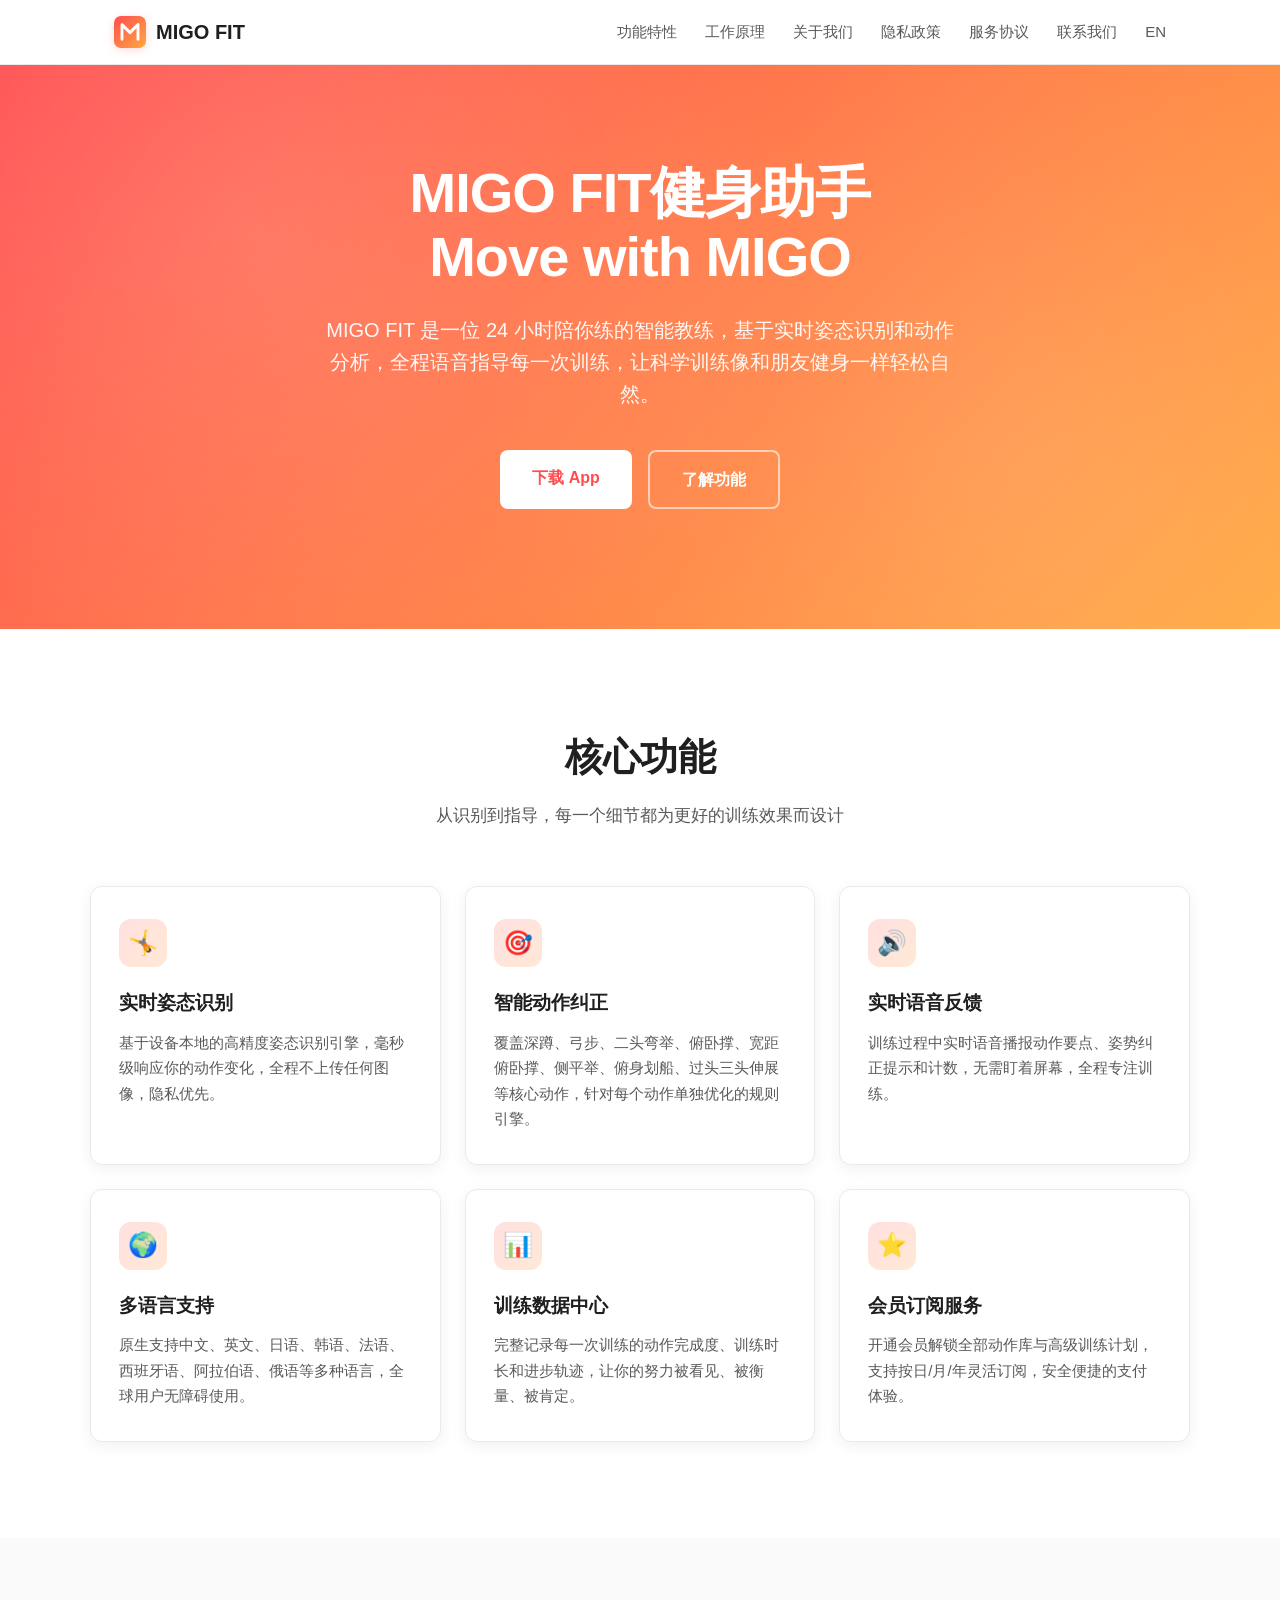
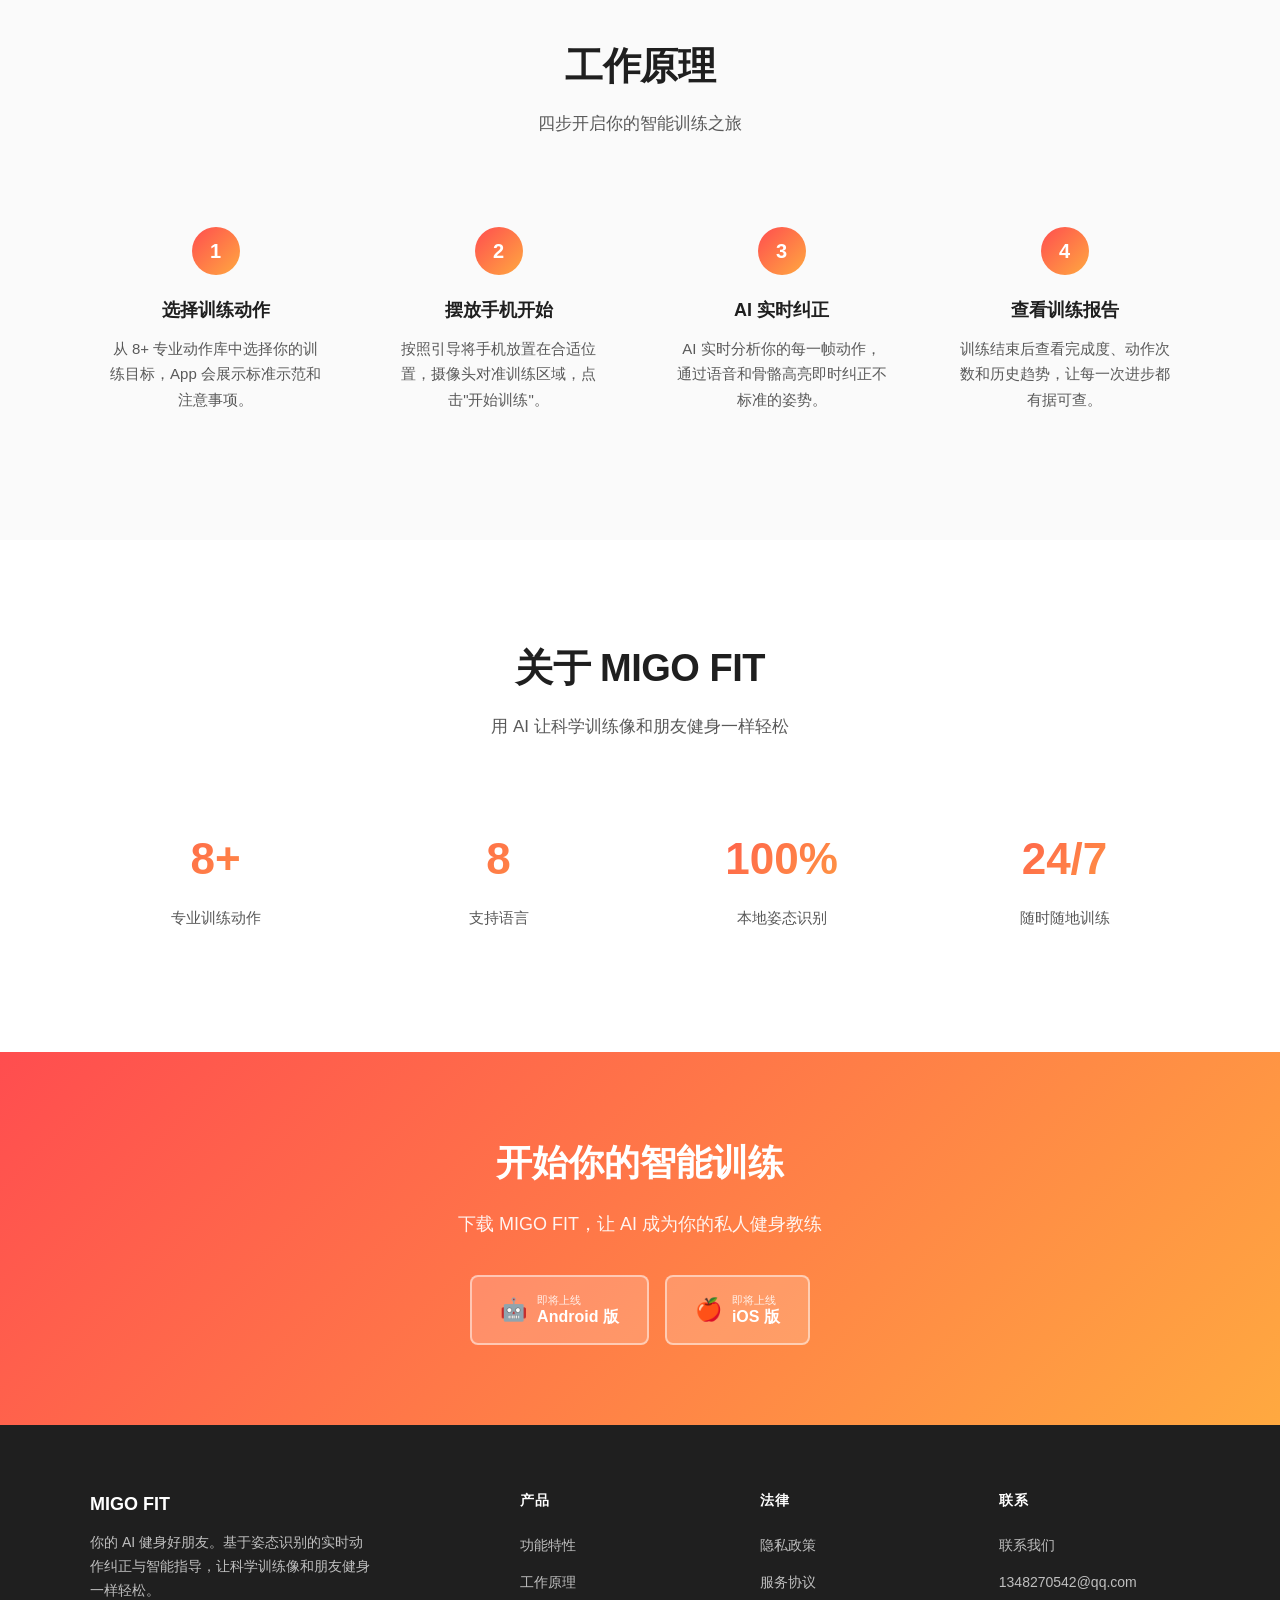
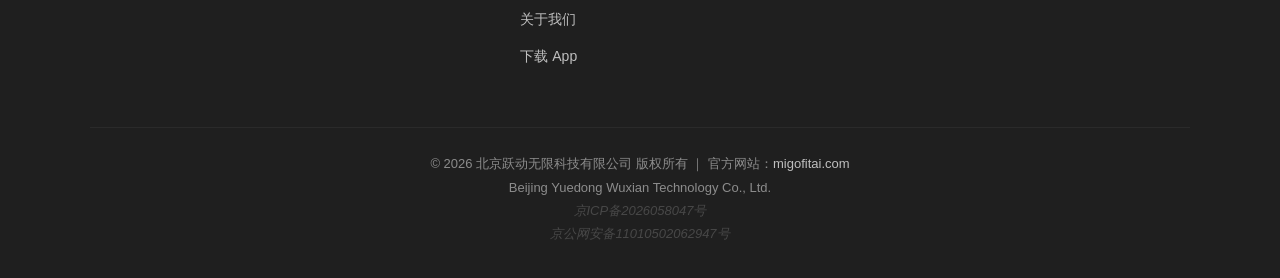
<file: index.html>
<!DOCTYPE html>
<html lang="zh-CN">
<head>
  <meta charset="UTF-8" />
  <meta name="viewport" content="width=device-width, initial-scale=1.0" />
  <meta name="description" content="MIGO FIT — 你的 AI 健身好朋友。基于姿态识别的实时动作纠正与语音指导，让科学训练像和朋友健身一样轻松自然。" />
  <meta name="robots" content="index, follow" />
  <link rel="canonical" href="https://migofitai.com/" />
  <!-- Open Graph -->
  <meta property="og:type" content="website" />
  <meta property="og:title" content="MIGO FIT — 你的 AI 健身好朋友" />
  <meta property="og:description" content="基于姿态识别的实时动作纠正与语音指导，让科学训练像和朋友健身一样轻松自然。" />
  <meta property="og:url" content="https://migofitai.com/" />
  <meta property="og:image" content="https://migofitai.com/assets/logo.svg" />
  <meta property="og:site_name" content="MIGO FIT" />
  <title>MIGO FIT — 你的 AI 健身好朋友</title>
  <link rel="icon" type="image/svg+xml" href="assets/favicon.svg" />
  <link rel="stylesheet" href="assets/style.css" />
</head>
<body>

  <!-- Header -->
  <header class="site-header">
    <nav class="nav">
      <a class="nav-brand" href="index.html">
        <img class="logo-svg" src="assets/logo.svg" alt="MIGO FIT Logo" width="32" height="32" />
        <span>MIGO FIT</span>
      </a>
      <!-- 纯 CSS 汉堡菜单：checkbox hack，无需 JS -->
      <input type="checkbox" id="nav-toggle" class="nav-toggle" aria-hidden="true" />
      <label for="nav-toggle" class="nav-hamburger" aria-label="打开导航菜单">
        <span></span>
        <span></span>
        <span></span>
      </label>
      <ul class="nav-links">
        <li><a href="#features">功能特性</a></li>
        <li><a href="#how-it-works">工作原理</a></li>
        <li><a href="#about">关于我们</a></li>
        <li><a href="privacy.html">隐私政策</a></li>
        <li><a href="terms.html">服务协议</a></li>
        <li><a href="contact.html">联系我们</a></li>
        <li><a href="en/index.html" title="Switch to English">EN</a></li>
      </ul>
    </nav>
  </header>

  <!-- Hero -->
  <section class="hero">
    <div class="hero-inner">
      <h1>MIGO FIT健身助手<br />Move with MIGO</h1>
      <p>MIGO FIT 是一位 24 小时陪你练的智能教练，基于实时姿态识别和动作分析，全程语音指导每一次训练，让科学训练像和朋友健身一样轻松自然。</p>
      <div class="hero-cta">
        <a class="btn btn-primary" href="#download">下载 App</a>
        <a class="btn btn-outline" href="#features">了解功能</a>
      </div>
    </div>
  </section>

  <!-- Features -->
  <section id="features" class="section">
    <div class="section-inner">
      <div class="section-title">
        <h2>核心功能</h2>
        <p>从识别到指导，每一个细节都为更好的训练效果而设计</p>
      </div>
      <div class="features-grid">

        <div class="feature-card">
          <div class="feature-icon">🤸</div>
          <h3>实时姿态识别</h3>
          <p>基于设备本地的高精度姿态识别引擎，毫秒级响应你的动作变化，全程不上传任何图像，隐私优先。</p>
        </div>

        <div class="feature-card">
          <div class="feature-icon">🎯</div>
          <h3>智能动作纠正</h3>
          <p>覆盖深蹲、弓步、二头弯举、俯卧撑、宽距俯卧撑、侧平举、俯身划船、过头三头伸展等核心动作，针对每个动作单独优化的规则引擎。</p>
        </div>

        <div class="feature-card">
          <div class="feature-icon">🔊</div>
          <h3>实时语音反馈</h3>
          <p>训练过程中实时语音播报动作要点、姿势纠正提示和计数，无需盯着屏幕，全程专注训练。</p>
        </div>

        <div class="feature-card">
          <div class="feature-icon">🌍</div>
          <h3>多语言支持</h3>
          <p>原生支持中文、英文、日语、韩语、法语、西班牙语、阿拉伯语、俄语等多种语言，全球用户无障碍使用。</p>
        </div>

        <div class="feature-card">
          <div class="feature-icon">📊</div>
          <h3>训练数据中心</h3>
          <p>完整记录每一次训练的动作完成度、训练时长和进步轨迹，让你的努力被看见、被衡量、被肯定。</p>
        </div>

        <div class="feature-card">
          <div class="feature-icon">⭐</div>
          <h3>会员订阅服务</h3>
          <p>开通会员解锁全部动作库与高级训练计划，支持按日/月/年灵活订阅，安全便捷的支付体验。</p>
        </div>

      </div>
    </div>
  </section>

  <!-- How It Works -->
  <section id="how-it-works" class="section section-soft">
    <div class="section-inner">
      <div class="section-title">
        <h2>工作原理</h2>
        <p>四步开启你的智能训练之旅</p>
      </div>
      <div class="steps-grid">

        <div class="step-card">
          <div class="step-num">1</div>
          <h3>选择训练动作</h3>
          <p>从 8+ 专业动作库中选择你的训练目标，App 会展示标准示范和注意事项。</p>
        </div>

        <div class="step-card">
          <div class="step-num">2</div>
          <h3>摆放手机开始</h3>
          <p>按照引导将手机放置在合适位置，摄像头对准训练区域，点击"开始训练"。</p>
        </div>

        <div class="step-card">
          <div class="step-num">3</div>
          <h3>AI 实时纠正</h3>
          <p>AI 实时分析你的每一帧动作，通过语音和骨骼高亮即时纠正不标准的姿势。</p>
        </div>

        <div class="step-card">
          <div class="step-num">4</div>
          <h3>查看训练报告</h3>
          <p>训练结束后查看完成度、动作次数和历史趋势，让每一次进步都有据可查。</p>
        </div>

      </div>
    </div>
  </section>

  <!-- About / Stats -->
  <section id="about" class="section">
    <div class="section-inner">
      <div class="section-title">
        <h2>关于 MIGO FIT</h2>
        <p>用 AI 让科学训练像和朋友健身一样轻松</p>
      </div>
      <div class="about-grid">
        <div class="stat">
          <span class="stat-num">8+</span>
          <span class="stat-label">专业训练动作</span>
        </div>
        <div class="stat">
          <span class="stat-num">8</span>
          <span class="stat-label">支持语言</span>
        </div>
        <div class="stat">
          <span class="stat-num">100%</span>
          <span class="stat-label">本地姿态识别</span>
        </div>
        <div class="stat">
          <span class="stat-num">24/7</span>
          <span class="stat-label">随时随地训练</span>
        </div>
      </div>
    </div>
  </section>

  <!-- Download CTA -->
  <section id="download" class="download-section">
    <h2>开始你的智能训练</h2>
    <p>下载 MIGO FIT，让 AI 成为你的私人健身教练</p>
    <div class="download-badges">
      <!-- 应用上架后替换为真实链接 -->
      <a class="badge-btn" href="contact.html" title="Android 版即将上线">
        <span class="badge-icon">🤖</span>
        <span class="badge-label">
          <span class="badge-small">即将上线</span>
          Android 版
        </span>
      </a>
      <a class="badge-btn" href="contact.html" title="iOS 版即将上线">
        <span class="badge-icon">🍎</span>
        <span class="badge-label">
          <span class="badge-small">即将上线</span>
          iOS 版
        </span>
      </a>
    </div>
  </section>

  <!-- Footer -->
  <footer class="site-footer">
    <div class="footer-inner">
      <div class="footer-grid">

        <div class="footer-brand">
          <h3>MIGO FIT</h3>
          <p>你的 AI 健身好朋友。基于姿态识别的实时动作纠正与智能指导，让科学训练像和朋友健身一样轻松。</p>
        </div>

        <div class="footer-col">
          <h4>产品</h4>
          <ul>
            <li><a href="#features">功能特性</a></li>
            <li><a href="#how-it-works">工作原理</a></li>
            <li><a href="#about">关于我们</a></li>
            <li><a href="#download">下载 App</a></li>
          </ul>
        </div>

        <div class="footer-col">
          <h4>法律</h4>
          <ul>
            <li><a href="privacy.html">隐私政策</a></li>
            <li><a href="terms.html">服务协议</a></li>
          </ul>
        </div>

        <div class="footer-col">
          <h4>联系</h4>
          <ul>
            <li><a href="contact.html">联系我们</a></li>
            <li><a href="mailto:1348270542@qq.com">1348270542@qq.com</a></li>
          </ul>
        </div>

      </div>

      <div class="footer-bottom">
        <p>© 2026 北京跃动无限科技有限公司 版权所有 ｜ 官方网站：<a href="https://migofitai.com">migofitai.com</a></p>
        <p>Beijing Yuedong Wuxian Technology Co., Ltd.</p>
        <!-- 备案通过后：把下面 <span> 替换成 <a href="https://beian.miit.gov.cn" target="_blank" rel="noopener">京ICP备2026XXXXXX号</a> -->
        <p><span class="icp-placeholder">京ICP备2026058047号</span></p>
        <!-- 公安备案通过后：把下面 <span> 替换成 <a href="https://beian.mps.gov.cn/#/query/webSearch?code=11XXXXXXXX" target="_blank" rel="noopener">京公网安备 11XXXXXXXX 号</a> -->
        <p><span class="icp-placeholder">京公网安备11010502062947号</span></p>
      </div>
    </div>
  </footer>

</body>
</html>
</file>
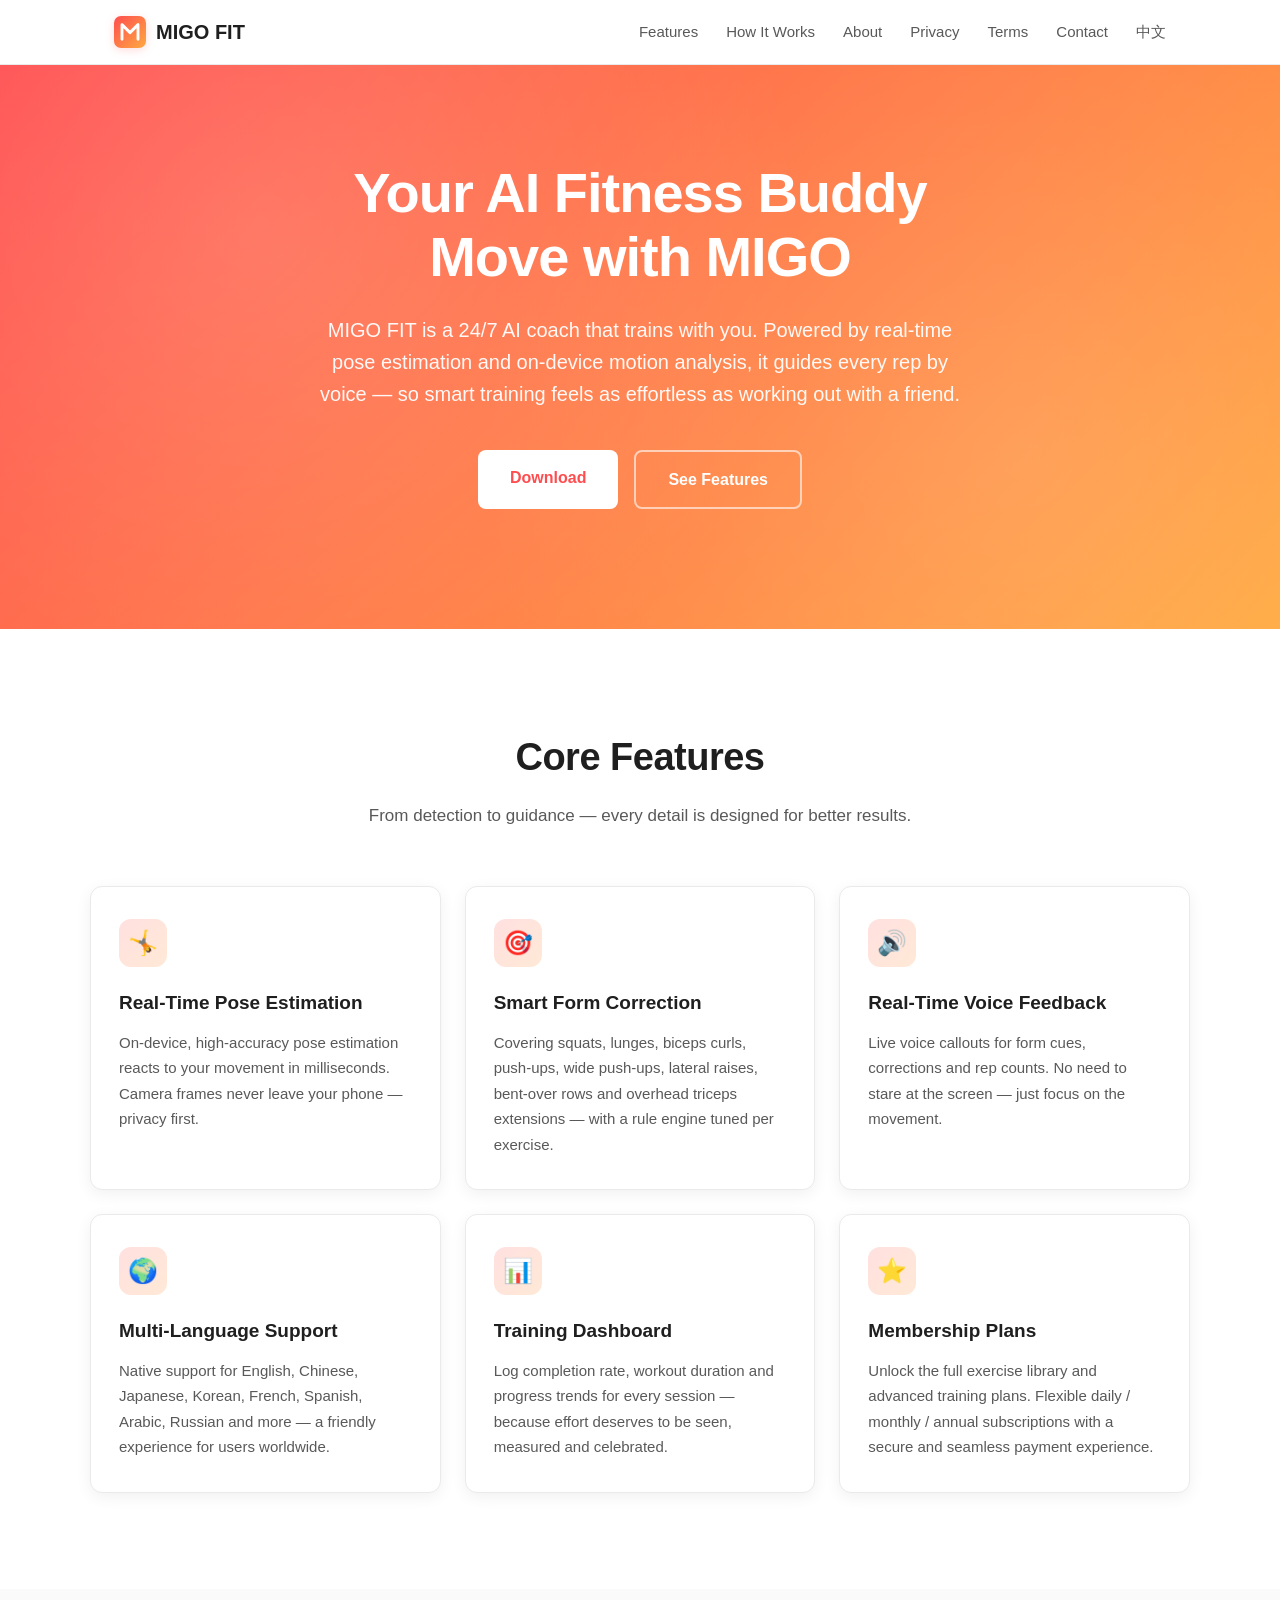
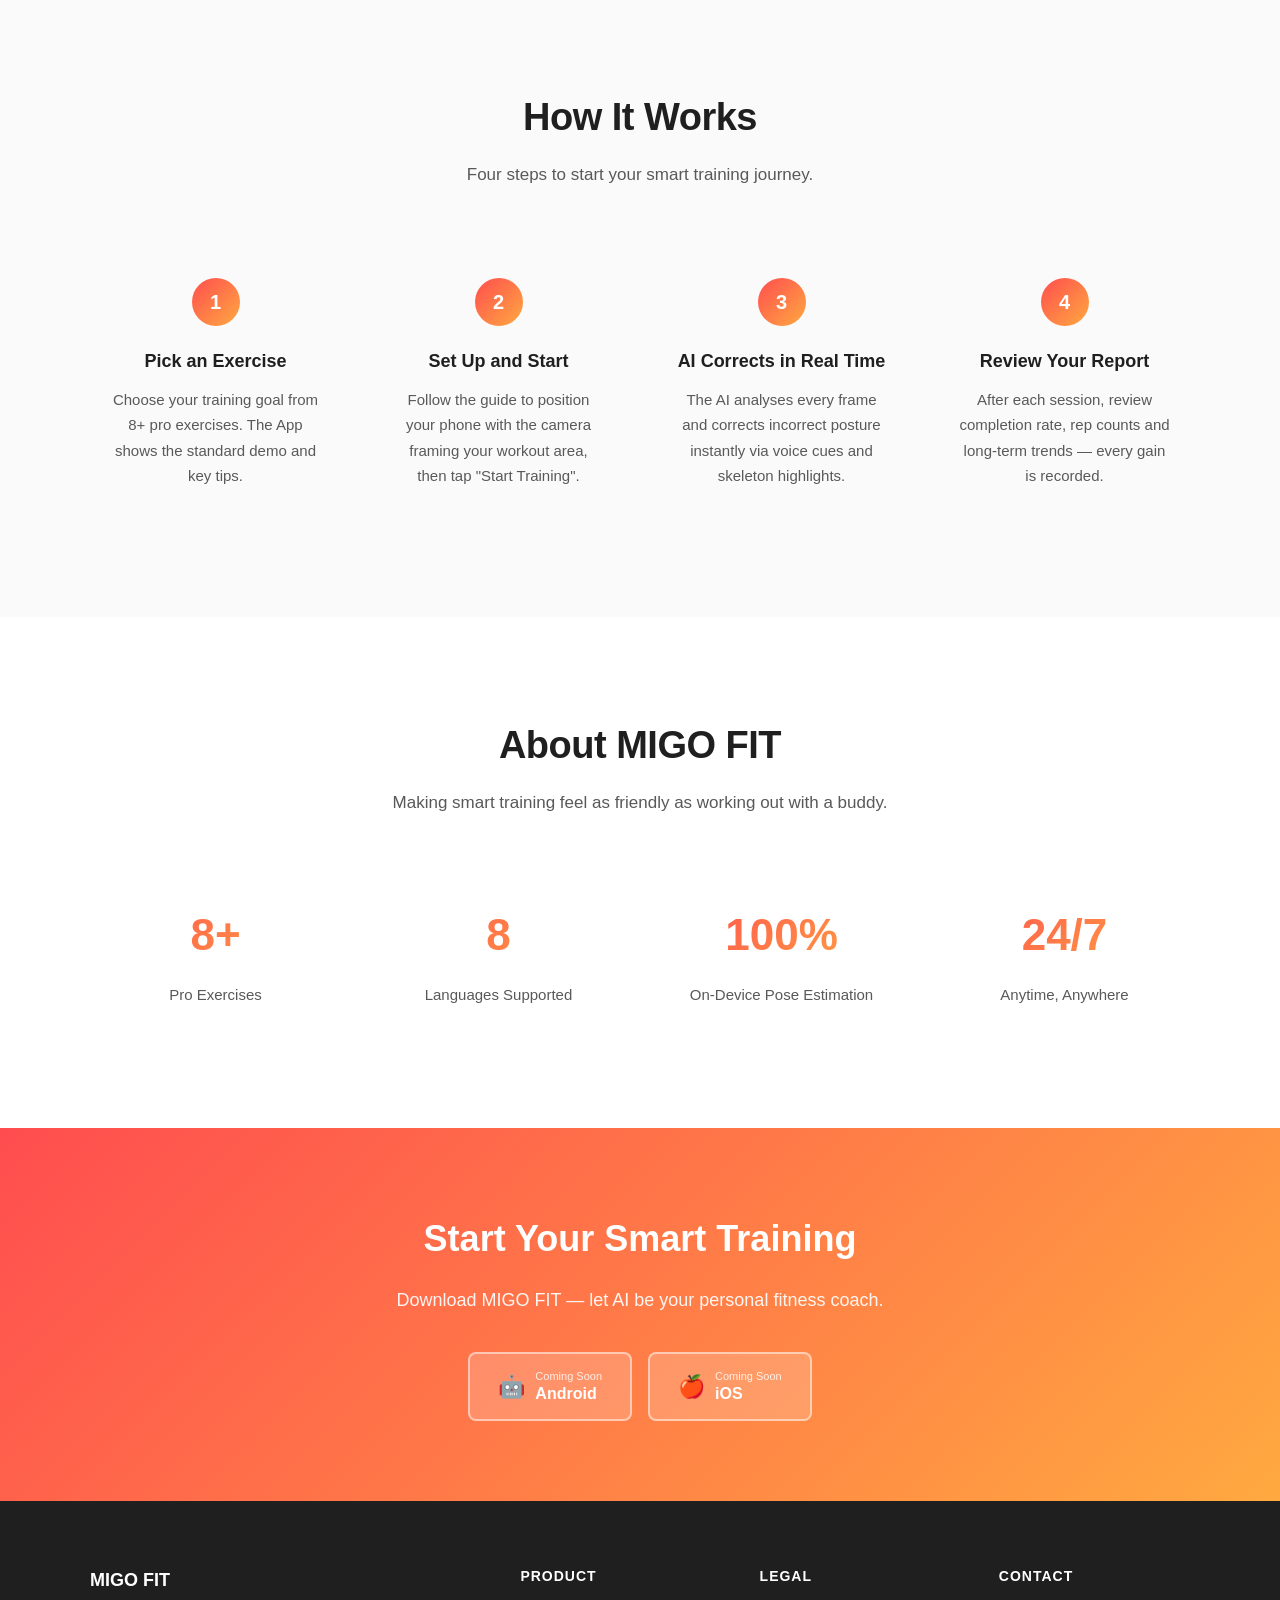
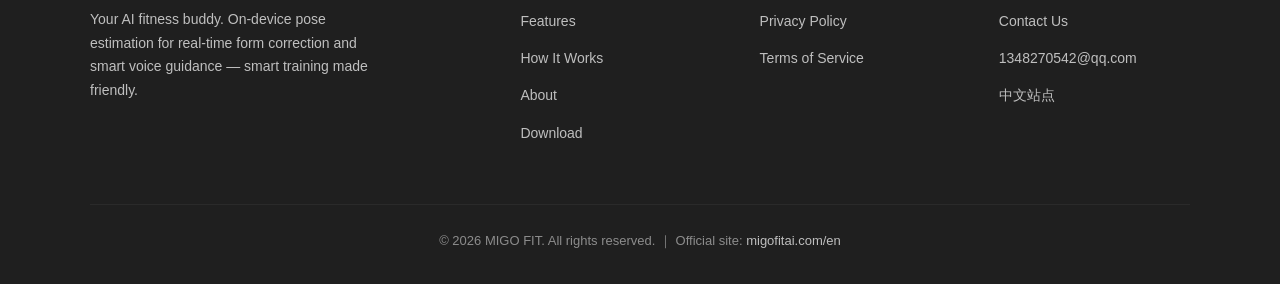
<file: en/index.html>
<!DOCTYPE html>
<html lang="en">
<head>
  <meta charset="UTF-8" />
  <meta name="viewport" content="width=device-width, initial-scale=1.0" />
  <meta name="description" content="MIGO FIT — Your AI fitness buddy. On-device pose estimation for real-time form correction and voice coaching. Train smarter, wherever you are." />
  <meta name="robots" content="index, follow" />
  <link rel="canonical" href="https://migofitai.com/en/" />
  <link rel="alternate" hreflang="en" href="https://migofitai.com/en/" />
  <link rel="alternate" hreflang="zh-CN" href="https://migofitai.com/" />
  <link rel="alternate" hreflang="x-default" href="https://migofitai.com/" />
  <!-- Open Graph -->
  <meta property="og:type" content="website" />
  <meta property="og:title" content="MIGO FIT — Your AI Fitness Buddy" />
  <meta property="og:description" content="On-device pose estimation for real-time form correction and voice coaching. Train smarter, wherever you are." />
  <meta property="og:url" content="https://migofitai.com/en/" />
  <meta property="og:image" content="https://migofitai.com/assets/logo.svg" />
  <meta property="og:site_name" content="MIGO FIT" />
  <title>MIGO FIT — Your AI Fitness Buddy</title>
  <link rel="icon" type="image/svg+xml" href="../assets/favicon.svg" />
  <link rel="stylesheet" href="../assets/style.css" />
</head>
<body>

  <!-- Header -->
  <header class="site-header">
    <nav class="nav">
      <a class="nav-brand" href="index.html">
        <img class="logo-svg" src="../assets/logo.svg" alt="MIGO FIT Logo" width="32" height="32" />
        <span>MIGO FIT</span>
      </a>
      <input type="checkbox" id="nav-toggle" class="nav-toggle" aria-hidden="true" />
      <label for="nav-toggle" class="nav-hamburger" aria-label="Toggle navigation">
        <span></span>
        <span></span>
        <span></span>
      </label>
      <ul class="nav-links">
        <li><a href="#features">Features</a></li>
        <li><a href="#how-it-works">How It Works</a></li>
        <li><a href="#about">About</a></li>
        <li><a href="privacy.html">Privacy</a></li>
        <li><a href="terms.html">Terms</a></li>
        <li><a href="contact.html">Contact</a></li>
        <li><a href="../index.html" title="切换到中文">中文</a></li>
      </ul>
    </nav>
  </header>

  <!-- Hero -->
  <section class="hero">
    <div class="hero-inner">
      <h1>Your AI Fitness Buddy<br />Move with MIGO</h1>
      <p>MIGO FIT is a 24/7 AI coach that trains with you. Powered by real-time pose estimation and on-device motion analysis, it guides every rep by voice — so smart training feels as effortless as working out with a friend.</p>
      <div class="hero-cta">
        <a class="btn btn-primary" href="#download">Download</a>
        <a class="btn btn-outline" href="#features">See Features</a>
      </div>
    </div>
  </section>

  <!-- Features -->
  <section id="features" class="section">
    <div class="section-inner">
      <div class="section-title">
        <h2>Core Features</h2>
        <p>From detection to guidance — every detail is designed for better results.</p>
      </div>
      <div class="features-grid">

        <div class="feature-card">
          <div class="feature-icon">🤸</div>
          <h3>Real-Time Pose Estimation</h3>
          <p>On-device, high-accuracy pose estimation reacts to your movement in milliseconds. Camera frames never leave your phone — privacy first.</p>
        </div>

        <div class="feature-card">
          <div class="feature-icon">🎯</div>
          <h3>Smart Form Correction</h3>
          <p>Covering squats, lunges, biceps curls, push-ups, wide push-ups, lateral raises, bent-over rows and overhead triceps extensions — with a rule engine tuned per exercise.</p>
        </div>

        <div class="feature-card">
          <div class="feature-icon">🔊</div>
          <h3>Real-Time Voice Feedback</h3>
          <p>Live voice callouts for form cues, corrections and rep counts. No need to stare at the screen — just focus on the movement.</p>
        </div>

        <div class="feature-card">
          <div class="feature-icon">🌍</div>
          <h3>Multi-Language Support</h3>
          <p>Native support for English, Chinese, Japanese, Korean, French, Spanish, Arabic, Russian and more — a friendly experience for users worldwide.</p>
        </div>

        <div class="feature-card">
          <div class="feature-icon">📊</div>
          <h3>Training Dashboard</h3>
          <p>Log completion rate, workout duration and progress trends for every session — because effort deserves to be seen, measured and celebrated.</p>
        </div>

        <div class="feature-card">
          <div class="feature-icon">⭐</div>
          <h3>Membership Plans</h3>
          <p>Unlock the full exercise library and advanced training plans. Flexible daily / monthly / annual subscriptions with a secure and seamless payment experience.</p>
        </div>

      </div>
    </div>
  </section>

  <!-- How It Works -->
  <section id="how-it-works" class="section section-soft">
    <div class="section-inner">
      <div class="section-title">
        <h2>How It Works</h2>
        <p>Four steps to start your smart training journey.</p>
      </div>
      <div class="steps-grid">

        <div class="step-card">
          <div class="step-num">1</div>
          <h3>Pick an Exercise</h3>
          <p>Choose your training goal from 8+ pro exercises. The App shows the standard demo and key tips.</p>
        </div>

        <div class="step-card">
          <div class="step-num">2</div>
          <h3>Set Up and Start</h3>
          <p>Follow the guide to position your phone with the camera framing your workout area, then tap "Start Training".</p>
        </div>

        <div class="step-card">
          <div class="step-num">3</div>
          <h3>AI Corrects in Real Time</h3>
          <p>The AI analyses every frame and corrects incorrect posture instantly via voice cues and skeleton highlights.</p>
        </div>

        <div class="step-card">
          <div class="step-num">4</div>
          <h3>Review Your Report</h3>
          <p>After each session, review completion rate, rep counts and long-term trends — every gain is recorded.</p>
        </div>

      </div>
    </div>
  </section>

  <!-- About / Stats -->
  <section id="about" class="section">
    <div class="section-inner">
      <div class="section-title">
        <h2>About MIGO FIT</h2>
        <p>Making smart training feel as friendly as working out with a buddy.</p>
      </div>
      <div class="about-grid">
        <div class="stat">
          <span class="stat-num">8+</span>
          <span class="stat-label">Pro Exercises</span>
        </div>
        <div class="stat">
          <span class="stat-num">8</span>
          <span class="stat-label">Languages Supported</span>
        </div>
        <div class="stat">
          <span class="stat-num">100%</span>
          <span class="stat-label">On-Device Pose Estimation</span>
        </div>
        <div class="stat">
          <span class="stat-num">24/7</span>
          <span class="stat-label">Anytime, Anywhere</span>
        </div>
      </div>
    </div>
  </section>

  <!-- Download CTA -->
  <section id="download" class="download-section">
    <h2>Start Your Smart Training</h2>
    <p>Download MIGO FIT — let AI be your personal fitness coach.</p>
    <div class="download-badges">
      <!-- Replace with real links once the apps are published -->
      <a class="badge-btn" href="contact.html" title="Android version coming soon">
        <span class="badge-icon">🤖</span>
        <span class="badge-label">
          <span class="badge-small">Coming Soon</span>
          Android
        </span>
      </a>
      <a class="badge-btn" href="contact.html" title="iOS version coming soon">
        <span class="badge-icon">🍎</span>
        <span class="badge-label">
          <span class="badge-small">Coming Soon</span>
          iOS
        </span>
      </a>
    </div>
  </section>

  <!-- Footer -->
  <footer class="site-footer">
    <div class="footer-inner">
      <div class="footer-grid">

        <div class="footer-brand">
          <h3>MIGO FIT</h3>
          <p>Your AI fitness buddy. On-device pose estimation for real-time form correction and smart voice guidance — smart training made friendly.</p>
        </div>

        <div class="footer-col">
          <h4>Product</h4>
          <ul>
            <li><a href="#features">Features</a></li>
            <li><a href="#how-it-works">How It Works</a></li>
            <li><a href="#about">About</a></li>
            <li><a href="#download">Download</a></li>
          </ul>
        </div>

        <div class="footer-col">
          <h4>Legal</h4>
          <ul>
            <li><a href="privacy.html">Privacy Policy</a></li>
            <li><a href="terms.html">Terms of Service</a></li>
          </ul>
        </div>

        <div class="footer-col">
          <h4>Contact</h4>
          <ul>
            <li><a href="contact.html">Contact Us</a></li>
            <li><a href="mailto:1348270542@qq.com">1348270542@qq.com</a></li>
            <li><a href="../index.html">中文站点</a></li>
          </ul>
        </div>

      </div>

      <div class="footer-bottom">
        <p>© 2026 MIGO FIT. All rights reserved. ｜ Official site: <a href="https://migofitai.com/en/">migofitai.com/en</a></p>
      </div>
    </div>
  </footer>

</body>
</html>
</file>
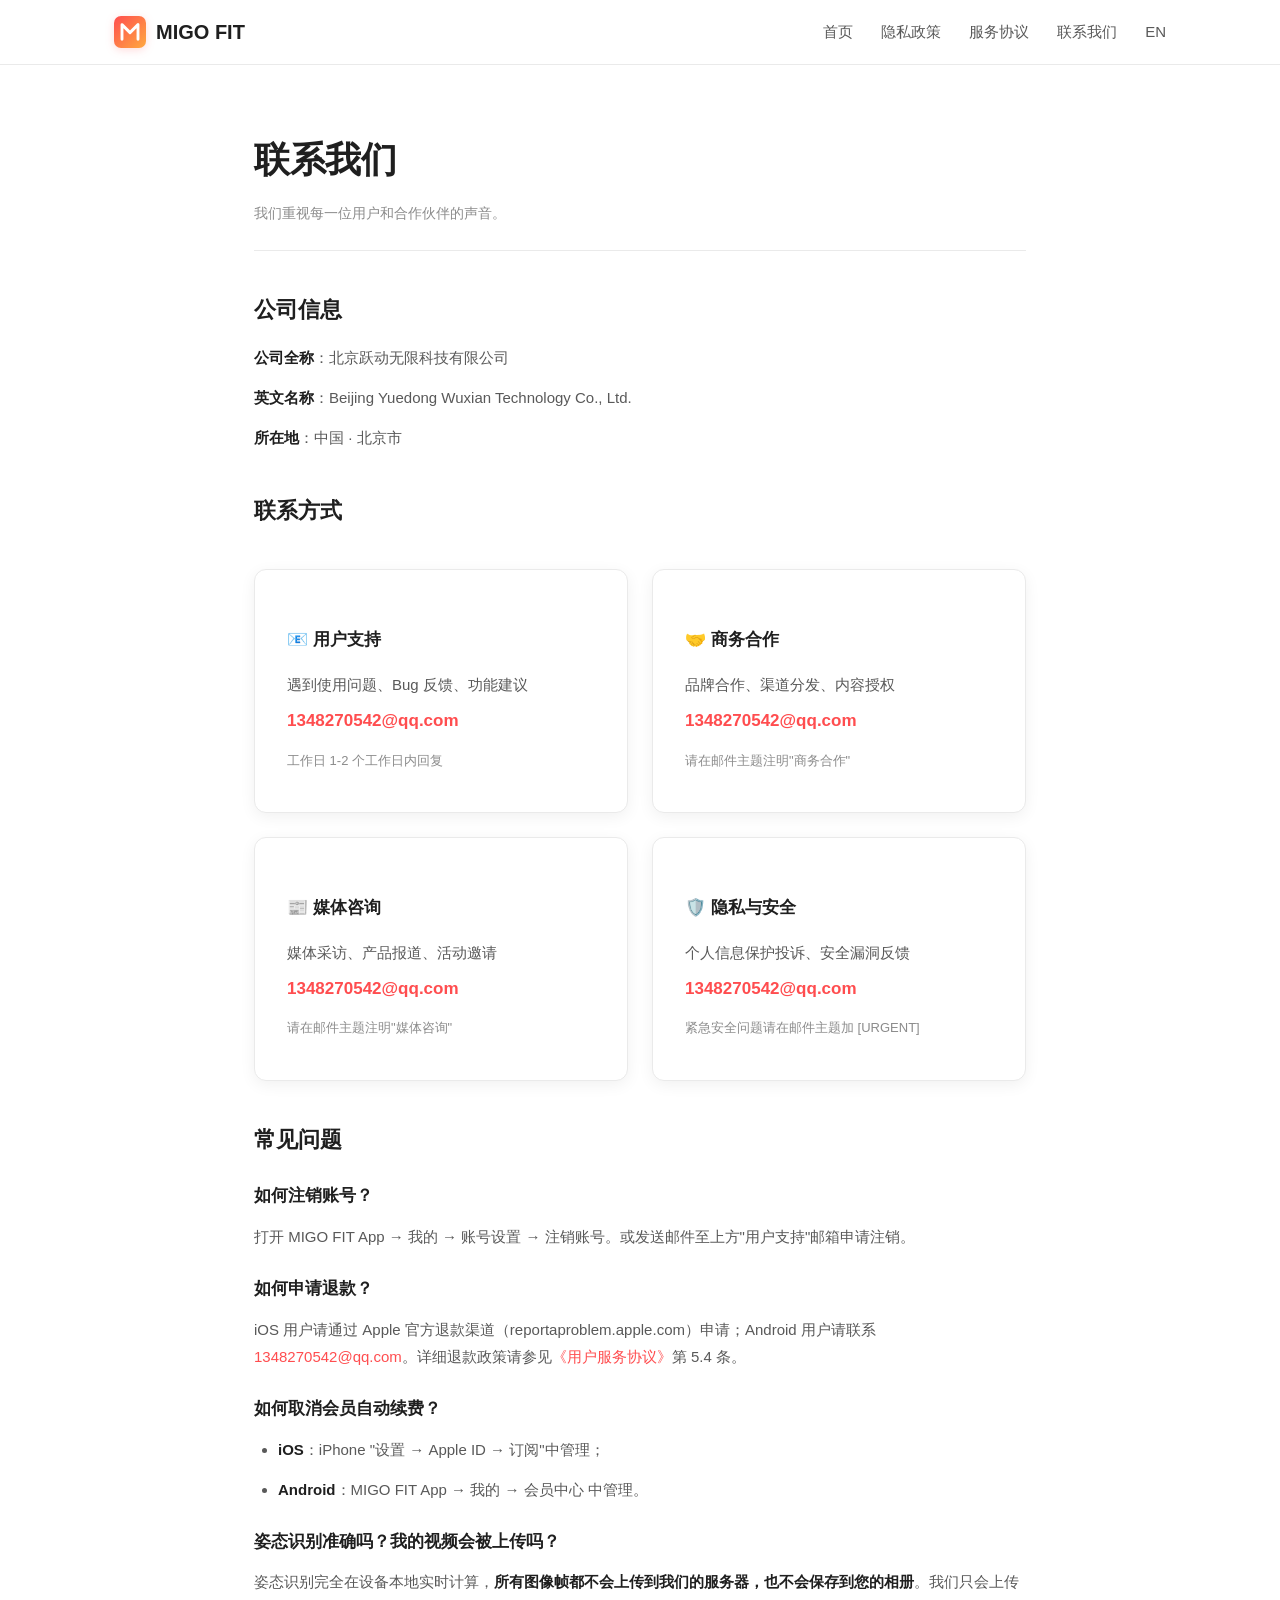
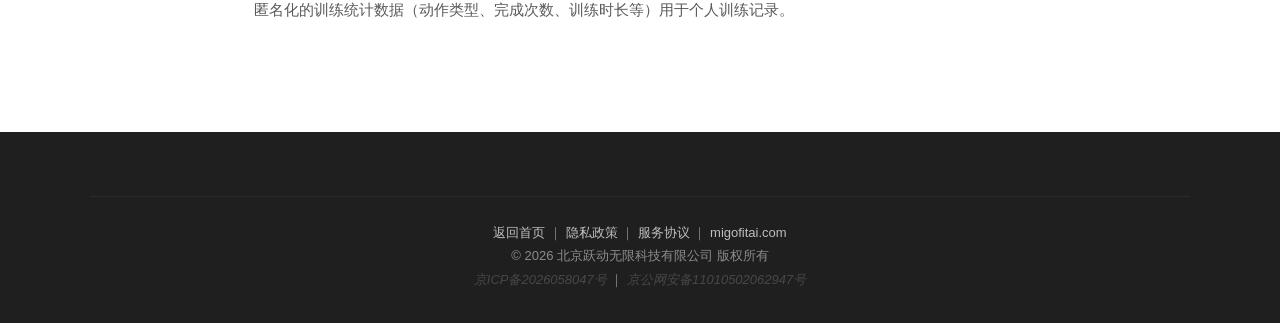
<file: contact.html>
<!DOCTYPE html>
<html lang="zh-CN">
<head>
  <meta charset="UTF-8" />
  <meta name="viewport" content="width=device-width, initial-scale=1.0" />
  <meta name="description" content="联系 MIGO FIT 团队：用户支持、商务合作、媒体咨询。" />
  <meta name="robots" content="index, follow" />
  <link rel="canonical" href="https://migofitai.com/contact.html" />
  <!-- Open Graph -->
  <meta property="og:type" content="website" />
  <meta property="og:title" content="联系我们 — MIGO FIT" />
  <meta property="og:description" content="联系 MIGO FIT 团队：用户支持、商务合作、媒体咨询。" />
  <meta property="og:url" content="https://migofitai.com/contact.html" />
  <meta property="og:image" content="https://migofitai.com/assets/logo.svg" />
  <meta property="og:site_name" content="MIGO FIT" />
  <title>联系我们 — MIGO FIT</title>
  <link rel="icon" type="image/svg+xml" href="assets/favicon.svg" />
  <link rel="stylesheet" href="assets/style.css" />
</head>
<body>

  <header class="site-header">
    <nav class="nav">
      <a class="nav-brand" href="index.html">
        <img class="logo-svg" src="assets/logo.svg" alt="MIGO FIT Logo" width="32" height="32" />
        <span>MIGO FIT</span>
      </a>
      <input type="checkbox" id="nav-toggle" class="nav-toggle" aria-hidden="true" />
      <label for="nav-toggle" class="nav-hamburger" aria-label="打开导航菜单">
        <span></span>
        <span></span>
        <span></span>
      </label>
      <ul class="nav-links">
        <li><a href="index.html">首页</a></li>
        <li><a href="privacy.html">隐私政策</a></li>
        <li><a href="terms.html">服务协议</a></li>
        <li><a href="contact.html">联系我们</a></li>
        <li><a href="en/contact.html" title="Switch to English">EN</a></li>
      </ul>
    </nav>
  </header>

  <main class="doc-page">
    <h1>联系我们</h1>
    <div class="doc-meta">
      我们重视每一位用户和合作伙伴的声音。
    </div>

    <h2>公司信息</h2>
    <p><strong>公司全称</strong>：北京跃动无限科技有限公司</p>
    <p><strong>英文名称</strong>：Beijing Yuedong Wuxian Technology Co., Ltd.</p>
    <p><strong>所在地</strong>：中国 · 北京市</p>

    <h2>联系方式</h2>
    <div class="contact-grid">

      <div class="contact-card">
        <h3>📧 用户支持</h3>
        <p>遇到使用问题、Bug 反馈、功能建议</p>
        <p class="contact-value"><a href="mailto:1348270542@qq.com">1348270542@qq.com</a></p>
        <p style="font-size: 13px; color: var(--color-text-tertiary); margin-top: 12px;">
          工作日 1-2 个工作日内回复
        </p>
      </div>

      <div class="contact-card">
        <h3>🤝 商务合作</h3>
        <p>品牌合作、渠道分发、内容授权</p>
        <p class="contact-value"><a href="mailto:1348270542@qq.com">1348270542@qq.com</a></p>
        <p style="font-size: 13px; color: var(--color-text-tertiary); margin-top: 12px;">
          请在邮件主题注明"商务合作"
        </p>
      </div>

      <div class="contact-card">
        <h3>📰 媒体咨询</h3>
        <p>媒体采访、产品报道、活动邀请</p>
        <p class="contact-value"><a href="mailto:1348270542@qq.com">1348270542@qq.com</a></p>
        <p style="font-size: 13px; color: var(--color-text-tertiary); margin-top: 12px;">
          请在邮件主题注明"媒体咨询"
        </p>
      </div>

      <div class="contact-card">
        <h3>🛡️ 隐私与安全</h3>
        <p>个人信息保护投诉、安全漏洞反馈</p>
        <p class="contact-value"><a href="mailto:1348270542@qq.com">1348270542@qq.com</a></p>
        <p style="font-size: 13px; color: var(--color-text-tertiary); margin-top: 12px;">
          紧急安全问题请在邮件主题加 [URGENT]
        </p>
      </div>

    </div>

    <h2>常见问题</h2>

    <h3>如何注销账号？</h3>
    <p>打开 MIGO FIT App → 我的 → 账号设置 → 注销账号。或发送邮件至上方"用户支持"邮箱申请注销。</p>

    <h3>如何申请退款？</h3>
    <p>iOS 用户请通过 Apple 官方退款渠道（reportaproblem.apple.com）申请；Android 用户请联系 <a href="mailto:1348270542@qq.com">1348270542@qq.com</a>。详细退款政策请参见<a href="terms.html#refund">《用户服务协议》</a>第 5.4 条。</p>

    <h3>如何取消会员自动续费？</h3>
    <ul>
      <li><strong>iOS</strong>：iPhone "设置 → Apple ID → 订阅"中管理；</li>
      <li><strong>Android</strong>：MIGO FIT App → 我的 → 会员中心 中管理。</li>
    </ul>

    <h3>姿态识别准确吗？我的视频会被上传吗？</h3>
    <p>姿态识别完全在设备本地实时计算，<strong>所有图像帧都不会上传到我们的服务器，也不会保存到您的相册</strong>。我们只会上传匿名化的训练统计数据（动作类型、完成次数、训练时长等）用于个人训练记录。</p>

  </main>

  <footer class="site-footer">
    <div class="footer-inner">
      <div class="footer-bottom">
        <p><a href="index.html">返回首页</a> ｜ <a href="privacy.html">隐私政策</a> ｜ <a href="terms.html">服务协议</a> ｜ <a href="https://migofitai.com">migofitai.com</a></p>
        <p>© 2026 北京跃动无限科技有限公司 版权所有</p>
        <!-- 备案通过后：把下面 <span> 替换成对应 <a> 链接 -->
        <p><span class="icp-placeholder">京ICP备2026058047号</span> ｜ <span class="icp-placeholder">京公网安备11010502062947号</span></p>
      </div>
    </div>
  </footer>

</body>
</html>
</file>
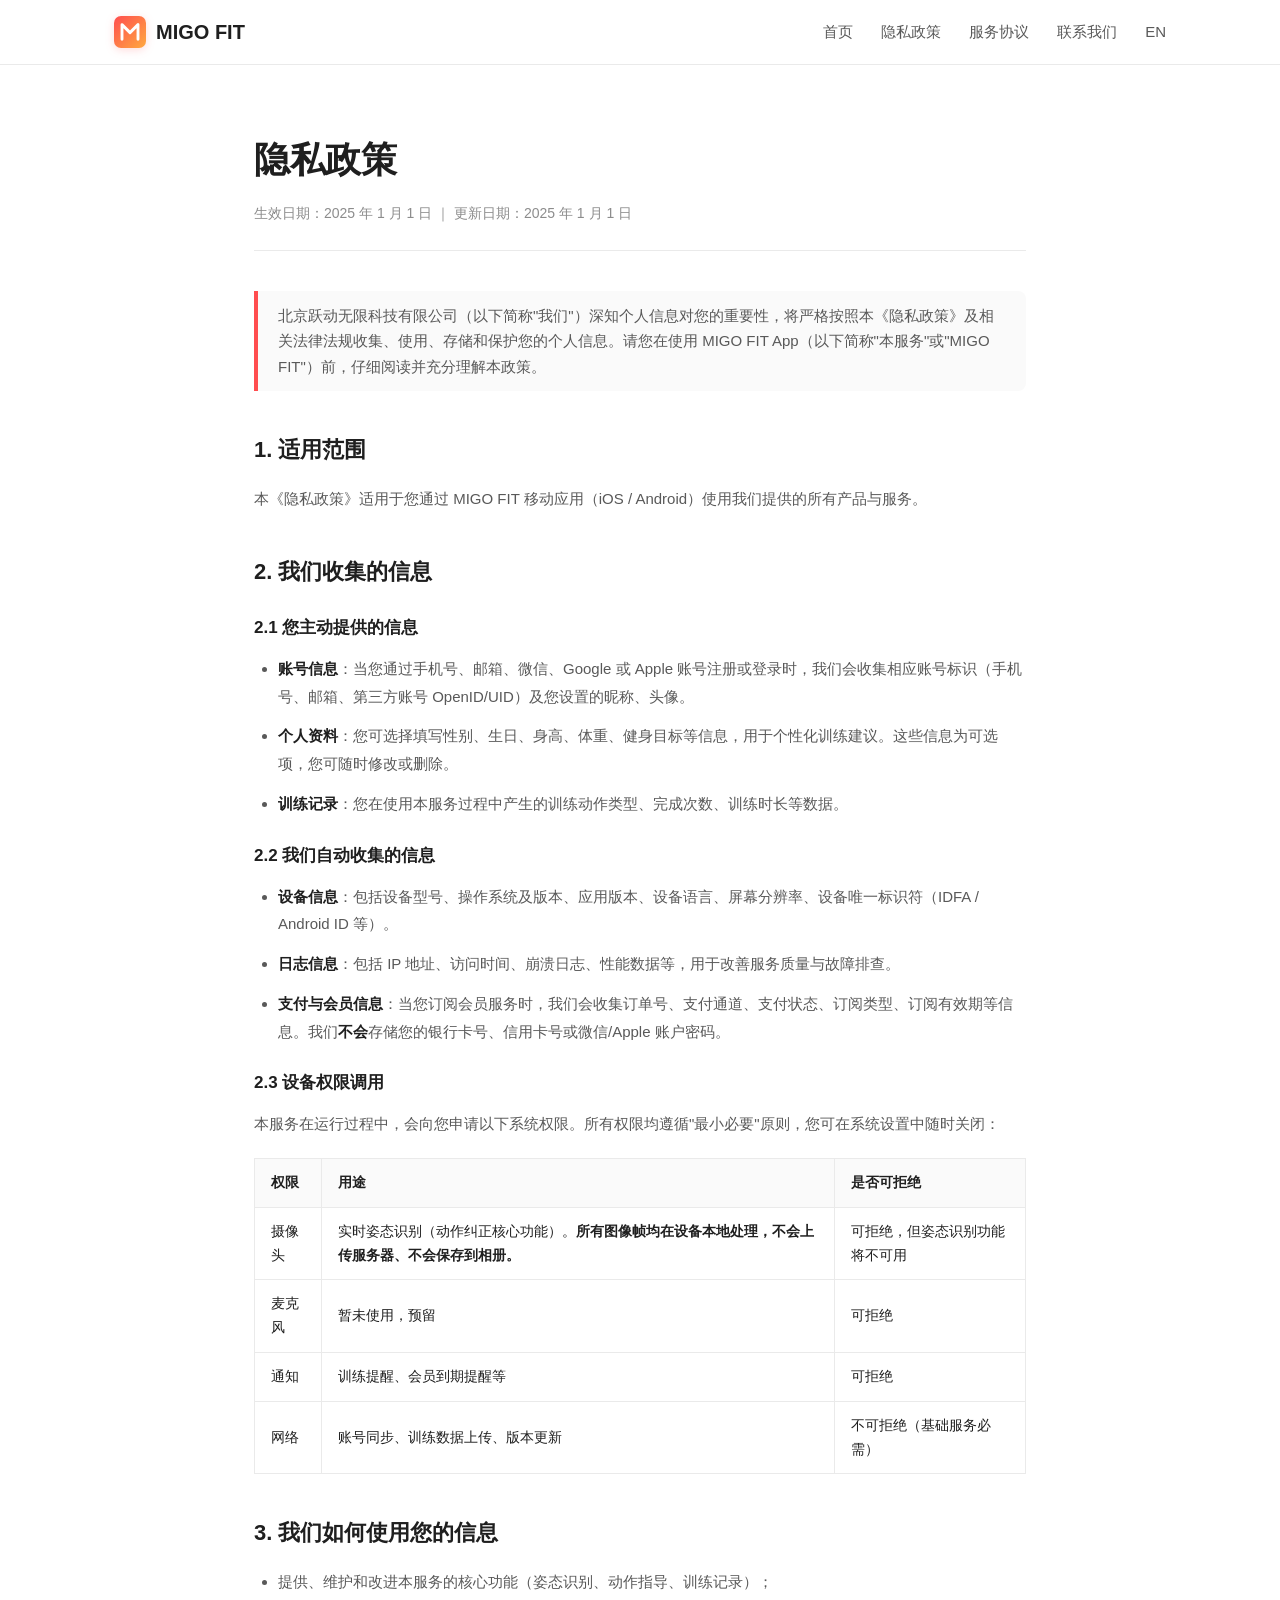
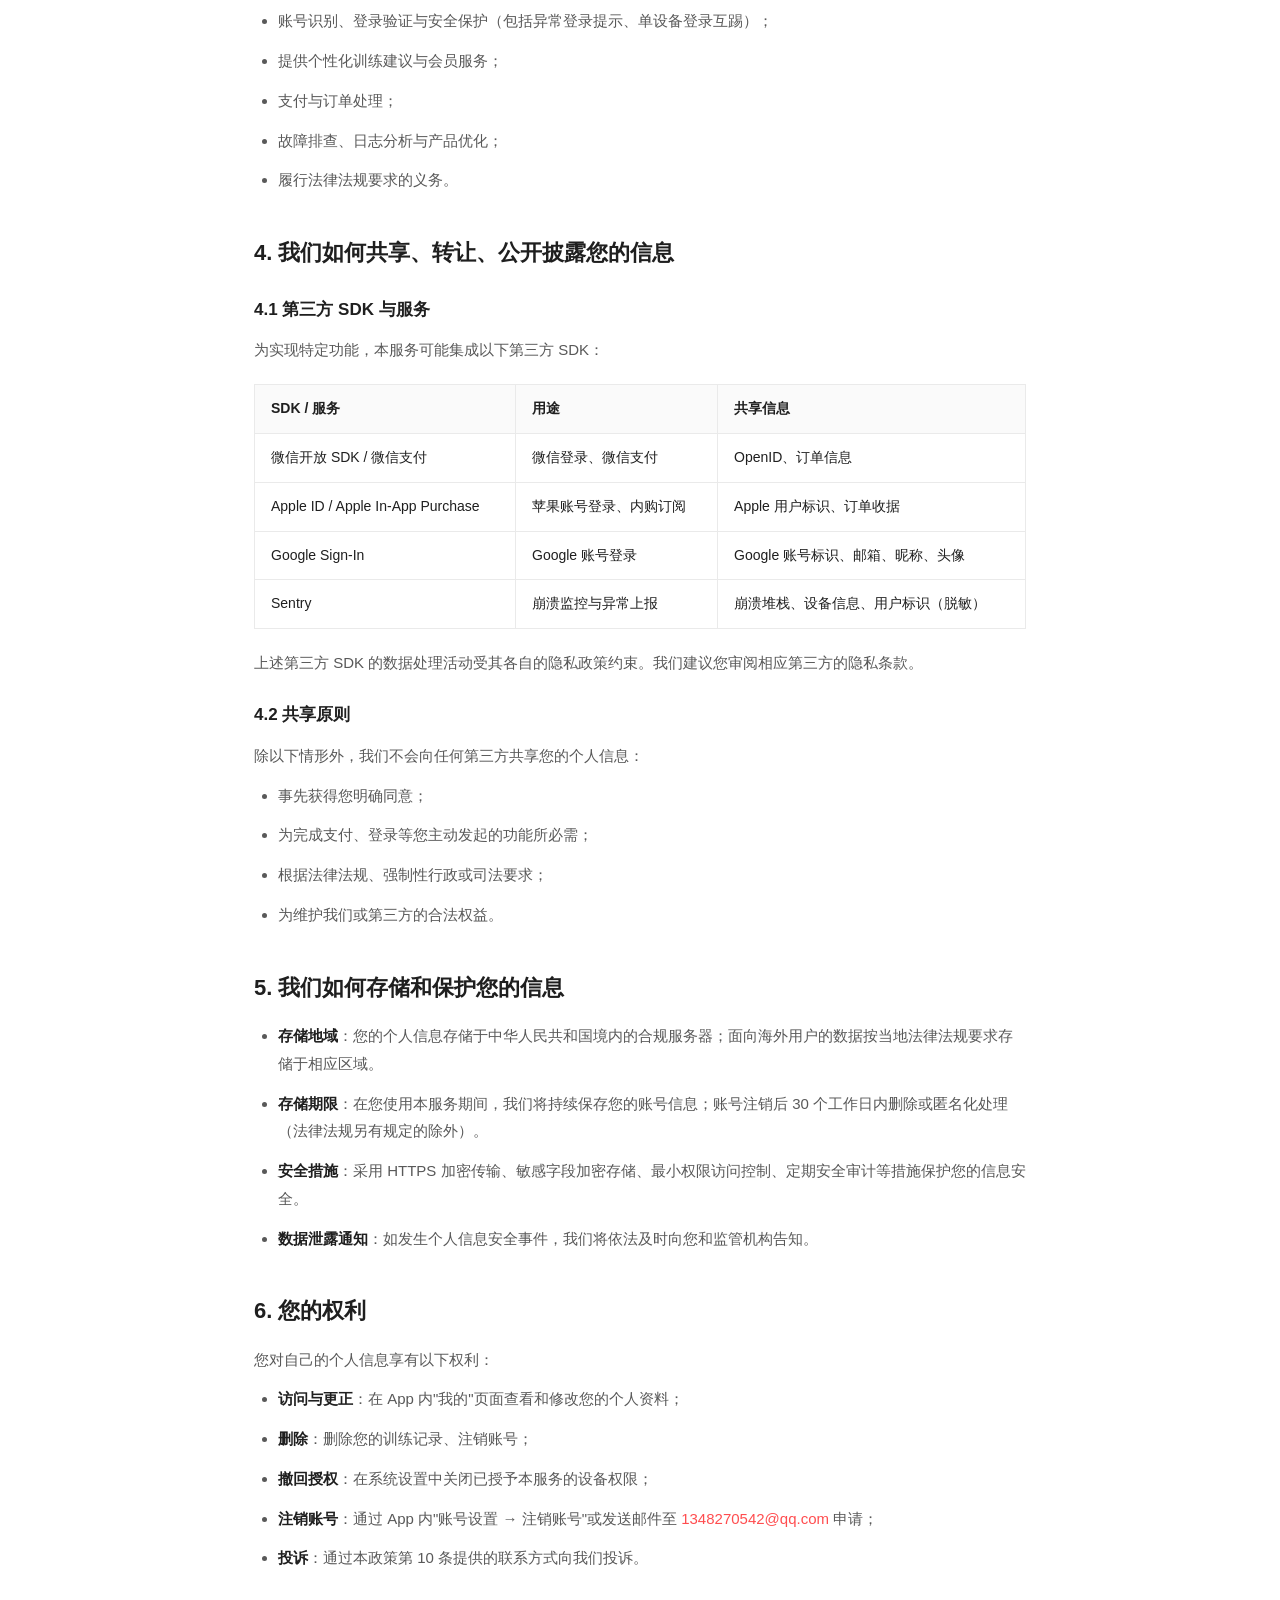
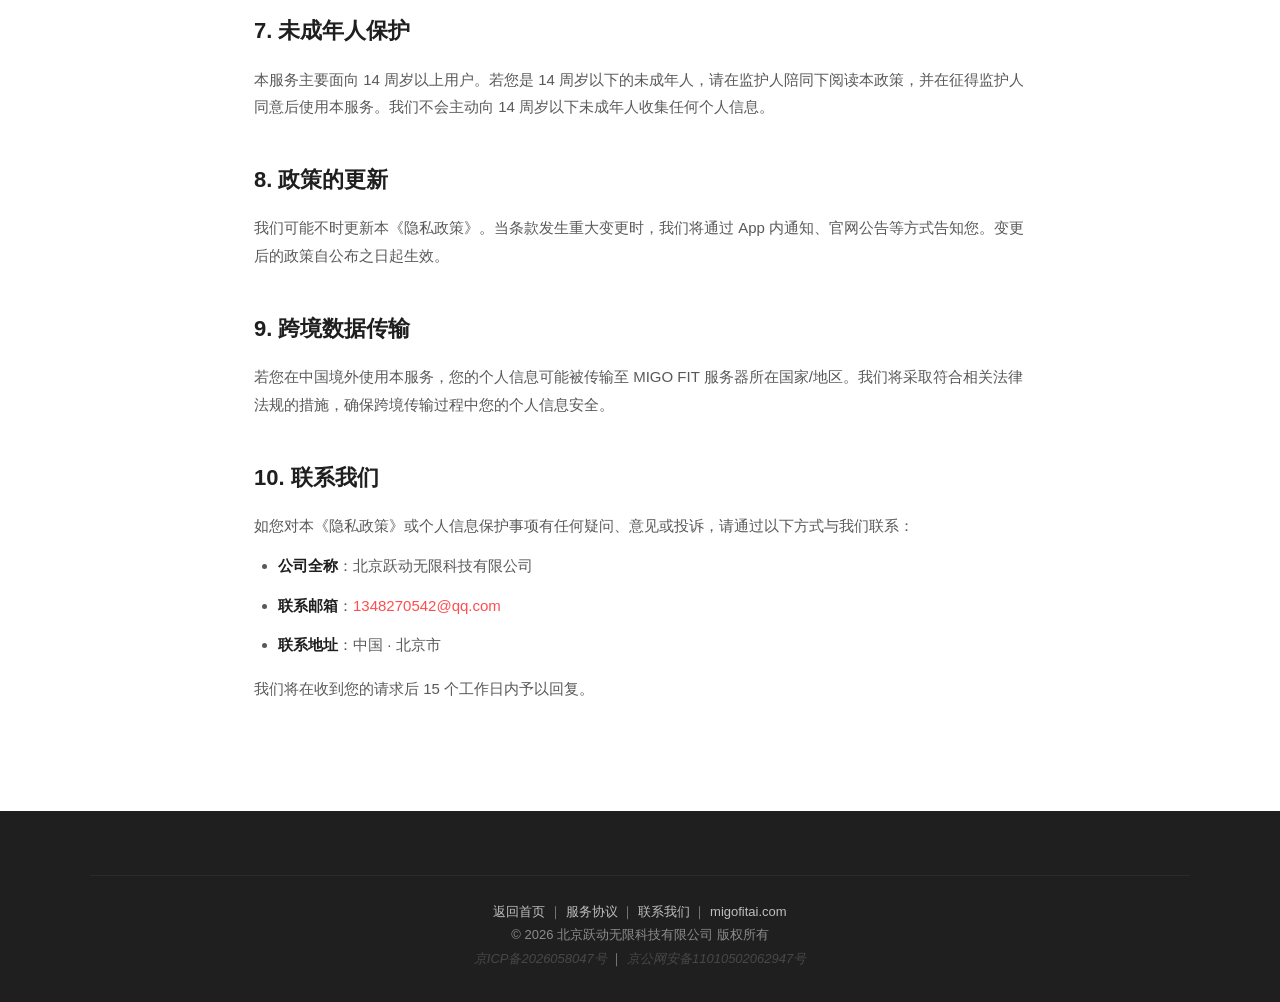
<file: privacy.html>
<!DOCTYPE html>
<html lang="zh-CN">
<head>
  <meta charset="UTF-8" />
  <meta name="viewport" content="width=device-width, initial-scale=1.0" />
  <meta name="description" content="MIGO FIT 隐私政策：我们如何收集、使用和保护您的个人信息。" />
  <meta name="robots" content="index, follow" />
  <link rel="canonical" href="https://migofitai.com/privacy.html" />
  <!-- Open Graph -->
  <meta property="og:type" content="article" />
  <meta property="og:title" content="隐私政策 — MIGO FIT" />
  <meta property="og:description" content="MIGO FIT 隐私政策：我们如何收集、使用和保护您的个人信息。" />
  <meta property="og:url" content="https://migofitai.com/privacy.html" />
  <meta property="og:image" content="https://migofitai.com/assets/logo.svg" />
  <meta property="og:site_name" content="MIGO FIT" />
  <title>隐私政策 — MIGO FIT</title>
  <link rel="icon" type="image/svg+xml" href="assets/favicon.svg" />
  <link rel="stylesheet" href="assets/style.css" />
</head>
<body>

  <header class="site-header">
    <nav class="nav">
      <a class="nav-brand" href="index.html">
        <img class="logo-svg" src="assets/logo.svg" alt="MIGO FIT Logo" width="32" height="32" />
        <span>MIGO FIT</span>
      </a>
      <input type="checkbox" id="nav-toggle" class="nav-toggle" aria-hidden="true" />
      <label for="nav-toggle" class="nav-hamburger" aria-label="打开导航菜单">
        <span></span>
        <span></span>
        <span></span>
      </label>
      <ul class="nav-links">
        <li><a href="index.html">首页</a></li>
        <li><a href="privacy.html">隐私政策</a></li>
        <li><a href="terms.html">服务协议</a></li>
        <li><a href="contact.html">联系我们</a></li>
        <li><a href="en/privacy.html" title="Switch to English">EN</a></li>
      </ul>
    </nav>
  </header>

  <main class="doc-page">
    <h1>隐私政策</h1>
    <div class="doc-meta">
      生效日期：2025 年 1 月 1 日 ｜ 更新日期：2025 年 1 月 1 日
    </div>

    <blockquote>
      北京跃动无限科技有限公司（以下简称"我们"）深知个人信息对您的重要性，将严格按照本《隐私政策》及相关法律法规收集、使用、存储和保护您的个人信息。请您在使用 MIGO FIT App（以下简称"本服务"或"MIGO FIT"）前，仔细阅读并充分理解本政策。
    </blockquote>

    <h2>1. 适用范围</h2>
    <p>本《隐私政策》适用于您通过 MIGO FIT 移动应用（iOS / Android）使用我们提供的所有产品与服务。</p>

    <h2>2. 我们收集的信息</h2>

    <h3>2.1 您主动提供的信息</h3>
    <ul>
      <li><strong>账号信息</strong>：当您通过手机号、邮箱、微信、Google 或 Apple 账号注册或登录时，我们会收集相应账号标识（手机号、邮箱、第三方账号 OpenID/UID）及您设置的昵称、头像。</li>
      <li><strong>个人资料</strong>：您可选择填写性别、生日、身高、体重、健身目标等信息，用于个性化训练建议。这些信息为可选项，您可随时修改或删除。</li>
      <li><strong>训练记录</strong>：您在使用本服务过程中产生的训练动作类型、完成次数、训练时长等数据。</li>
    </ul>

    <h3>2.2 我们自动收集的信息</h3>
    <ul>
      <li><strong>设备信息</strong>：包括设备型号、操作系统及版本、应用版本、设备语言、屏幕分辨率、设备唯一标识符（IDFA / Android ID 等）。</li>
      <li><strong>日志信息</strong>：包括 IP 地址、访问时间、崩溃日志、性能数据等，用于改善服务质量与故障排查。</li>
      <li><strong>支付与会员信息</strong>：当您订阅会员服务时，我们会收集订单号、支付通道、支付状态、订阅类型、订阅有效期等信息。我们<strong>不会</strong>存储您的银行卡号、信用卡号或微信/Apple 账户密码。</li>
    </ul>

    <h3>2.3 设备权限调用</h3>
    <p>本服务在运行过程中，会向您申请以下系统权限。所有权限均遵循"最小必要"原则，您可在系统设置中随时关闭：</p>
    <table>
      <thead>
        <tr><th>权限</th><th>用途</th><th>是否可拒绝</th></tr>
      </thead>
      <tbody>
        <tr>
          <td>摄像头</td>
          <td>实时姿态识别（动作纠正核心功能）。<strong>所有图像帧均在设备本地处理，不会上传服务器、不会保存到相册。</strong></td>
          <td>可拒绝，但姿态识别功能将不可用</td>
        </tr>
        <tr>
          <td>麦克风</td>
          <td>暂未使用，预留</td>
          <td>可拒绝</td>
        </tr>
        <tr>
          <td>通知</td>
          <td>训练提醒、会员到期提醒等</td>
          <td>可拒绝</td>
        </tr>
        <tr>
          <td>网络</td>
          <td>账号同步、训练数据上传、版本更新</td>
          <td>不可拒绝（基础服务必需）</td>
        </tr>
      </tbody>
    </table>

    <h2>3. 我们如何使用您的信息</h2>
    <ul>
      <li>提供、维护和改进本服务的核心功能（姿态识别、动作指导、训练记录）；</li>
      <li>账号识别、登录验证与安全保护（包括异常登录提示、单设备登录互踢）；</li>
      <li>提供个性化训练建议与会员服务；</li>
      <li>支付与订单处理；</li>
      <li>故障排查、日志分析与产品优化；</li>
      <li>履行法律法规要求的义务。</li>
    </ul>

    <h2>4. 我们如何共享、转让、公开披露您的信息</h2>

    <h3>4.1 第三方 SDK 与服务</h3>
    <p>为实现特定功能，本服务可能集成以下第三方 SDK：</p>
    <table>
      <thead>
        <tr><th>SDK / 服务</th><th>用途</th><th>共享信息</th></tr>
      </thead>
      <tbody>
        <tr>
          <td>微信开放 SDK / 微信支付</td>
          <td>微信登录、微信支付</td>
          <td>OpenID、订单信息</td>
        </tr>
        <tr>
          <td>Apple ID / Apple In-App Purchase</td>
          <td>苹果账号登录、内购订阅</td>
          <td>Apple 用户标识、订单收据</td>
        </tr>
        <tr>
          <td>Google Sign-In</td>
          <td>Google 账号登录</td>
          <td>Google 账号标识、邮箱、昵称、头像</td>
        </tr>
        <tr>
          <td>Sentry</td>
          <td>崩溃监控与异常上报</td>
          <td>崩溃堆栈、设备信息、用户标识（脱敏）</td>
        </tr>
      </tbody>
    </table>
    <p>上述第三方 SDK 的数据处理活动受其各自的隐私政策约束。我们建议您审阅相应第三方的隐私条款。</p>

    <h3>4.2 共享原则</h3>
    <p>除以下情形外，我们不会向任何第三方共享您的个人信息：</p>
    <ul>
      <li>事先获得您明确同意；</li>
      <li>为完成支付、登录等您主动发起的功能所必需；</li>
      <li>根据法律法规、强制性行政或司法要求；</li>
      <li>为维护我们或第三方的合法权益。</li>
    </ul>

    <h2>5. 我们如何存储和保护您的信息</h2>
    <ul>
      <li><strong>存储地域</strong>：您的个人信息存储于中华人民共和国境内的合规服务器；面向海外用户的数据按当地法律法规要求存储于相应区域。</li>
      <li><strong>存储期限</strong>：在您使用本服务期间，我们将持续保存您的账号信息；账号注销后 30 个工作日内删除或匿名化处理（法律法规另有规定的除外）。</li>
      <li><strong>安全措施</strong>：采用 HTTPS 加密传输、敏感字段加密存储、最小权限访问控制、定期安全审计等措施保护您的信息安全。</li>
      <li><strong>数据泄露通知</strong>：如发生个人信息安全事件，我们将依法及时向您和监管机构告知。</li>
    </ul>

    <h2>6. 您的权利</h2>
    <p>您对自己的个人信息享有以下权利：</p>
    <ul>
      <li><strong>访问与更正</strong>：在 App 内"我的"页面查看和修改您的个人资料；</li>
      <li><strong>删除</strong>：删除您的训练记录、注销账号；</li>
      <li><strong>撤回授权</strong>：在系统设置中关闭已授予本服务的设备权限；</li>
      <li><strong>注销账号</strong>：通过 App 内"账号设置 → 注销账号"或发送邮件至 <a href="mailto:1348270542@qq.com">1348270542@qq.com</a> 申请；</li>
      <li><strong>投诉</strong>：通过本政策第 10 条提供的联系方式向我们投诉。</li>
    </ul>

    <h2>7. 未成年人保护</h2>
    <p>本服务主要面向 14 周岁以上用户。若您是 14 周岁以下的未成年人，请在监护人陪同下阅读本政策，并在征得监护人同意后使用本服务。我们不会主动向 14 周岁以下未成年人收集任何个人信息。</p>

    <h2>8. 政策的更新</h2>
    <p>我们可能不时更新本《隐私政策》。当条款发生重大变更时，我们将通过 App 内通知、官网公告等方式告知您。变更后的政策自公布之日起生效。</p>

    <h2>9. 跨境数据传输</h2>
    <p>若您在中国境外使用本服务，您的个人信息可能被传输至 MIGO FIT 服务器所在国家/地区。我们将采取符合相关法律法规的措施，确保跨境传输过程中您的个人信息安全。</p>

    <h2>10. 联系我们</h2>
    <p>如您对本《隐私政策》或个人信息保护事项有任何疑问、意见或投诉，请通过以下方式与我们联系：</p>
    <ul>
      <li><strong>公司全称</strong>：北京跃动无限科技有限公司</li>
      <li><strong>联系邮箱</strong>：<a href="mailto:1348270542@qq.com">1348270542@qq.com</a></li>
      <li><strong>联系地址</strong>：中国 · 北京市</li>
    </ul>
    <p>我们将在收到您的请求后 15 个工作日内予以回复。</p>
  </main>

  <footer class="site-footer">
    <div class="footer-inner">
      <div class="footer-bottom">
        <p><a href="index.html">返回首页</a> ｜ <a href="terms.html">服务协议</a> ｜ <a href="contact.html">联系我们</a> ｜ <a href="https://migofitai.com">migofitai.com</a></p>
        <p>© 2026 北京跃动无限科技有限公司 版权所有</p>
        <!-- 备案通过后：把下面 <span> 替换成对应 <a> 链接 -->
        <p><span class="icp-placeholder">京ICP备2026058047号</span> ｜ <span class="icp-placeholder">京公网安备11010502062947号</span></p>
      </div>
    </div>
  </footer>

</body>
</html>
</file>
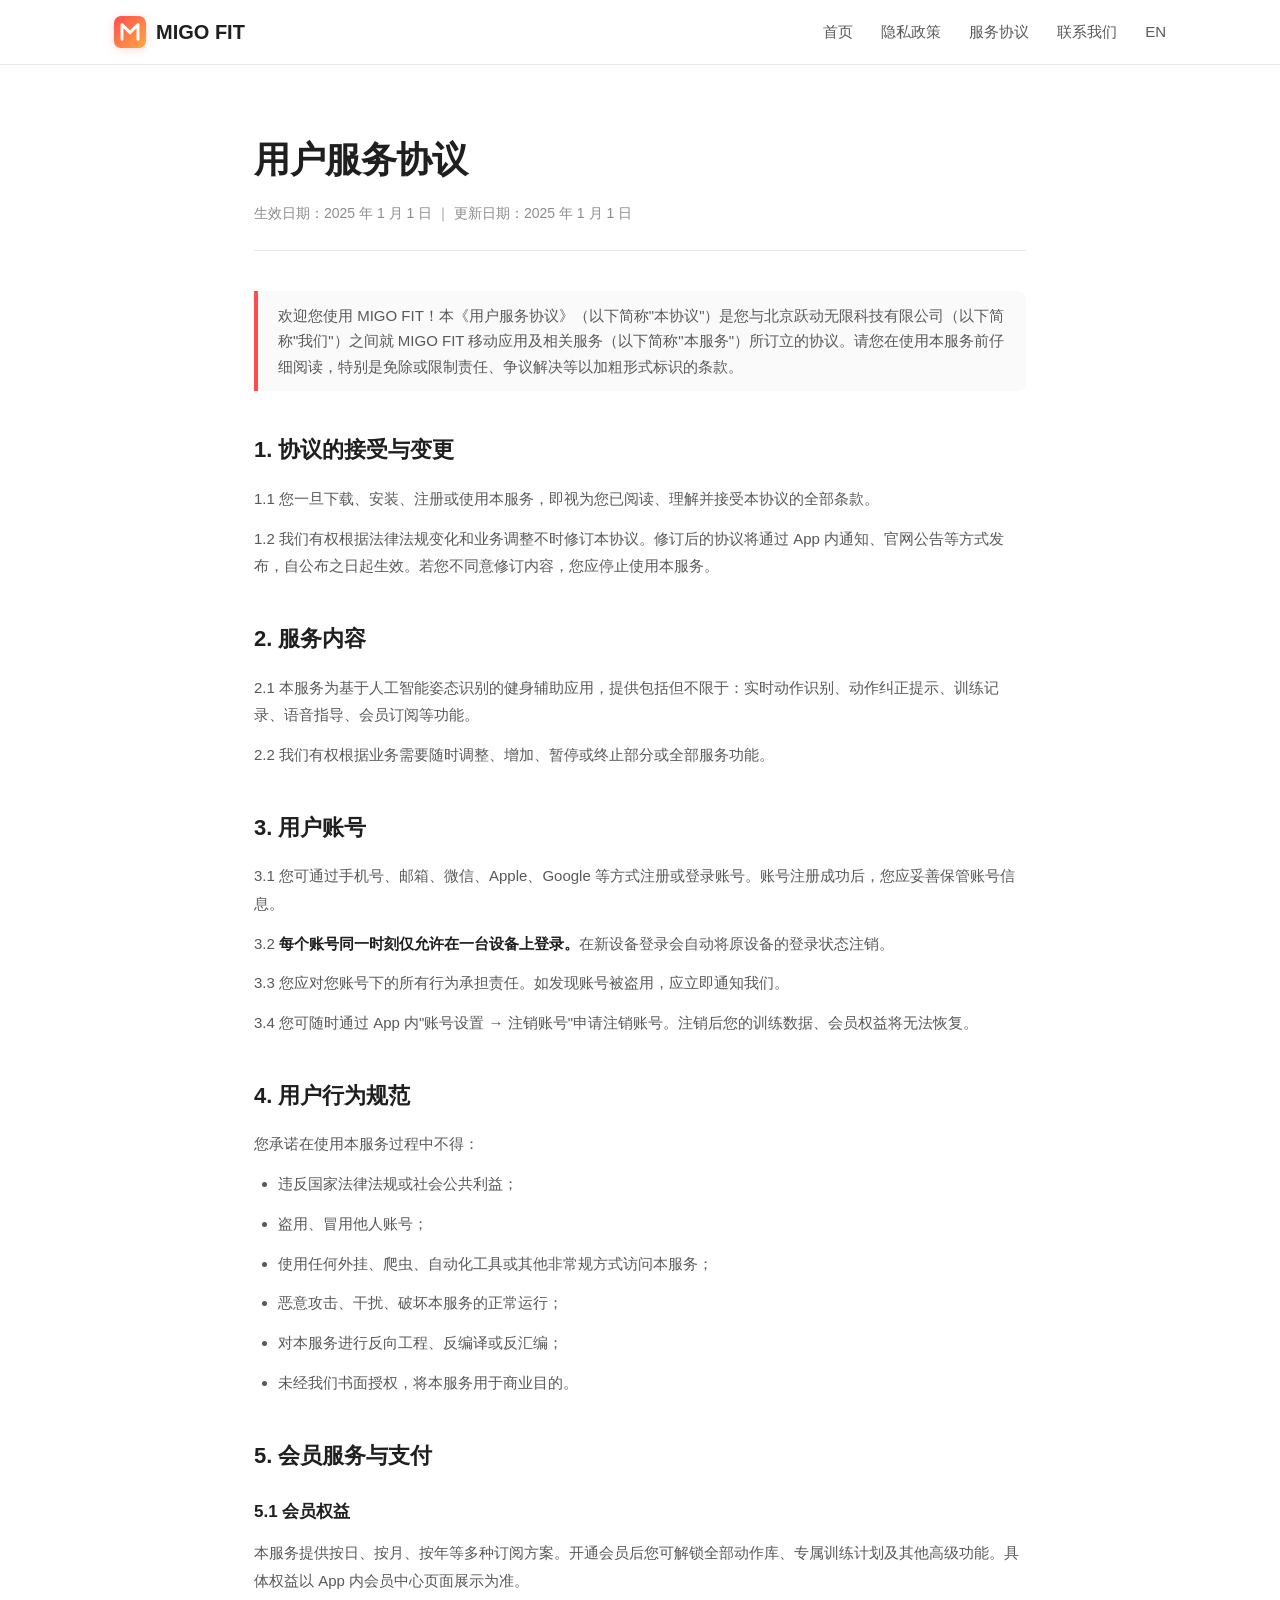
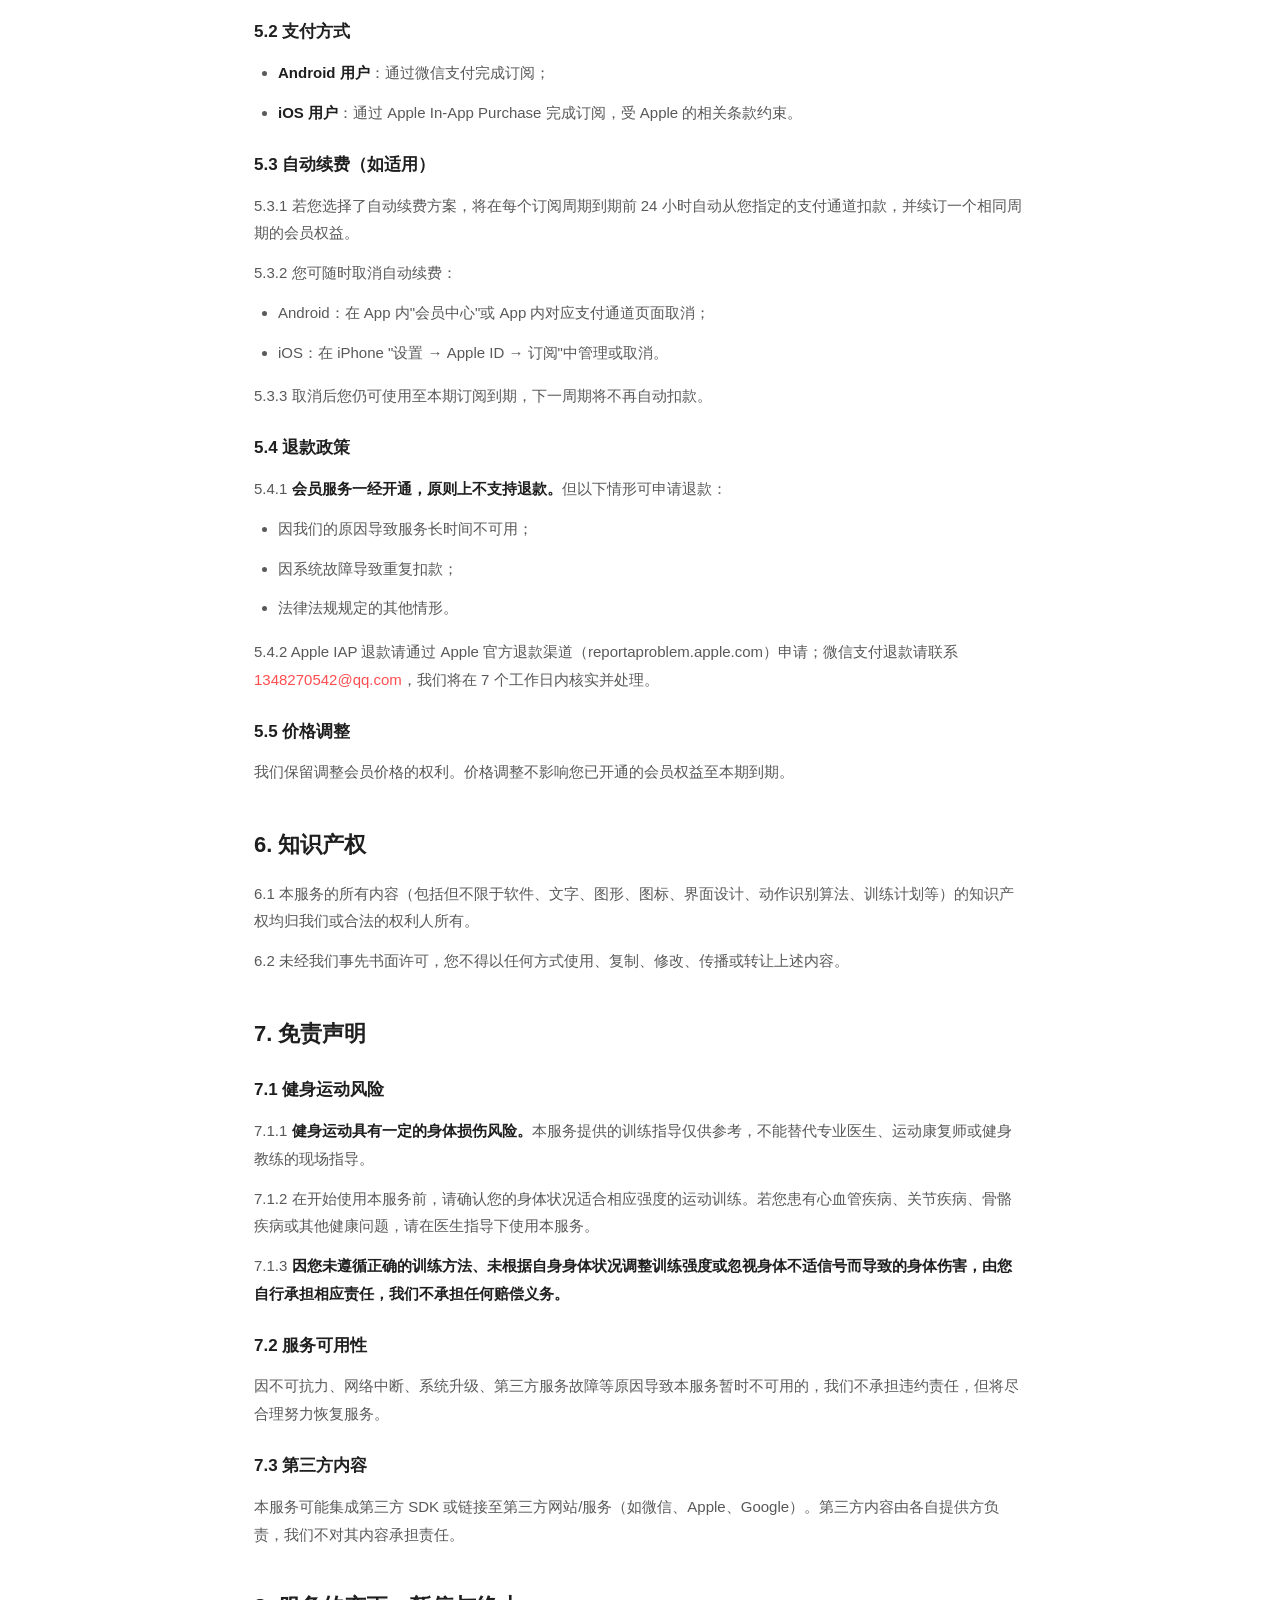
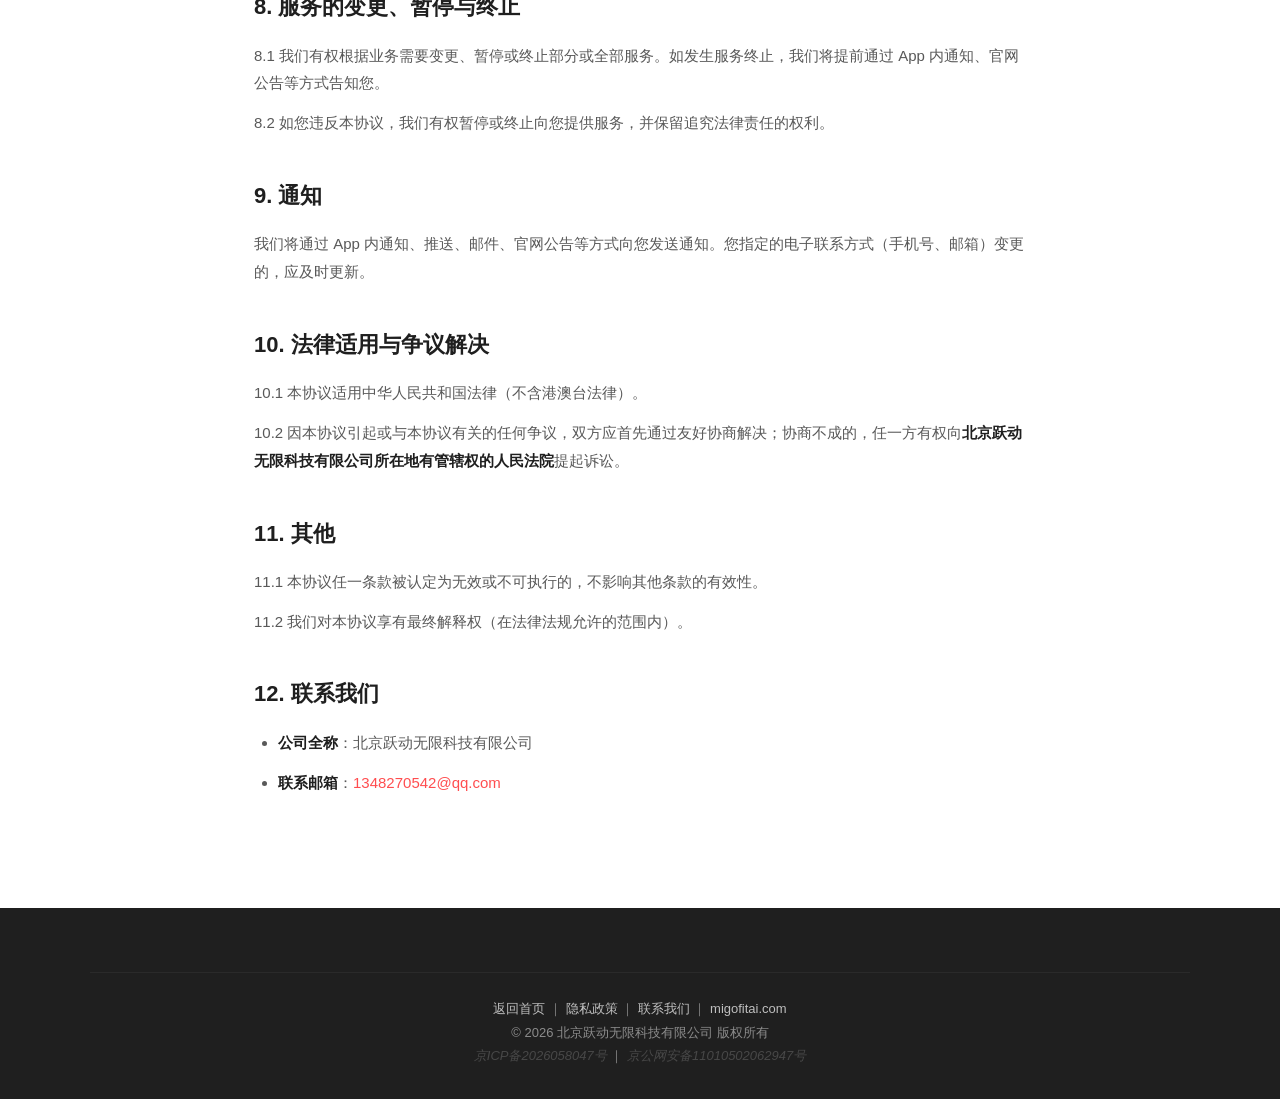
<file: terms.html>
<!DOCTYPE html>
<html lang="zh-CN">
<head>
  <meta charset="UTF-8" />
  <meta name="viewport" content="width=device-width, initial-scale=1.0" />
  <meta name="description" content="MIGO FIT 用户服务协议：使用本服务前请仔细阅读。" />
  <meta name="robots" content="index, follow" />
  <link rel="canonical" href="https://migofitai.com/terms.html" />
  <!-- Open Graph -->
  <meta property="og:type" content="article" />
  <meta property="og:title" content="用户服务协议 — MIGO FIT" />
  <meta property="og:description" content="MIGO FIT 用户服务协议：使用本服务前请仔细阅读。" />
  <meta property="og:url" content="https://migofitai.com/terms.html" />
  <meta property="og:image" content="https://migofitai.com/assets/logo.svg" />
  <meta property="og:site_name" content="MIGO FIT" />
  <title>用户服务协议 — MIGO FIT</title>
  <link rel="icon" type="image/svg+xml" href="assets/favicon.svg" />
  <link rel="stylesheet" href="assets/style.css" />
</head>
<body>

  <header class="site-header">
    <nav class="nav">
      <a class="nav-brand" href="index.html">
        <img class="logo-svg" src="assets/logo.svg" alt="MIGO FIT Logo" width="32" height="32" />
        <span>MIGO FIT</span>
      </a>
      <input type="checkbox" id="nav-toggle" class="nav-toggle" aria-hidden="true" />
      <label for="nav-toggle" class="nav-hamburger" aria-label="打开导航菜单">
        <span></span>
        <span></span>
        <span></span>
      </label>
      <ul class="nav-links">
        <li><a href="index.html">首页</a></li>
        <li><a href="privacy.html">隐私政策</a></li>
        <li><a href="terms.html">服务协议</a></li>
        <li><a href="contact.html">联系我们</a></li>
        <li><a href="en/terms.html" title="Switch to English">EN</a></li>
      </ul>
    </nav>
  </header>

  <main class="doc-page">
    <h1>用户服务协议</h1>
    <div class="doc-meta">
      生效日期：2025 年 1 月 1 日 ｜ 更新日期：2025 年 1 月 1 日
    </div>

    <blockquote>
      欢迎您使用 MIGO FIT！本《用户服务协议》（以下简称"本协议"）是您与北京跃动无限科技有限公司（以下简称"我们"）之间就 MIGO FIT 移动应用及相关服务（以下简称"本服务"）所订立的协议。请您在使用本服务前仔细阅读，特别是免除或限制责任、争议解决等以加粗形式标识的条款。
    </blockquote>

    <h2>1. 协议的接受与变更</h2>
    <p>1.1 您一旦下载、安装、注册或使用本服务，即视为您已阅读、理解并接受本协议的全部条款。</p>
    <p>1.2 我们有权根据法律法规变化和业务调整不时修订本协议。修订后的协议将通过 App 内通知、官网公告等方式发布，自公布之日起生效。若您不同意修订内容，您应停止使用本服务。</p>

    <h2>2. 服务内容</h2>
    <p>2.1 本服务为基于人工智能姿态识别的健身辅助应用，提供包括但不限于：实时动作识别、动作纠正提示、训练记录、语音指导、会员订阅等功能。</p>
    <p>2.2 我们有权根据业务需要随时调整、增加、暂停或终止部分或全部服务功能。</p>

    <h2>3. 用户账号</h2>
    <p>3.1 您可通过手机号、邮箱、微信、Apple、Google 等方式注册或登录账号。账号注册成功后，您应妥善保管账号信息。</p>
    <p>3.2 <strong>每个账号同一时刻仅允许在一台设备上登录。</strong>在新设备登录会自动将原设备的登录状态注销。</p>
    <p>3.3 您应对您账号下的所有行为承担责任。如发现账号被盗用，应立即通知我们。</p>
    <p>3.4 您可随时通过 App 内"账号设置 → 注销账号"申请注销账号。注销后您的训练数据、会员权益将无法恢复。</p>

    <h2>4. 用户行为规范</h2>
    <p>您承诺在使用本服务过程中不得：</p>
    <ul>
      <li>违反国家法律法规或社会公共利益；</li>
      <li>盗用、冒用他人账号；</li>
      <li>使用任何外挂、爬虫、自动化工具或其他非常规方式访问本服务；</li>
      <li>恶意攻击、干扰、破坏本服务的正常运行；</li>
      <li>对本服务进行反向工程、反编译或反汇编；</li>
      <li>未经我们书面授权，将本服务用于商业目的。</li>
    </ul>

    <h2>5. 会员服务与支付</h2>

    <h3>5.1 会员权益</h3>
    <p>本服务提供按日、按月、按年等多种订阅方案。开通会员后您可解锁全部动作库、专属训练计划及其他高级功能。具体权益以 App 内会员中心页面展示为准。</p>

    <h3>5.2 支付方式</h3>
    <ul>
      <li><strong>Android 用户</strong>：通过微信支付完成订阅；</li>
      <li><strong>iOS 用户</strong>：通过 Apple In-App Purchase 完成订阅，受 Apple 的相关条款约束。</li>
    </ul>

    <h3>5.3 自动续费（如适用）</h3>
    <p>5.3.1 若您选择了自动续费方案，将在每个订阅周期到期前 24 小时自动从您指定的支付通道扣款，并续订一个相同周期的会员权益。</p>
    <p>5.3.2 您可随时取消自动续费：</p>
    <ul>
      <li>Android：在 App 内"会员中心"或 App 内对应支付通道页面取消；</li>
      <li>iOS：在 iPhone "设置 → Apple ID → 订阅"中管理或取消。</li>
    </ul>
    <p>5.3.3 取消后您仍可使用至本期订阅到期，下一周期将不再自动扣款。</p>

    <h3 id="refund">5.4 退款政策</h3>
    <p>5.4.1 <strong>会员服务一经开通，原则上不支持退款。</strong>但以下情形可申请退款：</p>
    <ul>
      <li>因我们的原因导致服务长时间不可用；</li>
      <li>因系统故障导致重复扣款；</li>
      <li>法律法规规定的其他情形。</li>
    </ul>
    <p>5.4.2 Apple IAP 退款请通过 Apple 官方退款渠道（reportaproblem.apple.com）申请；微信支付退款请联系 <a href="mailto:1348270542@qq.com">1348270542@qq.com</a>，我们将在 7 个工作日内核实并处理。</p>

    <h3>5.5 价格调整</h3>
    <p>我们保留调整会员价格的权利。价格调整不影响您已开通的会员权益至本期到期。</p>

    <h2>6. 知识产权</h2>
    <p>6.1 本服务的所有内容（包括但不限于软件、文字、图形、图标、界面设计、动作识别算法、训练计划等）的知识产权均归我们或合法的权利人所有。</p>
    <p>6.2 未经我们事先书面许可，您不得以任何方式使用、复制、修改、传播或转让上述内容。</p>

    <h2>7. 免责声明</h2>

    <h3>7.1 健身运动风险</h3>
    <p>7.1.1 <strong>健身运动具有一定的身体损伤风险。</strong>本服务提供的训练指导仅供参考，不能替代专业医生、运动康复师或健身教练的现场指导。</p>
    <p>7.1.2 在开始使用本服务前，请确认您的身体状况适合相应强度的运动训练。若您患有心血管疾病、关节疾病、骨骼疾病或其他健康问题，请在医生指导下使用本服务。</p>
    <p>7.1.3 <strong>因您未遵循正确的训练方法、未根据自身身体状况调整训练强度或忽视身体不适信号而导致的身体伤害，由您自行承担相应责任，我们不承担任何赔偿义务。</strong></p>

    <h3>7.2 服务可用性</h3>
    <p>因不可抗力、网络中断、系统升级、第三方服务故障等原因导致本服务暂时不可用的，我们不承担违约责任，但将尽合理努力恢复服务。</p>

    <h3>7.3 第三方内容</h3>
    <p>本服务可能集成第三方 SDK 或链接至第三方网站/服务（如微信、Apple、Google）。第三方内容由各自提供方负责，我们不对其内容承担责任。</p>

    <h2>8. 服务的变更、暂停与终止</h2>
    <p>8.1 我们有权根据业务需要变更、暂停或终止部分或全部服务。如发生服务终止，我们将提前通过 App 内通知、官网公告等方式告知您。</p>
    <p>8.2 如您违反本协议，我们有权暂停或终止向您提供服务，并保留追究法律责任的权利。</p>

    <h2>9. 通知</h2>
    <p>我们将通过 App 内通知、推送、邮件、官网公告等方式向您发送通知。您指定的电子联系方式（手机号、邮箱）变更的，应及时更新。</p>

    <h2>10. 法律适用与争议解决</h2>
    <p>10.1 本协议适用中华人民共和国法律（不含港澳台法律）。</p>
    <p>10.2 因本协议引起或与本协议有关的任何争议，双方应首先通过友好协商解决；协商不成的，任一方有权向<strong>北京跃动无限科技有限公司所在地有管辖权的人民法院</strong>提起诉讼。</p>

    <h2>11. 其他</h2>
    <p>11.1 本协议任一条款被认定为无效或不可执行的，不影响其他条款的有效性。</p>
    <p>11.2 我们对本协议享有最终解释权（在法律法规允许的范围内）。</p>

    <h2>12. 联系我们</h2>
    <ul>
      <li><strong>公司全称</strong>：北京跃动无限科技有限公司</li>
      <li><strong>联系邮箱</strong>：<a href="mailto:1348270542@qq.com">1348270542@qq.com</a></li>
    </ul>

  </main>

  <footer class="site-footer">
    <div class="footer-inner">
      <div class="footer-bottom">
        <p><a href="index.html">返回首页</a> ｜ <a href="privacy.html">隐私政策</a> ｜ <a href="contact.html">联系我们</a> ｜ <a href="https://migofitai.com">migofitai.com</a></p>
        <p>© 2026 北京跃动无限科技有限公司 版权所有</p>
        <!-- 备案通过后：把下面 <span> 替换成对应 <a> 链接 -->
        <p><span class="icp-placeholder">京ICP备2026058047号</span> ｜ <span class="icp-placeholder">京公网安备11010502062947号</span></p>
      </div>
    </div>
  </footer>

</body>
</html>
</file>
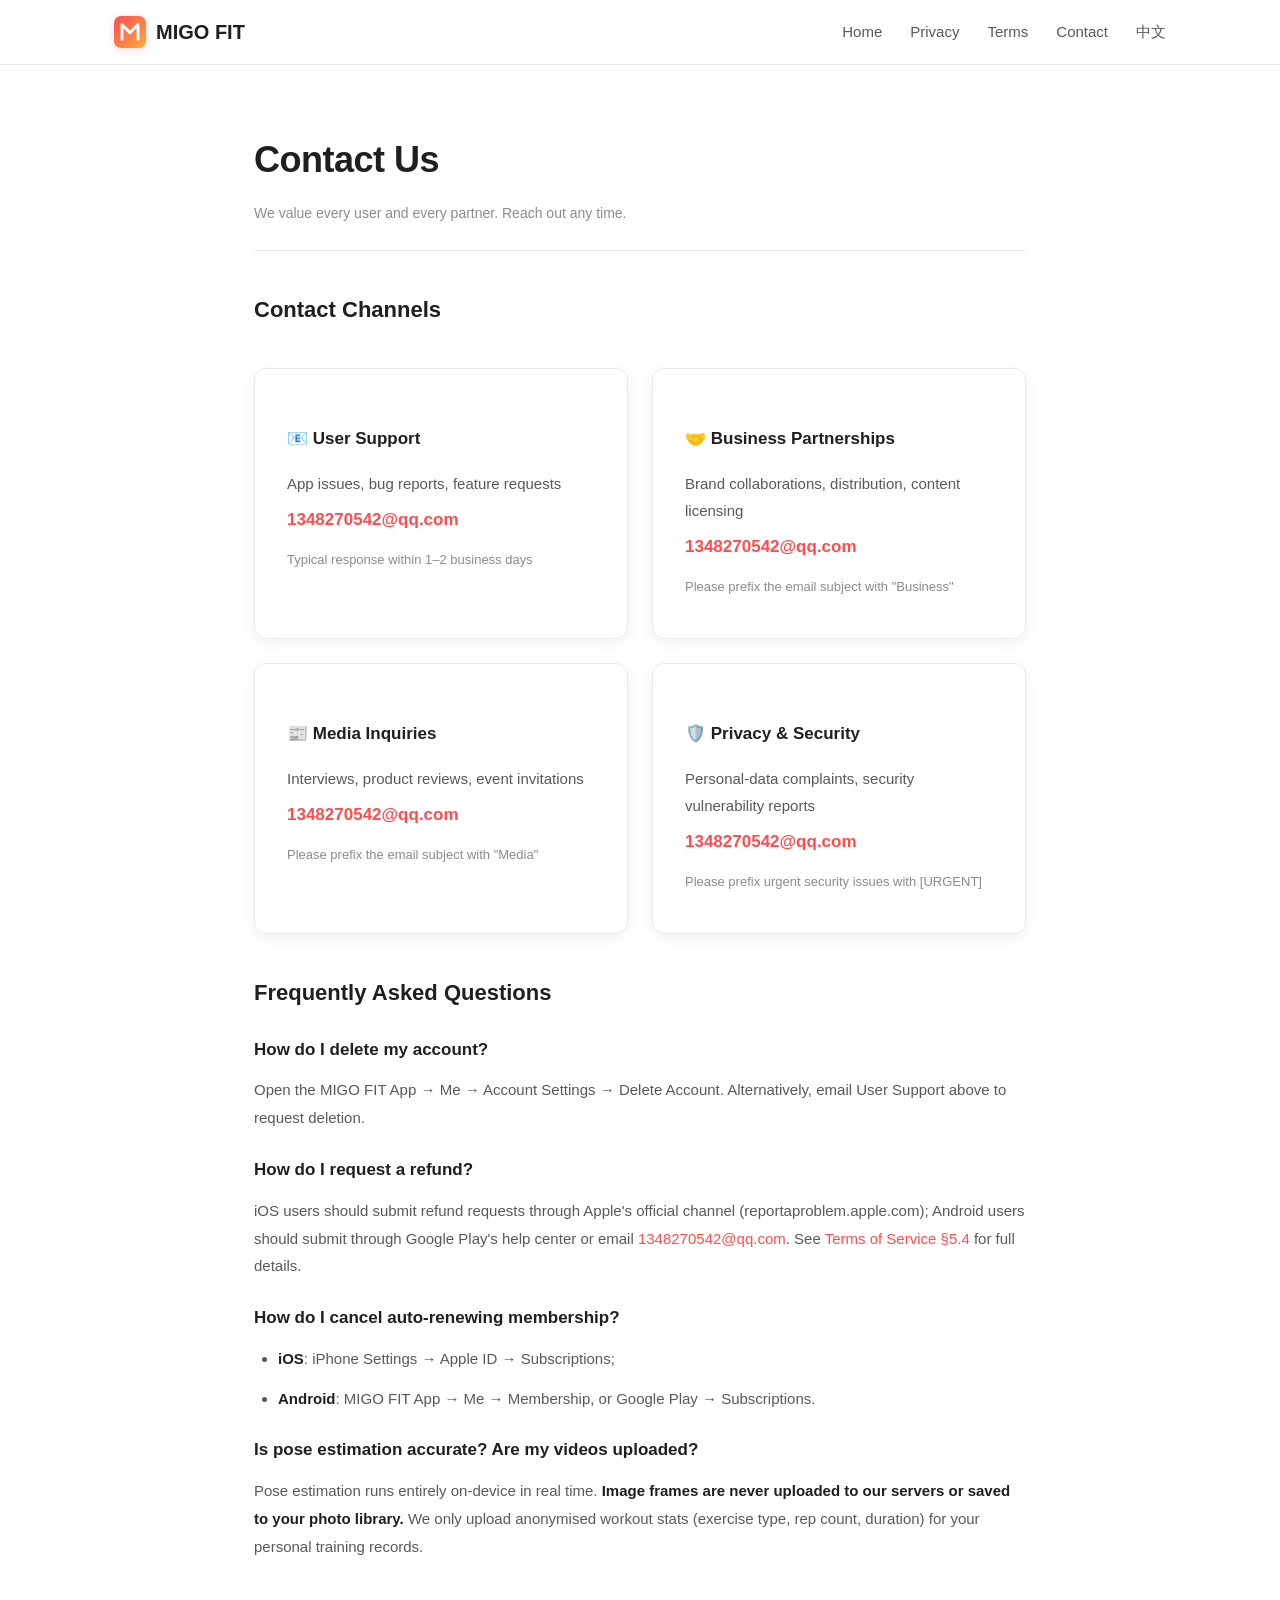
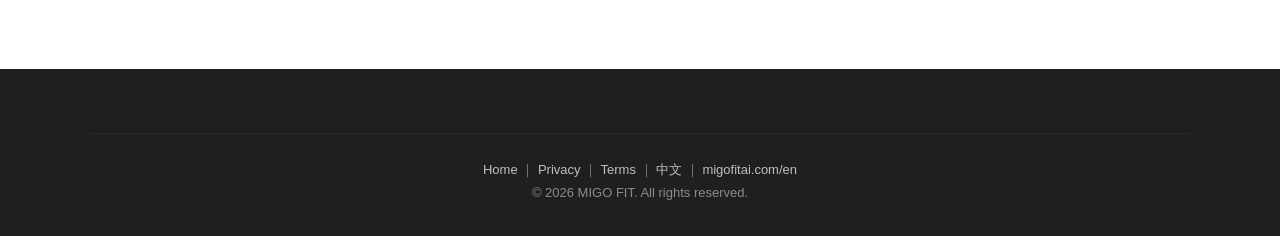
<file: en/contact.html>
<!DOCTYPE html>
<html lang="en">
<head>
  <meta charset="UTF-8" />
  <meta name="viewport" content="width=device-width, initial-scale=1.0" />
  <meta name="description" content="Contact MIGO FIT — user support, business partnerships, media inquiries and privacy contact." />
  <meta name="robots" content="index, follow" />
  <link rel="canonical" href="https://migofitai.com/en/contact.html" />
  <link rel="alternate" hreflang="en" href="https://migofitai.com/en/contact.html" />
  <link rel="alternate" hreflang="zh-CN" href="https://migofitai.com/contact.html" />
  <meta property="og:type" content="website" />
  <meta property="og:title" content="Contact Us — MIGO FIT" />
  <meta property="og:description" content="Contact MIGO FIT — user support, business partnerships, media inquiries and privacy contact." />
  <meta property="og:url" content="https://migofitai.com/en/contact.html" />
  <meta property="og:image" content="https://migofitai.com/assets/logo.svg" />
  <meta property="og:site_name" content="MIGO FIT" />
  <title>Contact Us — MIGO FIT</title>
  <link rel="icon" type="image/svg+xml" href="../assets/favicon.svg" />
  <link rel="stylesheet" href="../assets/style.css" />
</head>
<body>

  <header class="site-header">
    <nav class="nav">
      <a class="nav-brand" href="index.html">
        <img class="logo-svg" src="../assets/logo.svg" alt="MIGO FIT Logo" width="32" height="32" />
        <span>MIGO FIT</span>
      </a>
      <input type="checkbox" id="nav-toggle" class="nav-toggle" aria-hidden="true" />
      <label for="nav-toggle" class="nav-hamburger" aria-label="Toggle navigation">
        <span></span>
        <span></span>
        <span></span>
      </label>
      <ul class="nav-links">
        <li><a href="index.html">Home</a></li>
        <li><a href="privacy.html">Privacy</a></li>
        <li><a href="terms.html">Terms</a></li>
        <li><a href="contact.html">Contact</a></li>
        <li><a href="../contact.html" title="切换到中文">中文</a></li>
      </ul>
    </nav>
  </header>

  <main class="doc-page">
    <h1>Contact Us</h1>
    <div class="doc-meta">
      We value every user and every partner. Reach out any time.
    </div>

    <h2>Contact Channels</h2>
    <div class="contact-grid">

      <div class="contact-card">
        <h3>📧 User Support</h3>
        <p>App issues, bug reports, feature requests</p>
        <p class="contact-value"><a href="mailto:1348270542@qq.com">1348270542@qq.com</a></p>
        <p style="font-size: 13px; color: var(--color-text-tertiary); margin-top: 12px;">
          Typical response within 1–2 business days
        </p>
      </div>

      <div class="contact-card">
        <h3>🤝 Business Partnerships</h3>
        <p>Brand collaborations, distribution, content licensing</p>
        <p class="contact-value"><a href="mailto:1348270542@qq.com">1348270542@qq.com</a></p>
        <p style="font-size: 13px; color: var(--color-text-tertiary); margin-top: 12px;">
          Please prefix the email subject with "Business"
        </p>
      </div>

      <div class="contact-card">
        <h3>📰 Media Inquiries</h3>
        <p>Interviews, product reviews, event invitations</p>
        <p class="contact-value"><a href="mailto:1348270542@qq.com">1348270542@qq.com</a></p>
        <p style="font-size: 13px; color: var(--color-text-tertiary); margin-top: 12px;">
          Please prefix the email subject with "Media"
        </p>
      </div>

      <div class="contact-card">
        <h3>🛡️ Privacy &amp; Security</h3>
        <p>Personal-data complaints, security vulnerability reports</p>
        <p class="contact-value"><a href="mailto:1348270542@qq.com">1348270542@qq.com</a></p>
        <p style="font-size: 13px; color: var(--color-text-tertiary); margin-top: 12px;">
          Please prefix urgent security issues with [URGENT]
        </p>
      </div>

    </div>

    <h2>Frequently Asked Questions</h2>

    <h3>How do I delete my account?</h3>
    <p>Open the MIGO FIT App → Me → Account Settings → Delete Account. Alternatively, email User Support above to request deletion.</p>

    <h3>How do I request a refund?</h3>
    <p>iOS users should submit refund requests through Apple's official channel (reportaproblem.apple.com); Android users should submit through Google Play's help center or email <a href="mailto:1348270542@qq.com">1348270542@qq.com</a>. See <a href="terms.html#refund">Terms of Service §5.4</a> for full details.</p>

    <h3>How do I cancel auto-renewing membership?</h3>
    <ul>
      <li><strong>iOS</strong>: iPhone Settings → Apple ID → Subscriptions;</li>
      <li><strong>Android</strong>: MIGO FIT App → Me → Membership, or Google Play → Subscriptions.</li>
    </ul>

    <h3>Is pose estimation accurate? Are my videos uploaded?</h3>
    <p>Pose estimation runs entirely on-device in real time. <strong>Image frames are never uploaded to our servers or saved to your photo library.</strong> We only upload anonymised workout stats (exercise type, rep count, duration) for your personal training records.</p>

  </main>

  <footer class="site-footer">
    <div class="footer-inner">
      <div class="footer-bottom">
        <p><a href="index.html">Home</a> ｜ <a href="privacy.html">Privacy</a> ｜ <a href="terms.html">Terms</a> ｜ <a href="../index.html">中文</a> ｜ <a href="https://migofitai.com/en/">migofitai.com/en</a></p>
        <p>© 2026 MIGO FIT. All rights reserved.</p>
      </div>
    </div>
  </footer>

</body>
</html>
</file>
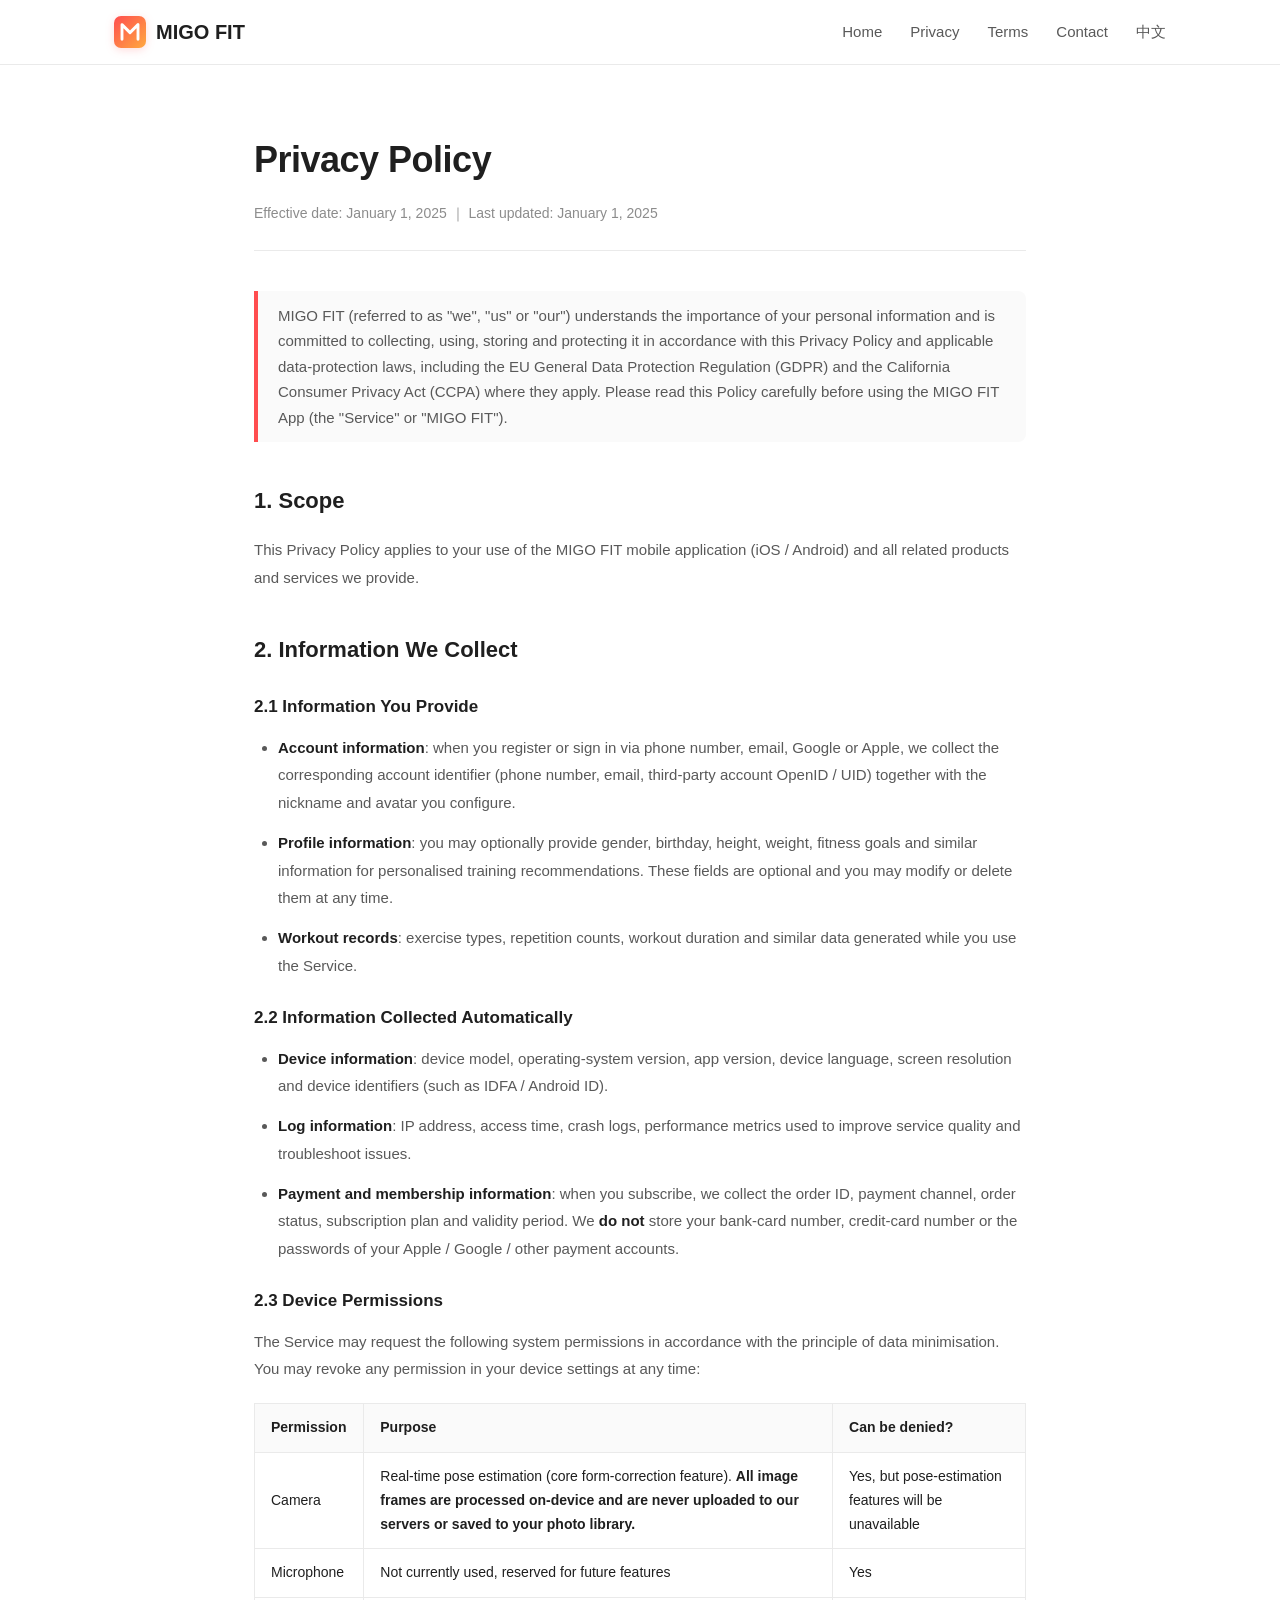
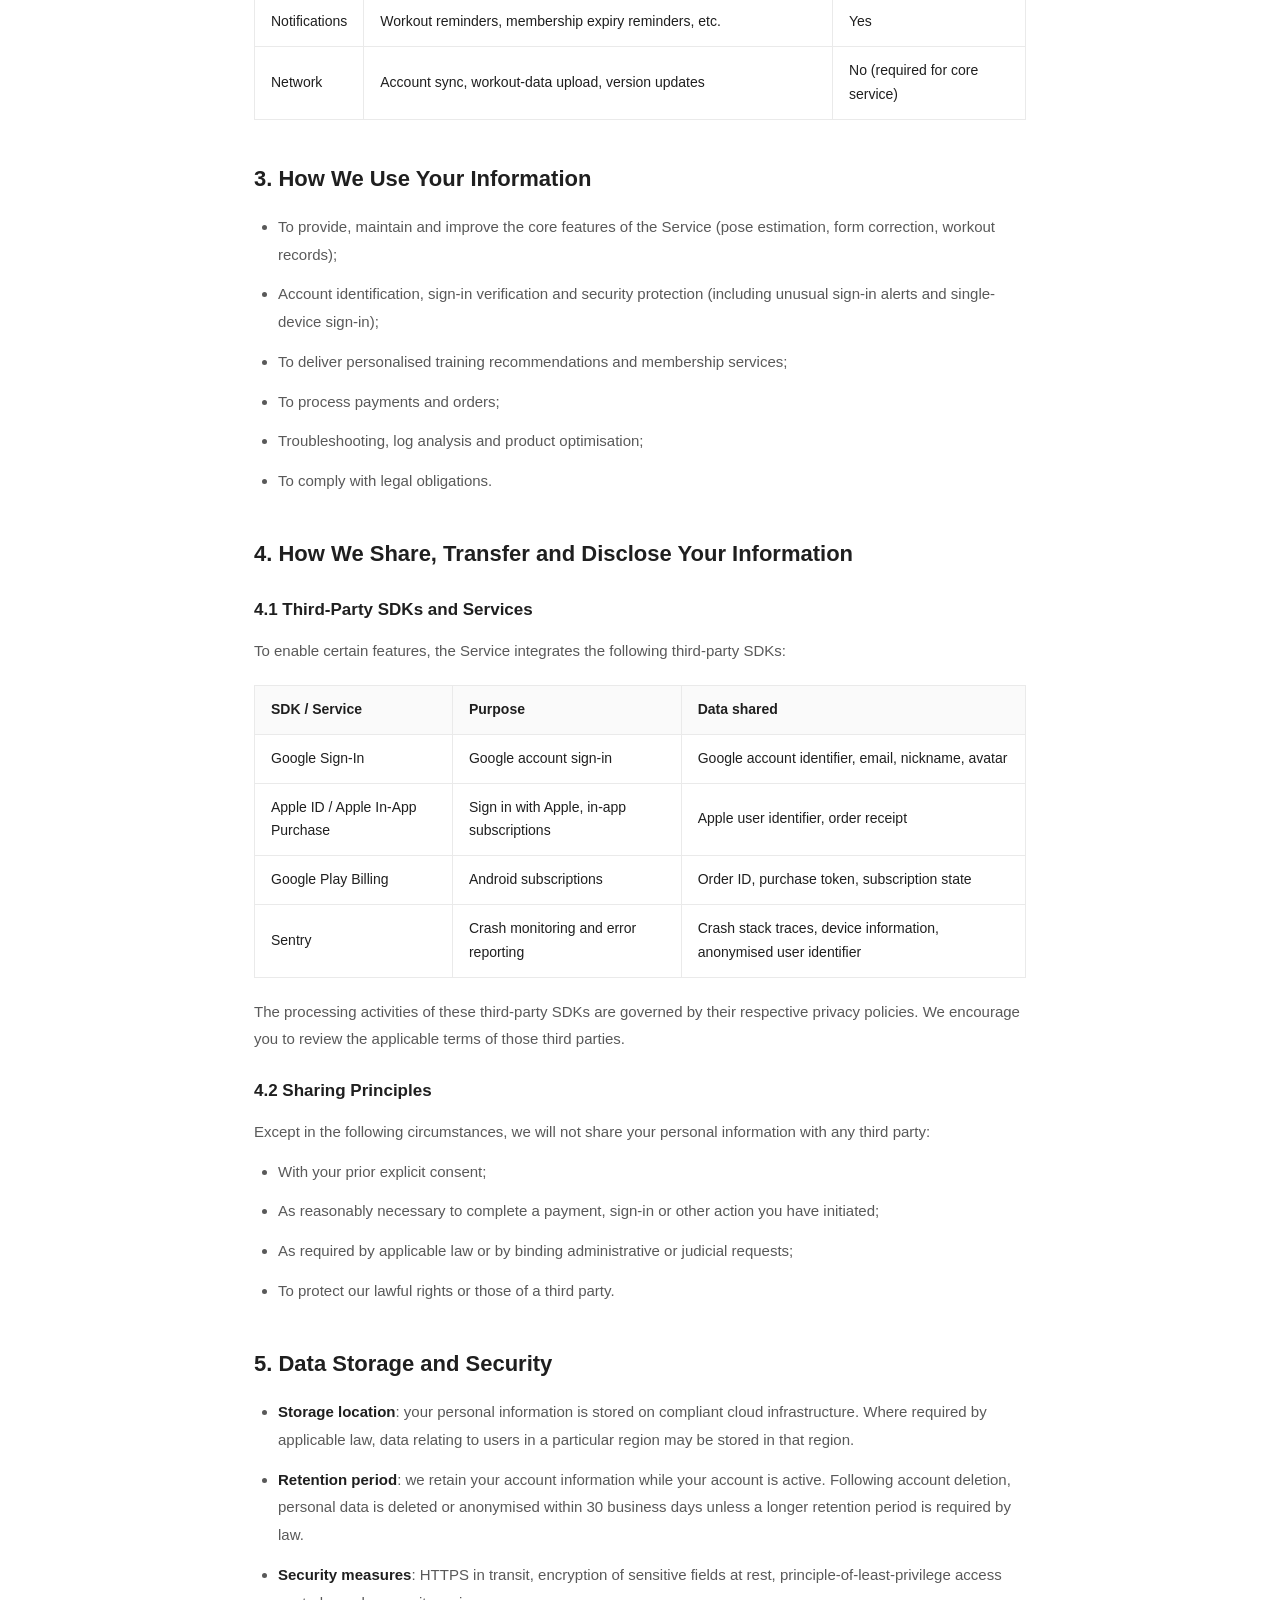
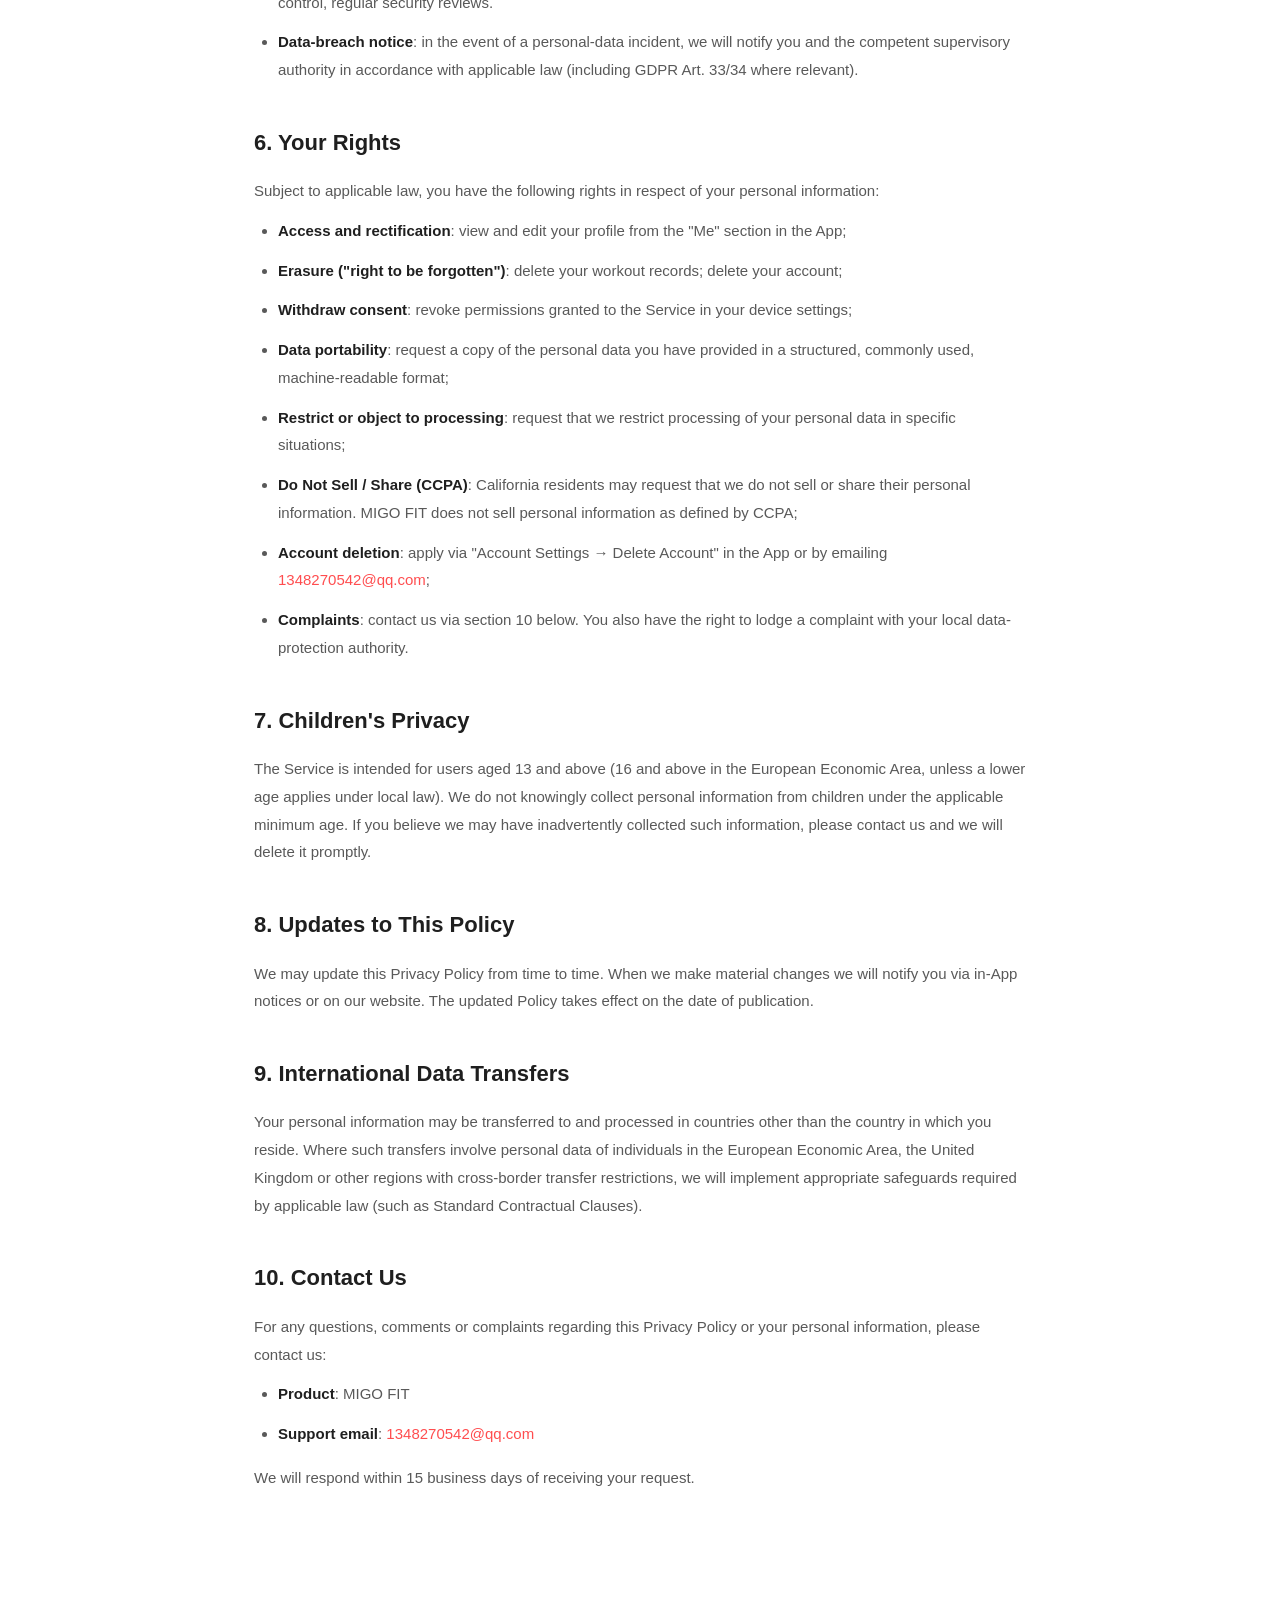
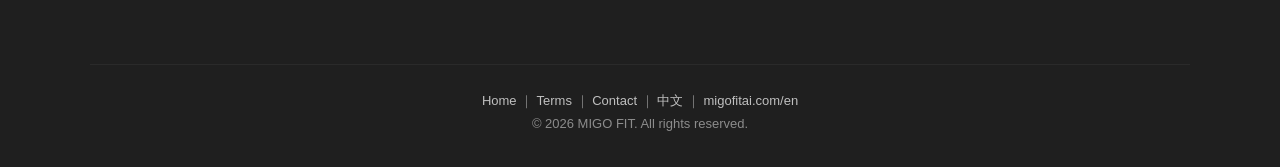
<file: en/privacy.html>
<!DOCTYPE html>
<html lang="en">
<head>
  <meta charset="UTF-8" />
  <meta name="viewport" content="width=device-width, initial-scale=1.0" />
  <meta name="description" content="MIGO FIT Privacy Policy — how we collect, use, store and protect your personal information." />
  <meta name="robots" content="index, follow" />
  <link rel="canonical" href="https://migofitai.com/en/privacy.html" />
  <link rel="alternate" hreflang="en" href="https://migofitai.com/en/privacy.html" />
  <link rel="alternate" hreflang="zh-CN" href="https://migofitai.com/privacy.html" />
  <meta property="og:type" content="website" />
  <meta property="og:title" content="Privacy Policy — MIGO FIT" />
  <meta property="og:description" content="How MIGO FIT collects, uses, stores and protects your personal information." />
  <meta property="og:url" content="https://migofitai.com/en/privacy.html" />
  <meta property="og:image" content="https://migofitai.com/assets/logo.svg" />
  <meta property="og:site_name" content="MIGO FIT" />
  <title>Privacy Policy — MIGO FIT</title>
  <link rel="icon" type="image/svg+xml" href="../assets/favicon.svg" />
  <link rel="stylesheet" href="../assets/style.css" />
</head>
<body>

  <header class="site-header">
    <nav class="nav">
      <a class="nav-brand" href="index.html">
        <img class="logo-svg" src="../assets/logo.svg" alt="MIGO FIT Logo" width="32" height="32" />
        <span>MIGO FIT</span>
      </a>
      <input type="checkbox" id="nav-toggle" class="nav-toggle" aria-hidden="true" />
      <label for="nav-toggle" class="nav-hamburger" aria-label="Toggle navigation">
        <span></span>
        <span></span>
        <span></span>
      </label>
      <ul class="nav-links">
        <li><a href="index.html">Home</a></li>
        <li><a href="privacy.html">Privacy</a></li>
        <li><a href="terms.html">Terms</a></li>
        <li><a href="contact.html">Contact</a></li>
        <li><a href="../privacy.html" title="切换到中文">中文</a></li>
      </ul>
    </nav>
  </header>

  <main class="doc-page">
    <h1>Privacy Policy</h1>
    <div class="doc-meta">
      Effective date: January 1, 2025 ｜ Last updated: January 1, 2025
    </div>

    <blockquote>
      MIGO FIT (referred to as "we", "us" or "our") understands the importance of your personal information and is committed to collecting, using, storing and protecting it in accordance with this Privacy Policy and applicable data-protection laws, including the EU General Data Protection Regulation (GDPR) and the California Consumer Privacy Act (CCPA) where they apply. Please read this Policy carefully before using the MIGO FIT App (the "Service" or "MIGO FIT").
    </blockquote>

    <h2>1. Scope</h2>
    <p>This Privacy Policy applies to your use of the MIGO FIT mobile application (iOS / Android) and all related products and services we provide.</p>

    <h2>2. Information We Collect</h2>

    <h3>2.1 Information You Provide</h3>
    <ul>
      <li><strong>Account information</strong>: when you register or sign in via phone number, email, Google or Apple, we collect the corresponding account identifier (phone number, email, third-party account OpenID / UID) together with the nickname and avatar you configure.</li>
      <li><strong>Profile information</strong>: you may optionally provide gender, birthday, height, weight, fitness goals and similar information for personalised training recommendations. These fields are optional and you may modify or delete them at any time.</li>
      <li><strong>Workout records</strong>: exercise types, repetition counts, workout duration and similar data generated while you use the Service.</li>
    </ul>

    <h3>2.2 Information Collected Automatically</h3>
    <ul>
      <li><strong>Device information</strong>: device model, operating-system version, app version, device language, screen resolution and device identifiers (such as IDFA / Android ID).</li>
      <li><strong>Log information</strong>: IP address, access time, crash logs, performance metrics used to improve service quality and troubleshoot issues.</li>
      <li><strong>Payment and membership information</strong>: when you subscribe, we collect the order ID, payment channel, order status, subscription plan and validity period. We <strong>do not</strong> store your bank-card number, credit-card number or the passwords of your Apple / Google / other payment accounts.</li>
    </ul>

    <h3>2.3 Device Permissions</h3>
    <p>The Service may request the following system permissions in accordance with the principle of data minimisation. You may revoke any permission in your device settings at any time:</p>
    <table>
      <thead>
        <tr><th>Permission</th><th>Purpose</th><th>Can be denied?</th></tr>
      </thead>
      <tbody>
        <tr>
          <td>Camera</td>
          <td>Real-time pose estimation (core form-correction feature). <strong>All image frames are processed on-device and are never uploaded to our servers or saved to your photo library.</strong></td>
          <td>Yes, but pose-estimation features will be unavailable</td>
        </tr>
        <tr>
          <td>Microphone</td>
          <td>Not currently used, reserved for future features</td>
          <td>Yes</td>
        </tr>
        <tr>
          <td>Notifications</td>
          <td>Workout reminders, membership expiry reminders, etc.</td>
          <td>Yes</td>
        </tr>
        <tr>
          <td>Network</td>
          <td>Account sync, workout-data upload, version updates</td>
          <td>No (required for core service)</td>
        </tr>
      </tbody>
    </table>

    <h2>3. How We Use Your Information</h2>
    <ul>
      <li>To provide, maintain and improve the core features of the Service (pose estimation, form correction, workout records);</li>
      <li>Account identification, sign-in verification and security protection (including unusual sign-in alerts and single-device sign-in);</li>
      <li>To deliver personalised training recommendations and membership services;</li>
      <li>To process payments and orders;</li>
      <li>Troubleshooting, log analysis and product optimisation;</li>
      <li>To comply with legal obligations.</li>
    </ul>

    <h2>4. How We Share, Transfer and Disclose Your Information</h2>

    <h3>4.1 Third-Party SDKs and Services</h3>
    <p>To enable certain features, the Service integrates the following third-party SDKs:</p>
    <table>
      <thead>
        <tr><th>SDK / Service</th><th>Purpose</th><th>Data shared</th></tr>
      </thead>
      <tbody>
        <tr>
          <td>Google Sign-In</td>
          <td>Google account sign-in</td>
          <td>Google account identifier, email, nickname, avatar</td>
        </tr>
        <tr>
          <td>Apple ID / Apple In-App Purchase</td>
          <td>Sign in with Apple, in-app subscriptions</td>
          <td>Apple user identifier, order receipt</td>
        </tr>
        <tr>
          <td>Google Play Billing</td>
          <td>Android subscriptions</td>
          <td>Order ID, purchase token, subscription state</td>
        </tr>
        <tr>
          <td>Sentry</td>
          <td>Crash monitoring and error reporting</td>
          <td>Crash stack traces, device information, anonymised user identifier</td>
        </tr>
      </tbody>
    </table>
    <p>The processing activities of these third-party SDKs are governed by their respective privacy policies. We encourage you to review the applicable terms of those third parties.</p>

    <h3>4.2 Sharing Principles</h3>
    <p>Except in the following circumstances, we will not share your personal information with any third party:</p>
    <ul>
      <li>With your prior explicit consent;</li>
      <li>As reasonably necessary to complete a payment, sign-in or other action you have initiated;</li>
      <li>As required by applicable law or by binding administrative or judicial requests;</li>
      <li>To protect our lawful rights or those of a third party.</li>
    </ul>

    <h2>5. Data Storage and Security</h2>
    <ul>
      <li><strong>Storage location</strong>: your personal information is stored on compliant cloud infrastructure. Where required by applicable law, data relating to users in a particular region may be stored in that region.</li>
      <li><strong>Retention period</strong>: we retain your account information while your account is active. Following account deletion, personal data is deleted or anonymised within 30 business days unless a longer retention period is required by law.</li>
      <li><strong>Security measures</strong>: HTTPS in transit, encryption of sensitive fields at rest, principle-of-least-privilege access control, regular security reviews.</li>
      <li><strong>Data-breach notice</strong>: in the event of a personal-data incident, we will notify you and the competent supervisory authority in accordance with applicable law (including GDPR Art. 33/34 where relevant).</li>
    </ul>

    <h2>6. Your Rights</h2>
    <p>Subject to applicable law, you have the following rights in respect of your personal information:</p>
    <ul>
      <li><strong>Access and rectification</strong>: view and edit your profile from the "Me" section in the App;</li>
      <li><strong>Erasure ("right to be forgotten")</strong>: delete your workout records; delete your account;</li>
      <li><strong>Withdraw consent</strong>: revoke permissions granted to the Service in your device settings;</li>
      <li><strong>Data portability</strong>: request a copy of the personal data you have provided in a structured, commonly used, machine-readable format;</li>
      <li><strong>Restrict or object to processing</strong>: request that we restrict processing of your personal data in specific situations;</li>
      <li><strong>Do Not Sell / Share (CCPA)</strong>: California residents may request that we do not sell or share their personal information. MIGO FIT does not sell personal information as defined by CCPA;</li>
      <li><strong>Account deletion</strong>: apply via "Account Settings → Delete Account" in the App or by emailing <a href="mailto:1348270542@qq.com">1348270542@qq.com</a>;</li>
      <li><strong>Complaints</strong>: contact us via section 10 below. You also have the right to lodge a complaint with your local data-protection authority.</li>
    </ul>

    <h2>7. Children's Privacy</h2>
    <p>The Service is intended for users aged 13 and above (16 and above in the European Economic Area, unless a lower age applies under local law). We do not knowingly collect personal information from children under the applicable minimum age. If you believe we may have inadvertently collected such information, please contact us and we will delete it promptly.</p>

    <h2>8. Updates to This Policy</h2>
    <p>We may update this Privacy Policy from time to time. When we make material changes we will notify you via in-App notices or on our website. The updated Policy takes effect on the date of publication.</p>

    <h2>9. International Data Transfers</h2>
    <p>Your personal information may be transferred to and processed in countries other than the country in which you reside. Where such transfers involve personal data of individuals in the European Economic Area, the United Kingdom or other regions with cross-border transfer restrictions, we will implement appropriate safeguards required by applicable law (such as Standard Contractual Clauses).</p>

    <h2>10. Contact Us</h2>
    <p>For any questions, comments or complaints regarding this Privacy Policy or your personal information, please contact us:</p>
    <ul>
      <li><strong>Product</strong>: MIGO FIT</li>
      <li><strong>Support email</strong>: <a href="mailto:1348270542@qq.com">1348270542@qq.com</a></li>
    </ul>
    <p>We will respond within 15 business days of receiving your request.</p>
  </main>

  <footer class="site-footer">
    <div class="footer-inner">
      <div class="footer-bottom">
        <p><a href="index.html">Home</a> ｜ <a href="terms.html">Terms</a> ｜ <a href="contact.html">Contact</a> ｜ <a href="../index.html">中文</a> ｜ <a href="https://migofitai.com/en/">migofitai.com/en</a></p>
        <p>© 2026 MIGO FIT. All rights reserved.</p>
      </div>
    </div>
  </footer>

</body>
</html>
</file>
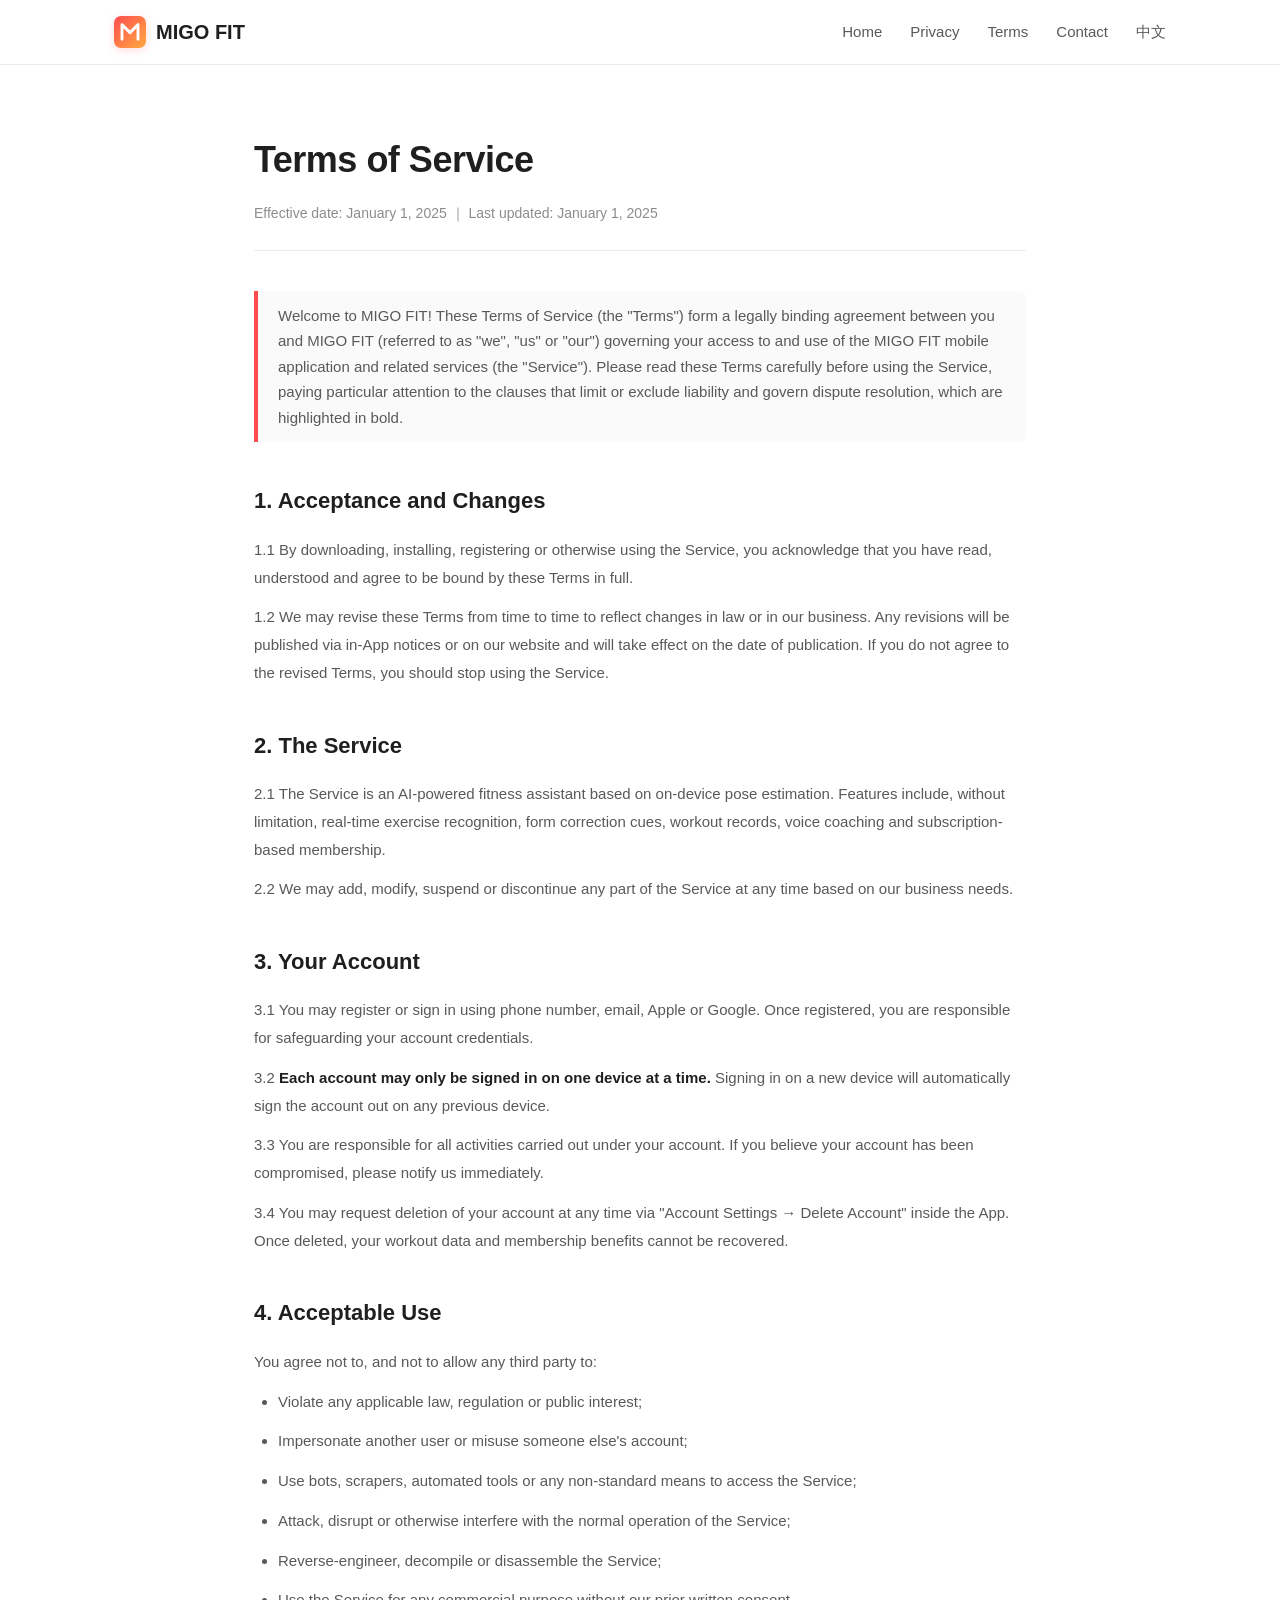
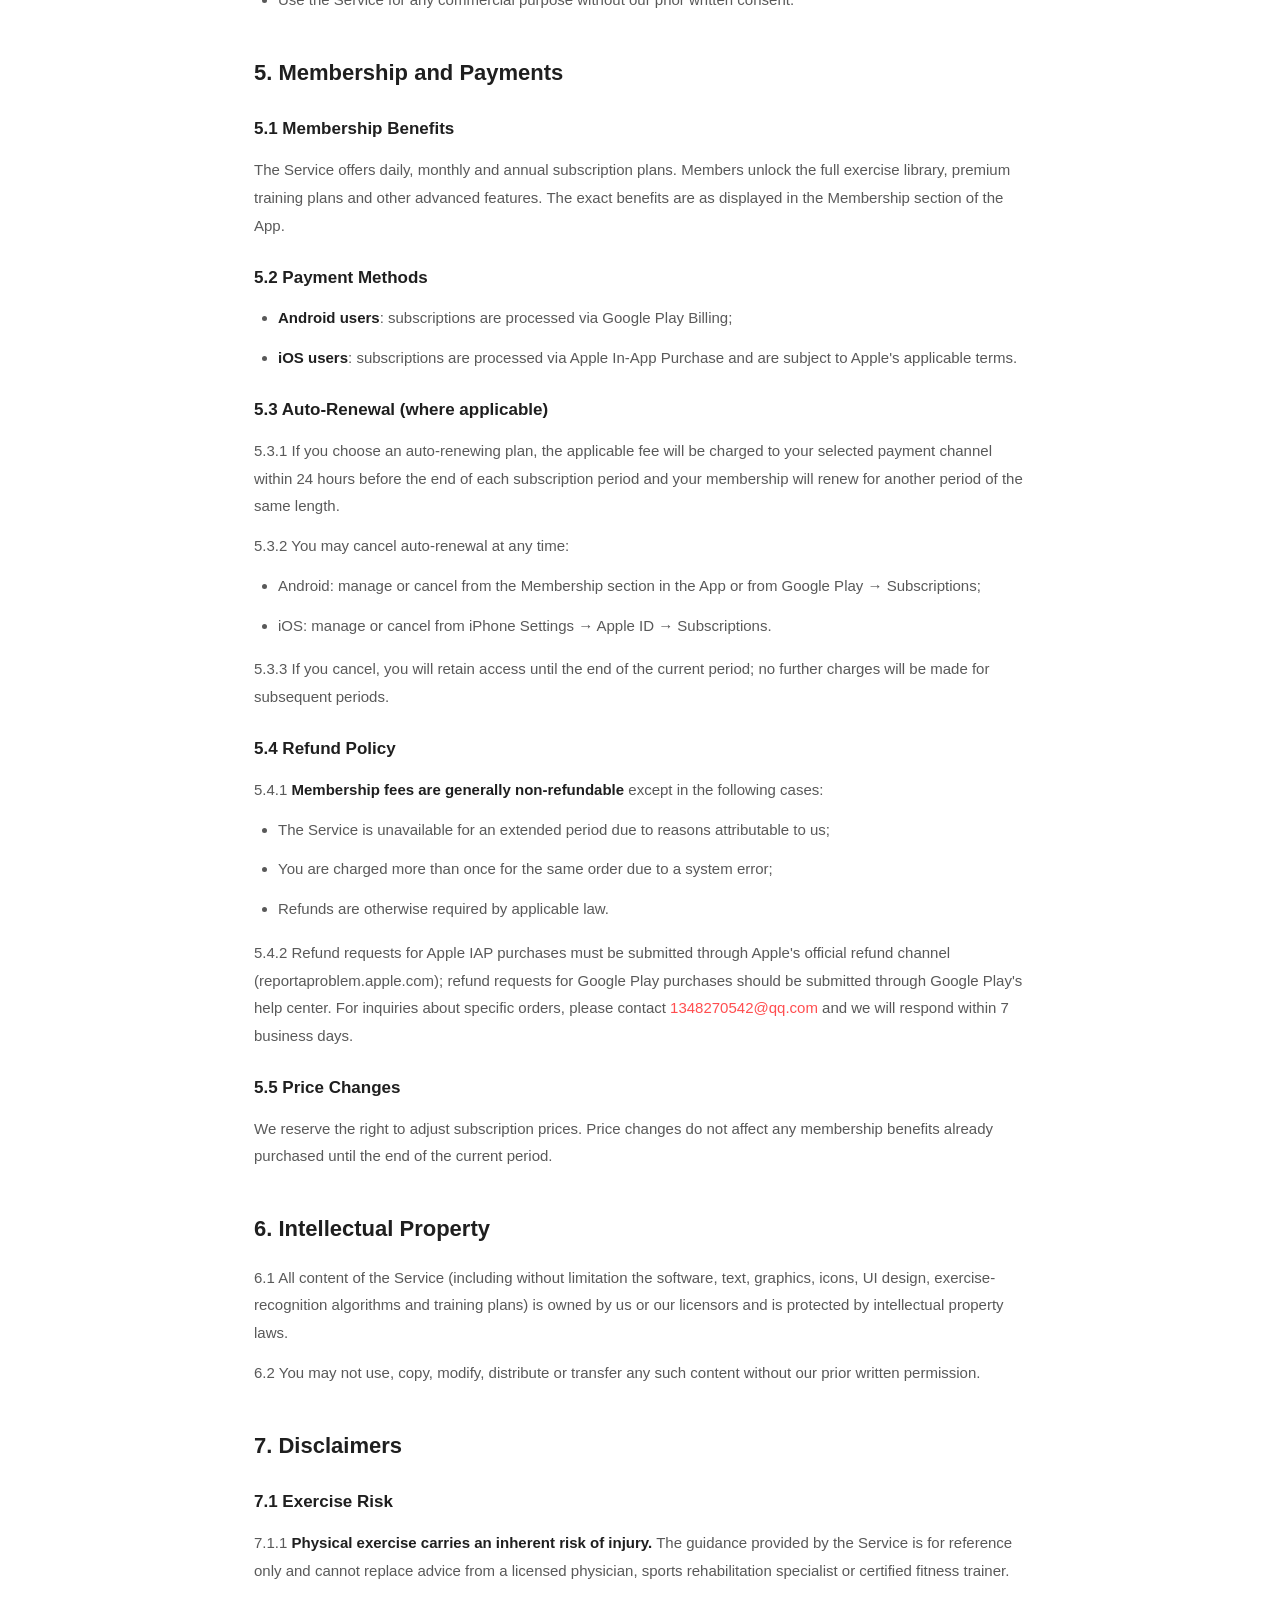
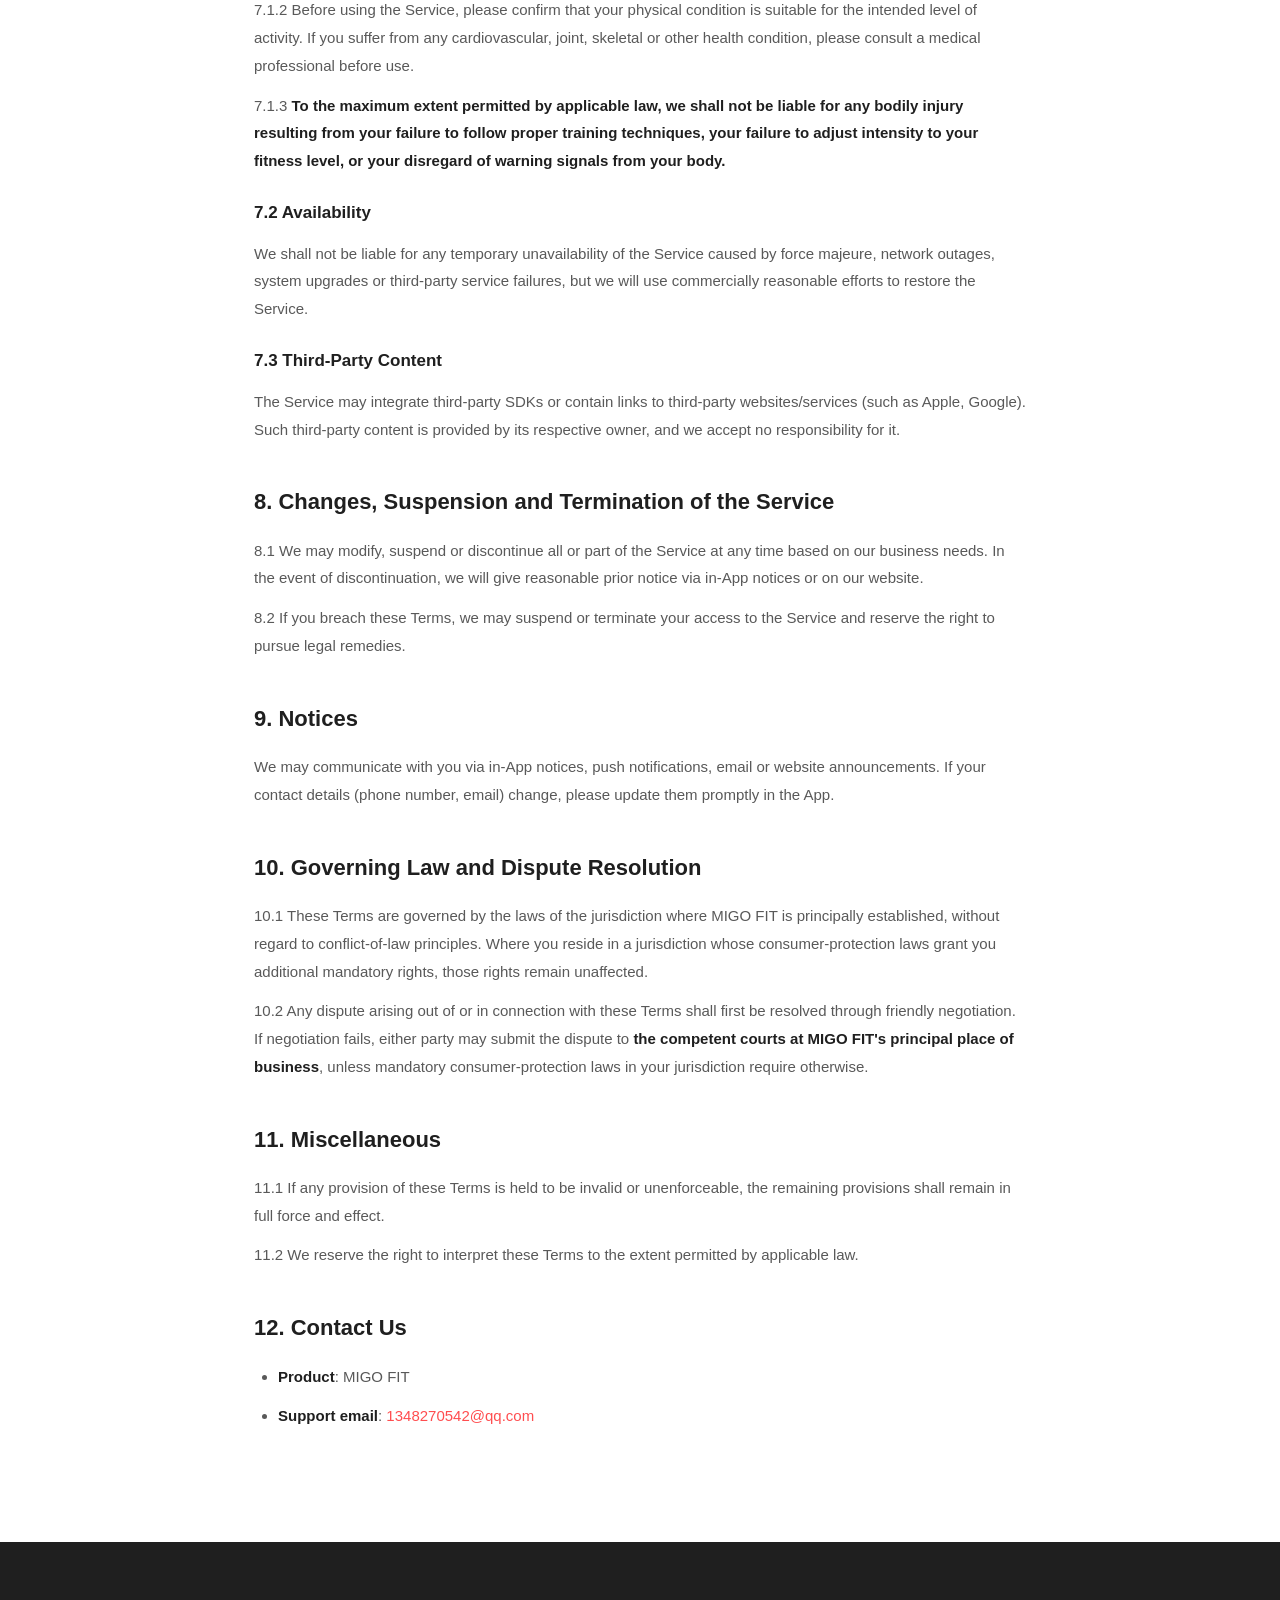
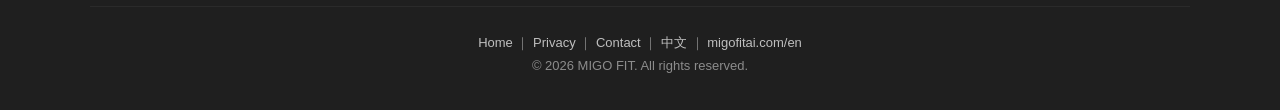
<file: en/terms.html>
<!DOCTYPE html>
<html lang="en">
<head>
  <meta charset="UTF-8" />
  <meta name="viewport" content="width=device-width, initial-scale=1.0" />
  <meta name="description" content="MIGO FIT Terms of Service — the legal agreement between you and MIGO FIT covering account, membership, refunds, disclaimers and more." />
  <meta name="robots" content="index, follow" />
  <link rel="canonical" href="https://migofitai.com/en/terms.html" />
  <link rel="alternate" hreflang="en" href="https://migofitai.com/en/terms.html" />
  <link rel="alternate" hreflang="zh-CN" href="https://migofitai.com/terms.html" />
  <meta property="og:type" content="website" />
  <meta property="og:title" content="Terms of Service — MIGO FIT" />
  <meta property="og:description" content="The legal agreement between you and MIGO FIT covering account, membership, refunds, disclaimers and more." />
  <meta property="og:url" content="https://migofitai.com/en/terms.html" />
  <meta property="og:image" content="https://migofitai.com/assets/logo.svg" />
  <meta property="og:site_name" content="MIGO FIT" />
  <title>Terms of Service — MIGO FIT</title>
  <link rel="icon" type="image/svg+xml" href="../assets/favicon.svg" />
  <link rel="stylesheet" href="../assets/style.css" />
</head>
<body>

  <header class="site-header">
    <nav class="nav">
      <a class="nav-brand" href="index.html">
        <img class="logo-svg" src="../assets/logo.svg" alt="MIGO FIT Logo" width="32" height="32" />
        <span>MIGO FIT</span>
      </a>
      <input type="checkbox" id="nav-toggle" class="nav-toggle" aria-hidden="true" />
      <label for="nav-toggle" class="nav-hamburger" aria-label="Toggle navigation">
        <span></span>
        <span></span>
        <span></span>
      </label>
      <ul class="nav-links">
        <li><a href="index.html">Home</a></li>
        <li><a href="privacy.html">Privacy</a></li>
        <li><a href="terms.html">Terms</a></li>
        <li><a href="contact.html">Contact</a></li>
        <li><a href="../terms.html" title="切换到中文">中文</a></li>
      </ul>
    </nav>
  </header>

  <main class="doc-page">
    <h1>Terms of Service</h1>
    <div class="doc-meta">
      Effective date: January 1, 2025 ｜ Last updated: January 1, 2025
    </div>

    <blockquote>
      Welcome to MIGO FIT! These Terms of Service (the "Terms") form a legally binding agreement between you and MIGO FIT (referred to as "we", "us" or "our") governing your access to and use of the MIGO FIT mobile application and related services (the "Service"). Please read these Terms carefully before using the Service, paying particular attention to the clauses that limit or exclude liability and govern dispute resolution, which are highlighted in bold.
    </blockquote>

    <h2>1. Acceptance and Changes</h2>
    <p>1.1 By downloading, installing, registering or otherwise using the Service, you acknowledge that you have read, understood and agree to be bound by these Terms in full.</p>
    <p>1.2 We may revise these Terms from time to time to reflect changes in law or in our business. Any revisions will be published via in-App notices or on our website and will take effect on the date of publication. If you do not agree to the revised Terms, you should stop using the Service.</p>

    <h2>2. The Service</h2>
    <p>2.1 The Service is an AI-powered fitness assistant based on on-device pose estimation. Features include, without limitation, real-time exercise recognition, form correction cues, workout records, voice coaching and subscription-based membership.</p>
    <p>2.2 We may add, modify, suspend or discontinue any part of the Service at any time based on our business needs.</p>

    <h2>3. Your Account</h2>
    <p>3.1 You may register or sign in using phone number, email, Apple or Google. Once registered, you are responsible for safeguarding your account credentials.</p>
    <p>3.2 <strong>Each account may only be signed in on one device at a time.</strong> Signing in on a new device will automatically sign the account out on any previous device.</p>
    <p>3.3 You are responsible for all activities carried out under your account. If you believe your account has been compromised, please notify us immediately.</p>
    <p>3.4 You may request deletion of your account at any time via "Account Settings → Delete Account" inside the App. Once deleted, your workout data and membership benefits cannot be recovered.</p>

    <h2>4. Acceptable Use</h2>
    <p>You agree not to, and not to allow any third party to:</p>
    <ul>
      <li>Violate any applicable law, regulation or public interest;</li>
      <li>Impersonate another user or misuse someone else's account;</li>
      <li>Use bots, scrapers, automated tools or any non-standard means to access the Service;</li>
      <li>Attack, disrupt or otherwise interfere with the normal operation of the Service;</li>
      <li>Reverse-engineer, decompile or disassemble the Service;</li>
      <li>Use the Service for any commercial purpose without our prior written consent.</li>
    </ul>

    <h2 id="membership">5. Membership and Payments</h2>

    <h3>5.1 Membership Benefits</h3>
    <p>The Service offers daily, monthly and annual subscription plans. Members unlock the full exercise library, premium training plans and other advanced features. The exact benefits are as displayed in the Membership section of the App.</p>

    <h3>5.2 Payment Methods</h3>
    <ul>
      <li><strong>Android users</strong>: subscriptions are processed via Google Play Billing;</li>
      <li><strong>iOS users</strong>: subscriptions are processed via Apple In-App Purchase and are subject to Apple's applicable terms.</li>
    </ul>

    <h3>5.3 Auto-Renewal (where applicable)</h3>
    <p>5.3.1 If you choose an auto-renewing plan, the applicable fee will be charged to your selected payment channel within 24 hours before the end of each subscription period and your membership will renew for another period of the same length.</p>
    <p>5.3.2 You may cancel auto-renewal at any time:</p>
    <ul>
      <li>Android: manage or cancel from the Membership section in the App or from Google Play → Subscriptions;</li>
      <li>iOS: manage or cancel from iPhone Settings → Apple ID → Subscriptions.</li>
    </ul>
    <p>5.3.3 If you cancel, you will retain access until the end of the current period; no further charges will be made for subsequent periods.</p>

    <h3 id="refund">5.4 Refund Policy</h3>
    <p>5.4.1 <strong>Membership fees are generally non-refundable</strong> except in the following cases:</p>
    <ul>
      <li>The Service is unavailable for an extended period due to reasons attributable to us;</li>
      <li>You are charged more than once for the same order due to a system error;</li>
      <li>Refunds are otherwise required by applicable law.</li>
    </ul>
    <p>5.4.2 Refund requests for Apple IAP purchases must be submitted through Apple's official refund channel (reportaproblem.apple.com); refund requests for Google Play purchases should be submitted through Google Play's help center. For inquiries about specific orders, please contact <a href="mailto:1348270542@qq.com">1348270542@qq.com</a> and we will respond within 7 business days.</p>

    <h3>5.5 Price Changes</h3>
    <p>We reserve the right to adjust subscription prices. Price changes do not affect any membership benefits already purchased until the end of the current period.</p>

    <h2>6. Intellectual Property</h2>
    <p>6.1 All content of the Service (including without limitation the software, text, graphics, icons, UI design, exercise-recognition algorithms and training plans) is owned by us or our licensors and is protected by intellectual property laws.</p>
    <p>6.2 You may not use, copy, modify, distribute or transfer any such content without our prior written permission.</p>

    <h2>7. Disclaimers</h2>

    <h3>7.1 Exercise Risk</h3>
    <p>7.1.1 <strong>Physical exercise carries an inherent risk of injury.</strong> The guidance provided by the Service is for reference only and cannot replace advice from a licensed physician, sports rehabilitation specialist or certified fitness trainer.</p>
    <p>7.1.2 Before using the Service, please confirm that your physical condition is suitable for the intended level of activity. If you suffer from any cardiovascular, joint, skeletal or other health condition, please consult a medical professional before use.</p>
    <p>7.1.3 <strong>To the maximum extent permitted by applicable law, we shall not be liable for any bodily injury resulting from your failure to follow proper training techniques, your failure to adjust intensity to your fitness level, or your disregard of warning signals from your body.</strong></p>

    <h3>7.2 Availability</h3>
    <p>We shall not be liable for any temporary unavailability of the Service caused by force majeure, network outages, system upgrades or third-party service failures, but we will use commercially reasonable efforts to restore the Service.</p>

    <h3>7.3 Third-Party Content</h3>
    <p>The Service may integrate third-party SDKs or contain links to third-party websites/services (such as Apple, Google). Such third-party content is provided by its respective owner, and we accept no responsibility for it.</p>

    <h2>8. Changes, Suspension and Termination of the Service</h2>
    <p>8.1 We may modify, suspend or discontinue all or part of the Service at any time based on our business needs. In the event of discontinuation, we will give reasonable prior notice via in-App notices or on our website.</p>
    <p>8.2 If you breach these Terms, we may suspend or terminate your access to the Service and reserve the right to pursue legal remedies.</p>

    <h2>9. Notices</h2>
    <p>We may communicate with you via in-App notices, push notifications, email or website announcements. If your contact details (phone number, email) change, please update them promptly in the App.</p>

    <h2>10. Governing Law and Dispute Resolution</h2>
    <p>10.1 These Terms are governed by the laws of the jurisdiction where MIGO FIT is principally established, without regard to conflict-of-law principles. Where you reside in a jurisdiction whose consumer-protection laws grant you additional mandatory rights, those rights remain unaffected.</p>
    <p>10.2 Any dispute arising out of or in connection with these Terms shall first be resolved through friendly negotiation. If negotiation fails, either party may submit the dispute to <strong>the competent courts at MIGO FIT's principal place of business</strong>, unless mandatory consumer-protection laws in your jurisdiction require otherwise.</p>

    <h2>11. Miscellaneous</h2>
    <p>11.1 If any provision of these Terms is held to be invalid or unenforceable, the remaining provisions shall remain in full force and effect.</p>
    <p>11.2 We reserve the right to interpret these Terms to the extent permitted by applicable law.</p>

    <h2>12. Contact Us</h2>
    <ul>
      <li><strong>Product</strong>: MIGO FIT</li>
      <li><strong>Support email</strong>: <a href="mailto:1348270542@qq.com">1348270542@qq.com</a></li>
    </ul>
  </main>

  <footer class="site-footer">
    <div class="footer-inner">
      <div class="footer-bottom">
        <p><a href="index.html">Home</a> ｜ <a href="privacy.html">Privacy</a> ｜ <a href="contact.html">Contact</a> ｜ <a href="../index.html">中文</a> ｜ <a href="https://migofitai.com/en/">migofitai.com/en</a></p>
        <p>© 2026 MIGO FIT. All rights reserved.</p>
      </div>
    </div>
  </footer>

</body>
</html>
</file>
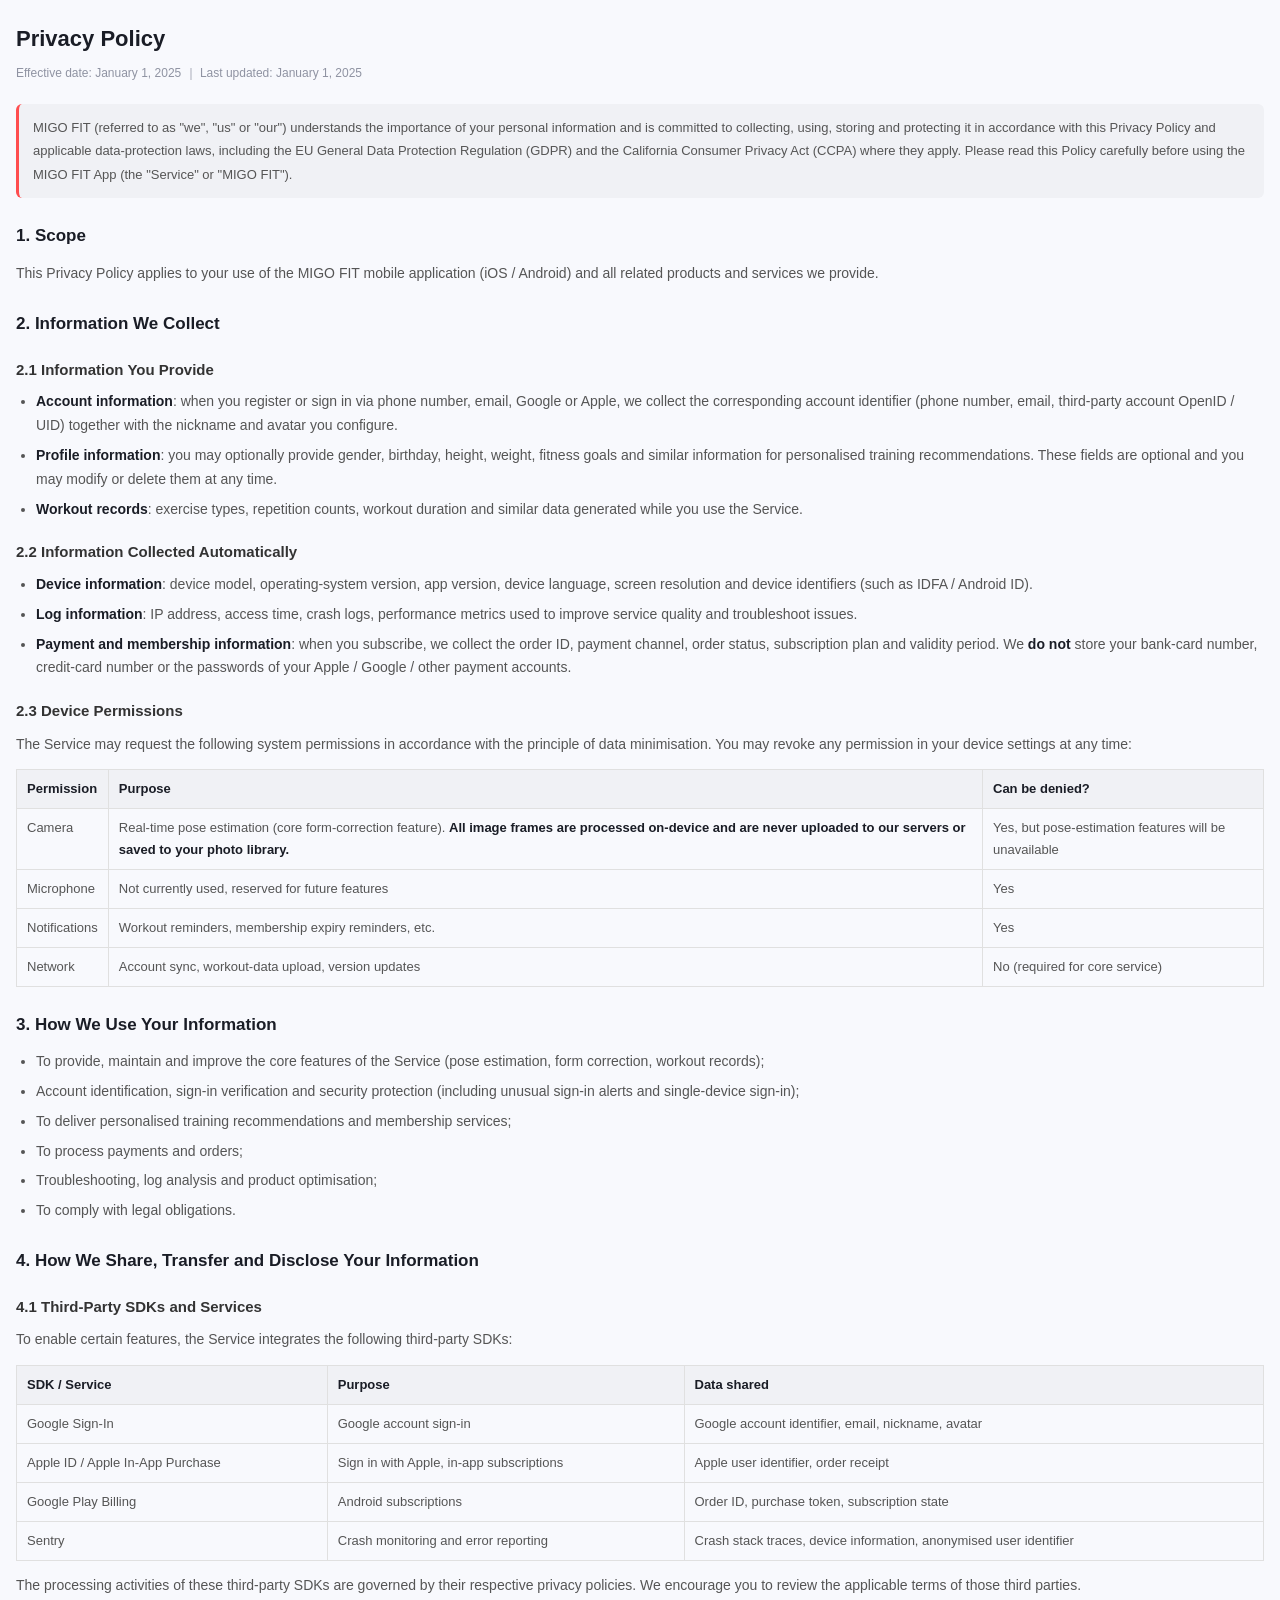
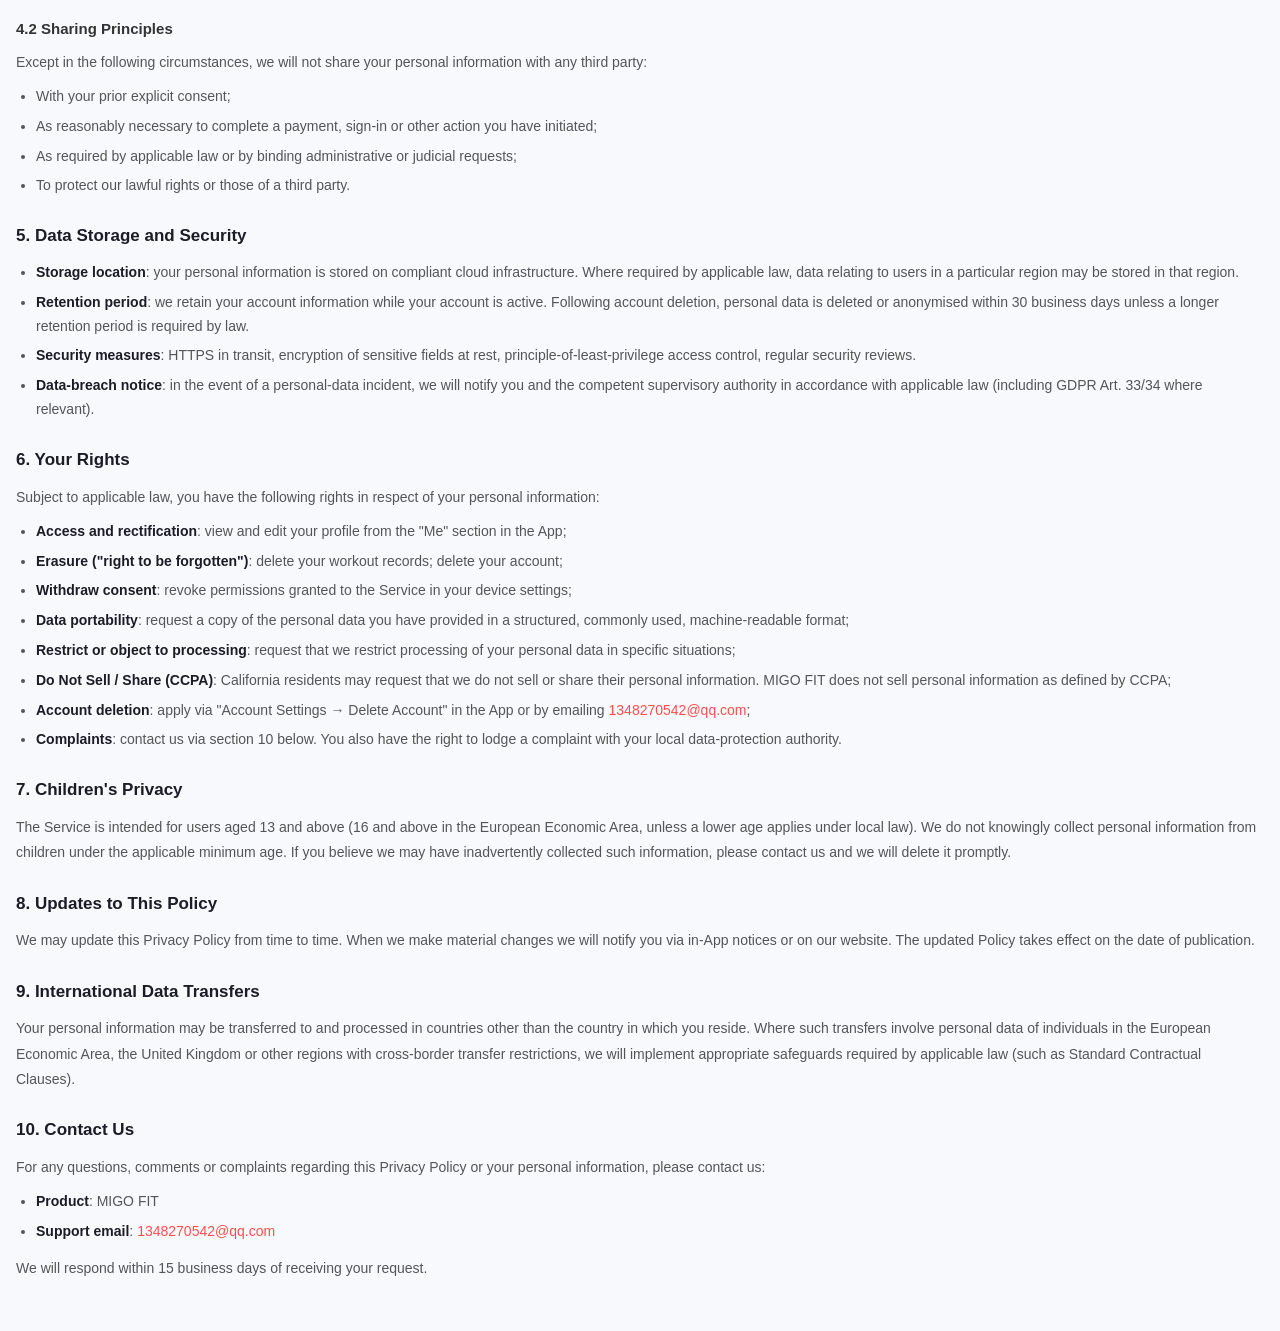
<file: legal/privacy-policy-en.html>
<!DOCTYPE html>
<html lang="en">
<head>
  <meta charset="UTF-8" />
  <meta name="viewport" content="width=device-width, initial-scale=1.0, maximum-scale=1.0, user-scalable=no" />
  <title>Privacy Policy — MIGO FIT</title>
  <style>
    /* App WebView-specific styles: content only, no site navigation */
    * { margin: 0; padding: 0; box-sizing: border-box; }
    body {
      font-family: -apple-system, BlinkMacSystemFont, "Helvetica Neue", "Segoe UI", Roboto, sans-serif;
      color: #1a1d26;
      background: #f8f9fd;
      line-height: 1.7;
      padding: 20px 16px 40px;
      -webkit-text-size-adjust: 100%;
    }
    h1 { font-size: 22px; font-weight: 800; margin-bottom: 6px; }
    .doc-meta { color: #8f93a2; font-size: 12px; margin-bottom: 20px; }
    blockquote {
      background: #f0f1f5;
      border-left: 3px solid #FF4D4F;
      padding: 12px 14px;
      margin-bottom: 20px;
      border-radius: 6px;
      font-size: 13px;
      color: #555;
      line-height: 1.8;
    }
    h2 { font-size: 17px; font-weight: 700; margin-top: 24px; margin-bottom: 10px; color: #1a1d26; }
    h3 { font-size: 15px; font-weight: 600; margin-top: 18px; margin-bottom: 8px; color: #333; }
    p { font-size: 14px; color: #555; margin-bottom: 10px; line-height: 1.8; }
    ul { padding-left: 20px; margin-bottom: 12px; }
    li { font-size: 14px; color: #555; margin-bottom: 6px; line-height: 1.7; }
    strong { color: #1a1d26; }
    a { color: #FF4D4F; text-decoration: none; }
    a:active { opacity: 0.7; }
    table {
      width: 100%;
      border-collapse: collapse;
      margin: 12px 0;
      font-size: 13px;
    }
    th, td {
      border: 1px solid #e0e0e0;
      padding: 8px 10px;
      text-align: left;
      vertical-align: top;
    }
    th {
      background: #f0f1f5;
      font-weight: 600;
      color: #1a1d26;
    }
    td { color: #555; }
  </style>
</head>
<body>

  <h1>Privacy Policy</h1>
  <div class="doc-meta">
    Effective date: January 1, 2025 ｜ Last updated: January 1, 2025
  </div>

  <blockquote>
    MIGO FIT (referred to as "we", "us" or "our") understands the importance of your personal information and is committed to collecting, using, storing and protecting it in accordance with this Privacy Policy and applicable data-protection laws, including the EU General Data Protection Regulation (GDPR) and the California Consumer Privacy Act (CCPA) where they apply. Please read this Policy carefully before using the MIGO FIT App (the "Service" or "MIGO FIT").
  </blockquote>

  <h2>1. Scope</h2>
  <p>This Privacy Policy applies to your use of the MIGO FIT mobile application (iOS / Android) and all related products and services we provide.</p>

  <h2>2. Information We Collect</h2>

  <h3>2.1 Information You Provide</h3>
  <ul>
    <li><strong>Account information</strong>: when you register or sign in via phone number, email, Google or Apple, we collect the corresponding account identifier (phone number, email, third-party account OpenID / UID) together with the nickname and avatar you configure.</li>
    <li><strong>Profile information</strong>: you may optionally provide gender, birthday, height, weight, fitness goals and similar information for personalised training recommendations. These fields are optional and you may modify or delete them at any time.</li>
    <li><strong>Workout records</strong>: exercise types, repetition counts, workout duration and similar data generated while you use the Service.</li>
  </ul>

  <h3>2.2 Information Collected Automatically</h3>
  <ul>
    <li><strong>Device information</strong>: device model, operating-system version, app version, device language, screen resolution and device identifiers (such as IDFA / Android ID).</li>
    <li><strong>Log information</strong>: IP address, access time, crash logs, performance metrics used to improve service quality and troubleshoot issues.</li>
    <li><strong>Payment and membership information</strong>: when you subscribe, we collect the order ID, payment channel, order status, subscription plan and validity period. We <strong>do not</strong> store your bank-card number, credit-card number or the passwords of your Apple / Google / other payment accounts.</li>
  </ul>

  <h3>2.3 Device Permissions</h3>
  <p>The Service may request the following system permissions in accordance with the principle of data minimisation. You may revoke any permission in your device settings at any time:</p>
  <table>
    <thead>
      <tr><th>Permission</th><th>Purpose</th><th>Can be denied?</th></tr>
    </thead>
    <tbody>
      <tr>
        <td>Camera</td>
        <td>Real-time pose estimation (core form-correction feature). <strong>All image frames are processed on-device and are never uploaded to our servers or saved to your photo library.</strong></td>
        <td>Yes, but pose-estimation features will be unavailable</td>
      </tr>
      <tr>
        <td>Microphone</td>
        <td>Not currently used, reserved for future features</td>
        <td>Yes</td>
      </tr>
      <tr>
        <td>Notifications</td>
        <td>Workout reminders, membership expiry reminders, etc.</td>
        <td>Yes</td>
      </tr>
      <tr>
        <td>Network</td>
        <td>Account sync, workout-data upload, version updates</td>
        <td>No (required for core service)</td>
      </tr>
    </tbody>
  </table>

  <h2>3. How We Use Your Information</h2>
  <ul>
    <li>To provide, maintain and improve the core features of the Service (pose estimation, form correction, workout records);</li>
    <li>Account identification, sign-in verification and security protection (including unusual sign-in alerts and single-device sign-in);</li>
    <li>To deliver personalised training recommendations and membership services;</li>
    <li>To process payments and orders;</li>
    <li>Troubleshooting, log analysis and product optimisation;</li>
    <li>To comply with legal obligations.</li>
  </ul>

  <h2>4. How We Share, Transfer and Disclose Your Information</h2>

  <h3>4.1 Third-Party SDKs and Services</h3>
  <p>To enable certain features, the Service integrates the following third-party SDKs:</p>
  <table>
    <thead>
      <tr><th>SDK / Service</th><th>Purpose</th><th>Data shared</th></tr>
    </thead>
    <tbody>
      <tr>
        <td>Google Sign-In</td>
        <td>Google account sign-in</td>
        <td>Google account identifier, email, nickname, avatar</td>
      </tr>
      <tr>
        <td>Apple ID / Apple In-App Purchase</td>
        <td>Sign in with Apple, in-app subscriptions</td>
        <td>Apple user identifier, order receipt</td>
      </tr>
      <tr>
        <td>Google Play Billing</td>
        <td>Android subscriptions</td>
        <td>Order ID, purchase token, subscription state</td>
      </tr>
      <tr>
        <td>Sentry</td>
        <td>Crash monitoring and error reporting</td>
        <td>Crash stack traces, device information, anonymised user identifier</td>
      </tr>
    </tbody>
  </table>
  <p>The processing activities of these third-party SDKs are governed by their respective privacy policies. We encourage you to review the applicable terms of those third parties.</p>

  <h3>4.2 Sharing Principles</h3>
  <p>Except in the following circumstances, we will not share your personal information with any third party:</p>
  <ul>
    <li>With your prior explicit consent;</li>
    <li>As reasonably necessary to complete a payment, sign-in or other action you have initiated;</li>
    <li>As required by applicable law or by binding administrative or judicial requests;</li>
    <li>To protect our lawful rights or those of a third party.</li>
  </ul>

  <h2>5. Data Storage and Security</h2>
  <ul>
    <li><strong>Storage location</strong>: your personal information is stored on compliant cloud infrastructure. Where required by applicable law, data relating to users in a particular region may be stored in that region.</li>
    <li><strong>Retention period</strong>: we retain your account information while your account is active. Following account deletion, personal data is deleted or anonymised within 30 business days unless a longer retention period is required by law.</li>
    <li><strong>Security measures</strong>: HTTPS in transit, encryption of sensitive fields at rest, principle-of-least-privilege access control, regular security reviews.</li>
    <li><strong>Data-breach notice</strong>: in the event of a personal-data incident, we will notify you and the competent supervisory authority in accordance with applicable law (including GDPR Art. 33/34 where relevant).</li>
  </ul>

  <h2>6. Your Rights</h2>
  <p>Subject to applicable law, you have the following rights in respect of your personal information:</p>
  <ul>
    <li><strong>Access and rectification</strong>: view and edit your profile from the "Me" section in the App;</li>
    <li><strong>Erasure ("right to be forgotten")</strong>: delete your workout records; delete your account;</li>
    <li><strong>Withdraw consent</strong>: revoke permissions granted to the Service in your device settings;</li>
    <li><strong>Data portability</strong>: request a copy of the personal data you have provided in a structured, commonly used, machine-readable format;</li>
    <li><strong>Restrict or object to processing</strong>: request that we restrict processing of your personal data in specific situations;</li>
    <li><strong>Do Not Sell / Share (CCPA)</strong>: California residents may request that we do not sell or share their personal information. MIGO FIT does not sell personal information as defined by CCPA;</li>
    <li><strong>Account deletion</strong>: apply via "Account Settings → Delete Account" in the App or by emailing <a href="mailto:1348270542@qq.com">1348270542@qq.com</a>;</li>
    <li><strong>Complaints</strong>: contact us via section 10 below. You also have the right to lodge a complaint with your local data-protection authority.</li>
  </ul>

  <h2>7. Children's Privacy</h2>
  <p>The Service is intended for users aged 13 and above (16 and above in the European Economic Area, unless a lower age applies under local law). We do not knowingly collect personal information from children under the applicable minimum age. If you believe we may have inadvertently collected such information, please contact us and we will delete it promptly.</p>

  <h2>8. Updates to This Policy</h2>
  <p>We may update this Privacy Policy from time to time. When we make material changes we will notify you via in-App notices or on our website. The updated Policy takes effect on the date of publication.</p>

  <h2>9. International Data Transfers</h2>
  <p>Your personal information may be transferred to and processed in countries other than the country in which you reside. Where such transfers involve personal data of individuals in the European Economic Area, the United Kingdom or other regions with cross-border transfer restrictions, we will implement appropriate safeguards required by applicable law (such as Standard Contractual Clauses).</p>

  <h2>10. Contact Us</h2>
  <p>For any questions, comments or complaints regarding this Privacy Policy or your personal information, please contact us:</p>
  <ul>
    <li><strong>Product</strong>: MIGO FIT</li>
    <li><strong>Support email</strong>: <a href="mailto:1348270542@qq.com">1348270542@qq.com</a></li>
  </ul>
  <p>We will respond within 15 business days of receiving your request.</p>

</body>
</html>
</file>
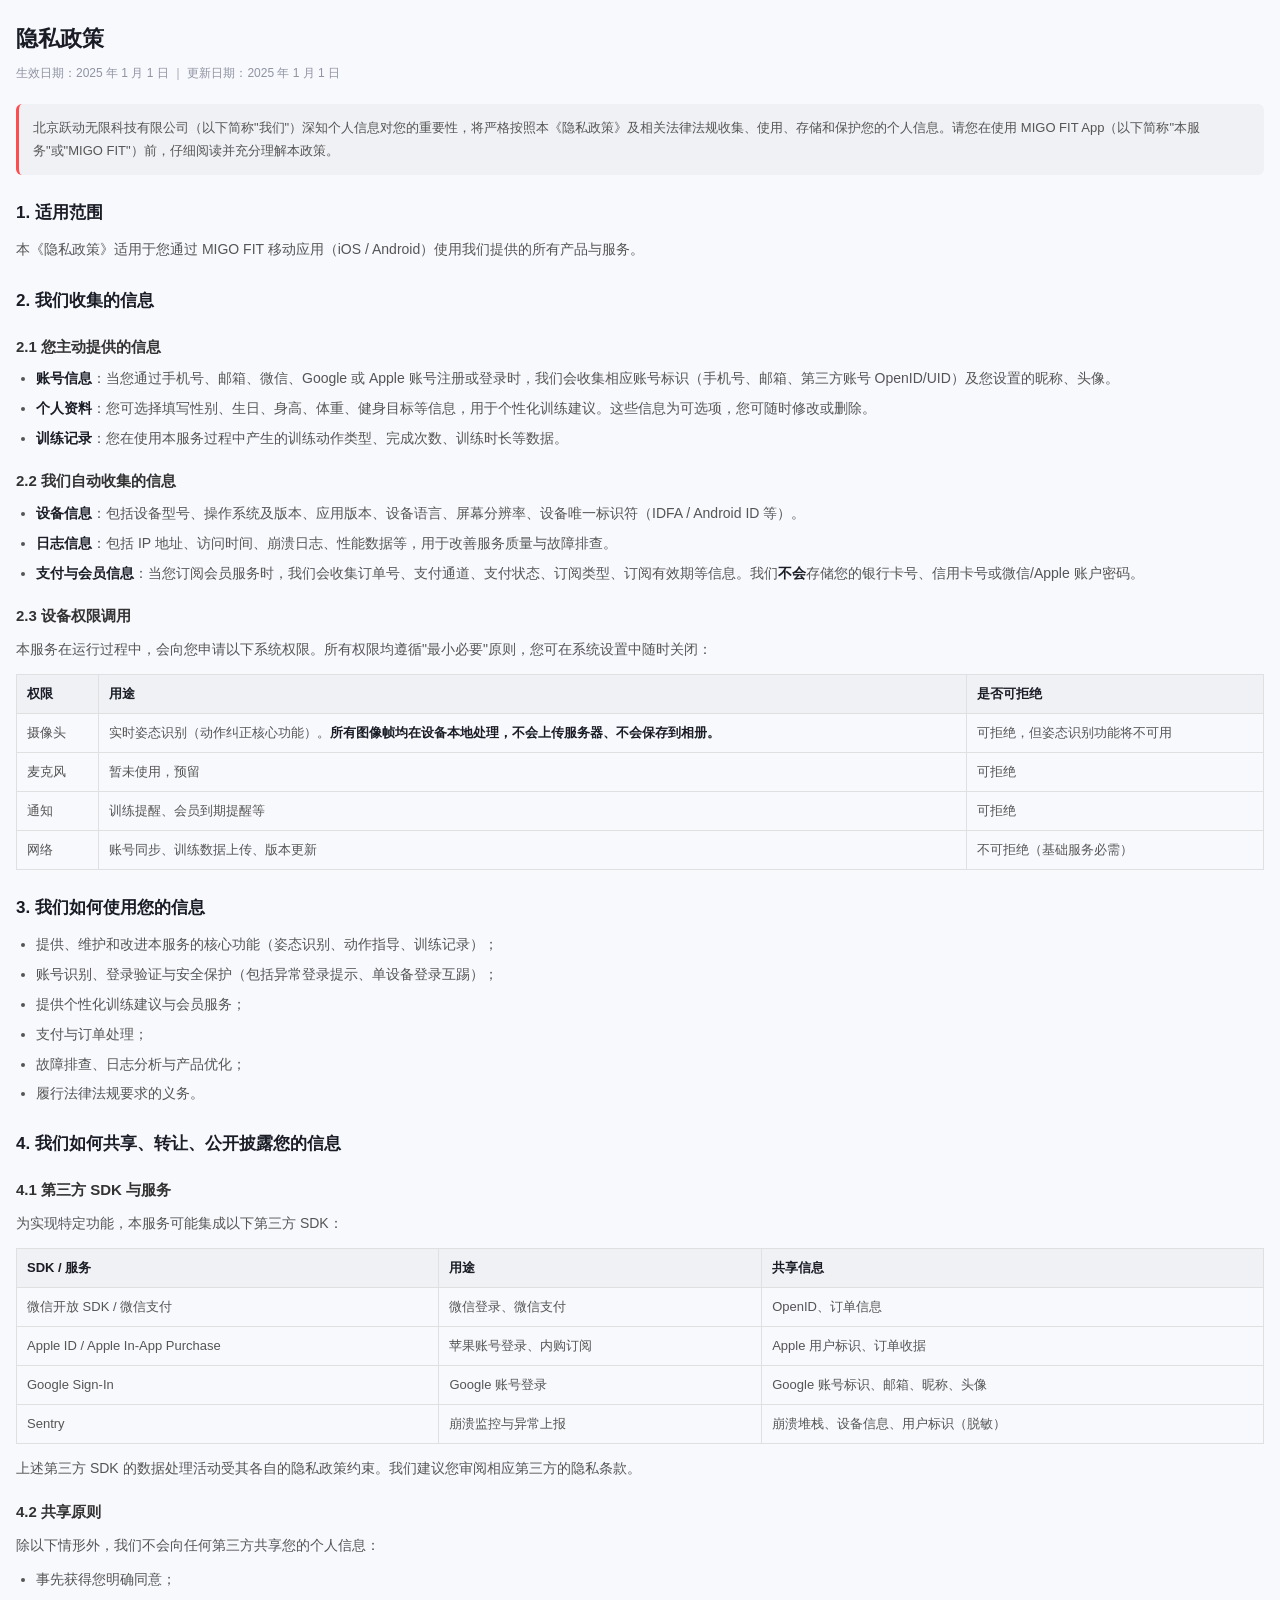
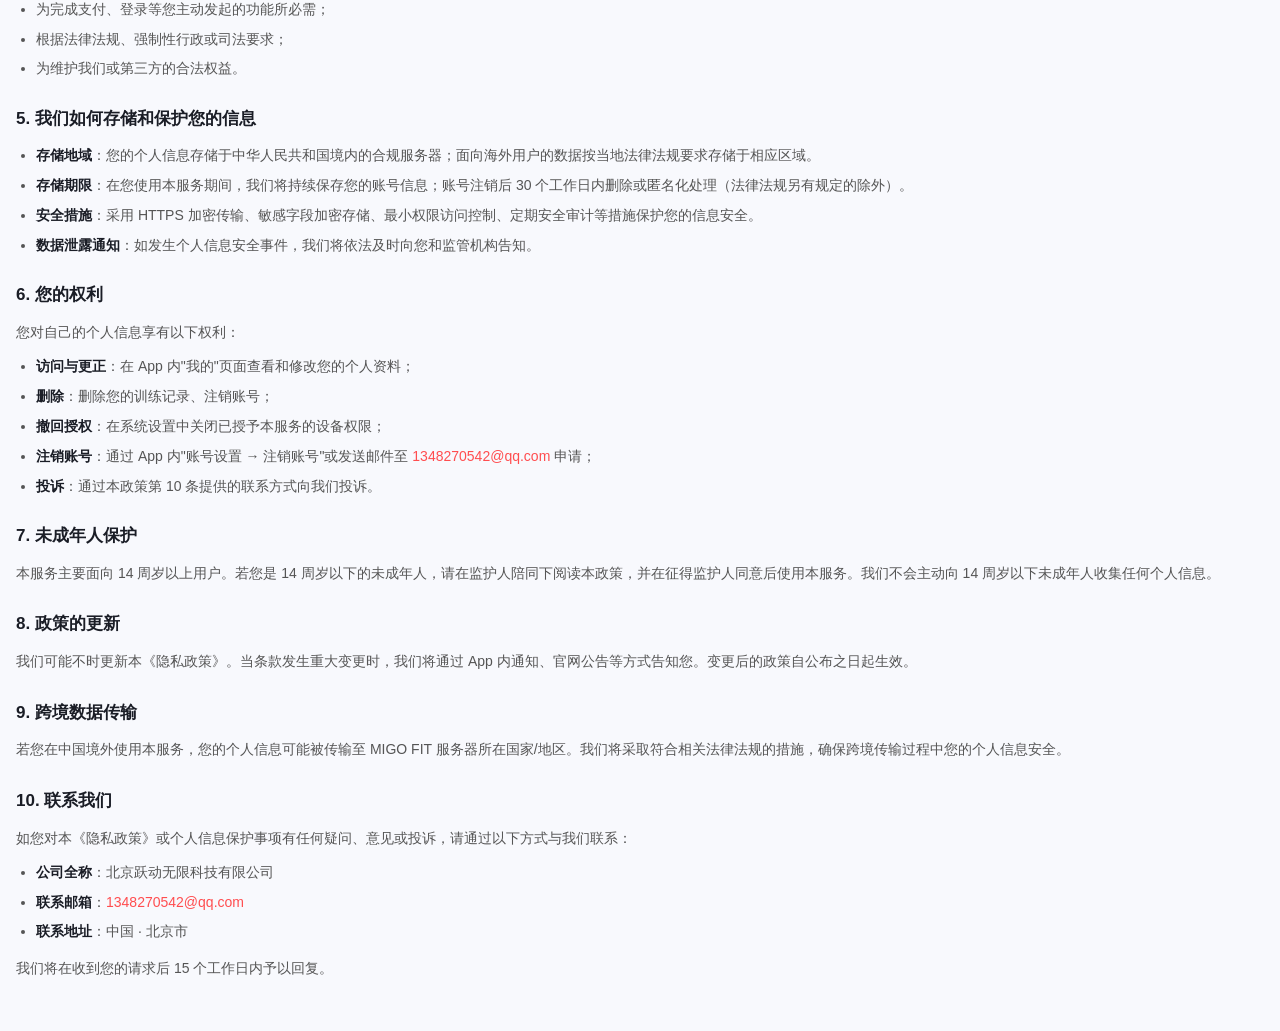
<file: legal/privacy-policy.html>
<!DOCTYPE html>
<html lang="zh-CN">
<head>
  <meta charset="UTF-8" />
  <meta name="viewport" content="width=device-width, initial-scale=1.0, maximum-scale=1.0, user-scalable=no" />
  <title>隐私政策 — MIGO FIT</title>
  <style>
    /* App WebView 专用样式：纯内容，无站点导航 */
    * { margin: 0; padding: 0; box-sizing: border-box; }
    body {
      font-family: -apple-system, BlinkMacSystemFont, "PingFang SC", "Helvetica Neue", "Microsoft YaHei", sans-serif;
      color: #1a1d26;
      background: #f8f9fd;
      line-height: 1.7;
      padding: 20px 16px 40px;
      -webkit-text-size-adjust: 100%;
    }
    h1 {
      font-size: 22px;
      font-weight: 800;
      margin-bottom: 6px;
    }
    .doc-meta {
      color: #8f93a2;
      font-size: 12px;
      margin-bottom: 20px;
    }
    blockquote {
      background: #f0f1f5;
      border-left: 3px solid #FF4D4F;
      padding: 12px 14px;
      margin-bottom: 20px;
      border-radius: 6px;
      font-size: 13px;
      color: #555;
      line-height: 1.8;
    }
    h2 {
      font-size: 17px;
      font-weight: 700;
      margin-top: 24px;
      margin-bottom: 10px;
      color: #1a1d26;
    }
    h3 {
      font-size: 15px;
      font-weight: 600;
      margin-top: 18px;
      margin-bottom: 8px;
      color: #333;
    }
    p {
      font-size: 14px;
      color: #555;
      margin-bottom: 10px;
      line-height: 1.8;
    }
    ul {
      padding-left: 20px;
      margin-bottom: 12px;
    }
    li {
      font-size: 14px;
      color: #555;
      margin-bottom: 6px;
      line-height: 1.7;
    }
    strong { color: #1a1d26; }
    a { color: #FF4D4F; text-decoration: none; }
    a:active { opacity: 0.7; }
    table {
      width: 100%;
      border-collapse: collapse;
      margin: 12px 0;
      font-size: 13px;
    }
    th, td {
      border: 1px solid #e0e0e0;
      padding: 8px 10px;
      text-align: left;
      vertical-align: top;
    }
    th {
      background: #f0f1f5;
      font-weight: 600;
      color: #1a1d26;
    }
    td { color: #555; }
  </style>
</head>
<body>

  <h1>隐私政策</h1>
  <div class="doc-meta">
    生效日期：2025 年 1 月 1 日 ｜ 更新日期：2025 年 1 月 1 日
  </div>

  <blockquote>
    北京跃动无限科技有限公司（以下简称"我们"）深知个人信息对您的重要性，将严格按照本《隐私政策》及相关法律法规收集、使用、存储和保护您的个人信息。请您在使用 MIGO FIT App（以下简称"本服务"或"MIGO FIT"）前，仔细阅读并充分理解本政策。
  </blockquote>

  <h2>1. 适用范围</h2>
  <p>本《隐私政策》适用于您通过 MIGO FIT 移动应用（iOS / Android）使用我们提供的所有产品与服务。</p>

  <h2>2. 我们收集的信息</h2>

  <h3>2.1 您主动提供的信息</h3>
  <ul>
    <li><strong>账号信息</strong>：当您通过手机号、邮箱、微信、Google 或 Apple 账号注册或登录时，我们会收集相应账号标识（手机号、邮箱、第三方账号 OpenID/UID）及您设置的昵称、头像。</li>
    <li><strong>个人资料</strong>：您可选择填写性别、生日、身高、体重、健身目标等信息，用于个性化训练建议。这些信息为可选项，您可随时修改或删除。</li>
    <li><strong>训练记录</strong>：您在使用本服务过程中产生的训练动作类型、完成次数、训练时长等数据。</li>
  </ul>

  <h3>2.2 我们自动收集的信息</h3>
  <ul>
    <li><strong>设备信息</strong>：包括设备型号、操作系统及版本、应用版本、设备语言、屏幕分辨率、设备唯一标识符（IDFA / Android ID 等）。</li>
    <li><strong>日志信息</strong>：包括 IP 地址、访问时间、崩溃日志、性能数据等，用于改善服务质量与故障排查。</li>
    <li><strong>支付与会员信息</strong>：当您订阅会员服务时，我们会收集订单号、支付通道、支付状态、订阅类型、订阅有效期等信息。我们<strong>不会</strong>存储您的银行卡号、信用卡号或微信/Apple 账户密码。</li>
  </ul>

  <h3>2.3 设备权限调用</h3>
  <p>本服务在运行过程中，会向您申请以下系统权限。所有权限均遵循"最小必要"原则，您可在系统设置中随时关闭：</p>
  <table>
    <thead>
      <tr><th>权限</th><th>用途</th><th>是否可拒绝</th></tr>
    </thead>
    <tbody>
      <tr>
        <td>摄像头</td>
        <td>实时姿态识别（动作纠正核心功能）。<strong>所有图像帧均在设备本地处理，不会上传服务器、不会保存到相册。</strong></td>
        <td>可拒绝，但姿态识别功能将不可用</td>
      </tr>
      <tr>
        <td>麦克风</td>
        <td>暂未使用，预留</td>
        <td>可拒绝</td>
      </tr>
      <tr>
        <td>通知</td>
        <td>训练提醒、会员到期提醒等</td>
        <td>可拒绝</td>
      </tr>
      <tr>
        <td>网络</td>
        <td>账号同步、训练数据上传、版本更新</td>
        <td>不可拒绝（基础服务必需）</td>
      </tr>
    </tbody>
  </table>

  <h2>3. 我们如何使用您的信息</h2>
  <ul>
    <li>提供、维护和改进本服务的核心功能（姿态识别、动作指导、训练记录）；</li>
    <li>账号识别、登录验证与安全保护（包括异常登录提示、单设备登录互踢）；</li>
    <li>提供个性化训练建议与会员服务；</li>
    <li>支付与订单处理；</li>
    <li>故障排查、日志分析与产品优化；</li>
    <li>履行法律法规要求的义务。</li>
  </ul>

  <h2>4. 我们如何共享、转让、公开披露您的信息</h2>

  <h3>4.1 第三方 SDK 与服务</h3>
  <p>为实现特定功能，本服务可能集成以下第三方 SDK：</p>
  <table>
    <thead>
      <tr><th>SDK / 服务</th><th>用途</th><th>共享信息</th></tr>
    </thead>
    <tbody>
      <tr>
        <td>微信开放 SDK / 微信支付</td>
        <td>微信登录、微信支付</td>
        <td>OpenID、订单信息</td>
      </tr>
      <tr>
        <td>Apple ID / Apple In-App Purchase</td>
        <td>苹果账号登录、内购订阅</td>
        <td>Apple 用户标识、订单收据</td>
      </tr>
      <tr>
        <td>Google Sign-In</td>
        <td>Google 账号登录</td>
        <td>Google 账号标识、邮箱、昵称、头像</td>
      </tr>
      <tr>
        <td>Sentry</td>
        <td>崩溃监控与异常上报</td>
        <td>崩溃堆栈、设备信息、用户标识（脱敏）</td>
      </tr>
    </tbody>
  </table>
  <p>上述第三方 SDK 的数据处理活动受其各自的隐私政策约束。我们建议您审阅相应第三方的隐私条款。</p>

  <h3>4.2 共享原则</h3>
  <p>除以下情形外，我们不会向任何第三方共享您的个人信息：</p>
  <ul>
    <li>事先获得您明确同意；</li>
    <li>为完成支付、登录等您主动发起的功能所必需；</li>
    <li>根据法律法规、强制性行政或司法要求；</li>
    <li>为维护我们或第三方的合法权益。</li>
  </ul>

  <h2>5. 我们如何存储和保护您的信息</h2>
  <ul>
    <li><strong>存储地域</strong>：您的个人信息存储于中华人民共和国境内的合规服务器；面向海外用户的数据按当地法律法规要求存储于相应区域。</li>
    <li><strong>存储期限</strong>：在您使用本服务期间，我们将持续保存您的账号信息；账号注销后 30 个工作日内删除或匿名化处理（法律法规另有规定的除外）。</li>
    <li><strong>安全措施</strong>：采用 HTTPS 加密传输、敏感字段加密存储、最小权限访问控制、定期安全审计等措施保护您的信息安全。</li>
    <li><strong>数据泄露通知</strong>：如发生个人信息安全事件，我们将依法及时向您和监管机构告知。</li>
  </ul>

  <h2>6. 您的权利</h2>
  <p>您对自己的个人信息享有以下权利：</p>
  <ul>
    <li><strong>访问与更正</strong>：在 App 内"我的"页面查看和修改您的个人资料；</li>
    <li><strong>删除</strong>：删除您的训练记录、注销账号；</li>
    <li><strong>撤回授权</strong>：在系统设置中关闭已授予本服务的设备权限；</li>
    <li><strong>注销账号</strong>：通过 App 内"账号设置 → 注销账号"或发送邮件至 <a href="mailto:1348270542@qq.com">1348270542@qq.com</a> 申请；</li>
    <li><strong>投诉</strong>：通过本政策第 10 条提供的联系方式向我们投诉。</li>
  </ul>

  <h2>7. 未成年人保护</h2>
  <p>本服务主要面向 14 周岁以上用户。若您是 14 周岁以下的未成年人，请在监护人陪同下阅读本政策，并在征得监护人同意后使用本服务。我们不会主动向 14 周岁以下未成年人收集任何个人信息。</p>

  <h2>8. 政策的更新</h2>
  <p>我们可能不时更新本《隐私政策》。当条款发生重大变更时，我们将通过 App 内通知、官网公告等方式告知您。变更后的政策自公布之日起生效。</p>

  <h2>9. 跨境数据传输</h2>
  <p>若您在中国境外使用本服务，您的个人信息可能被传输至 MIGO FIT 服务器所在国家/地区。我们将采取符合相关法律法规的措施，确保跨境传输过程中您的个人信息安全。</p>

  <h2>10. 联系我们</h2>
  <p>如您对本《隐私政策》或个人信息保护事项有任何疑问、意见或投诉，请通过以下方式与我们联系：</p>
  <ul>
    <li><strong>公司全称</strong>：北京跃动无限科技有限公司</li>
    <li><strong>联系邮箱</strong>：<a href="mailto:1348270542@qq.com">1348270542@qq.com</a></li>
    <li><strong>联系地址</strong>：中国 · 北京市</li>
  </ul>
  <p>我们将在收到您的请求后 15 个工作日内予以回复。</p>

</body>
</html>
</file>
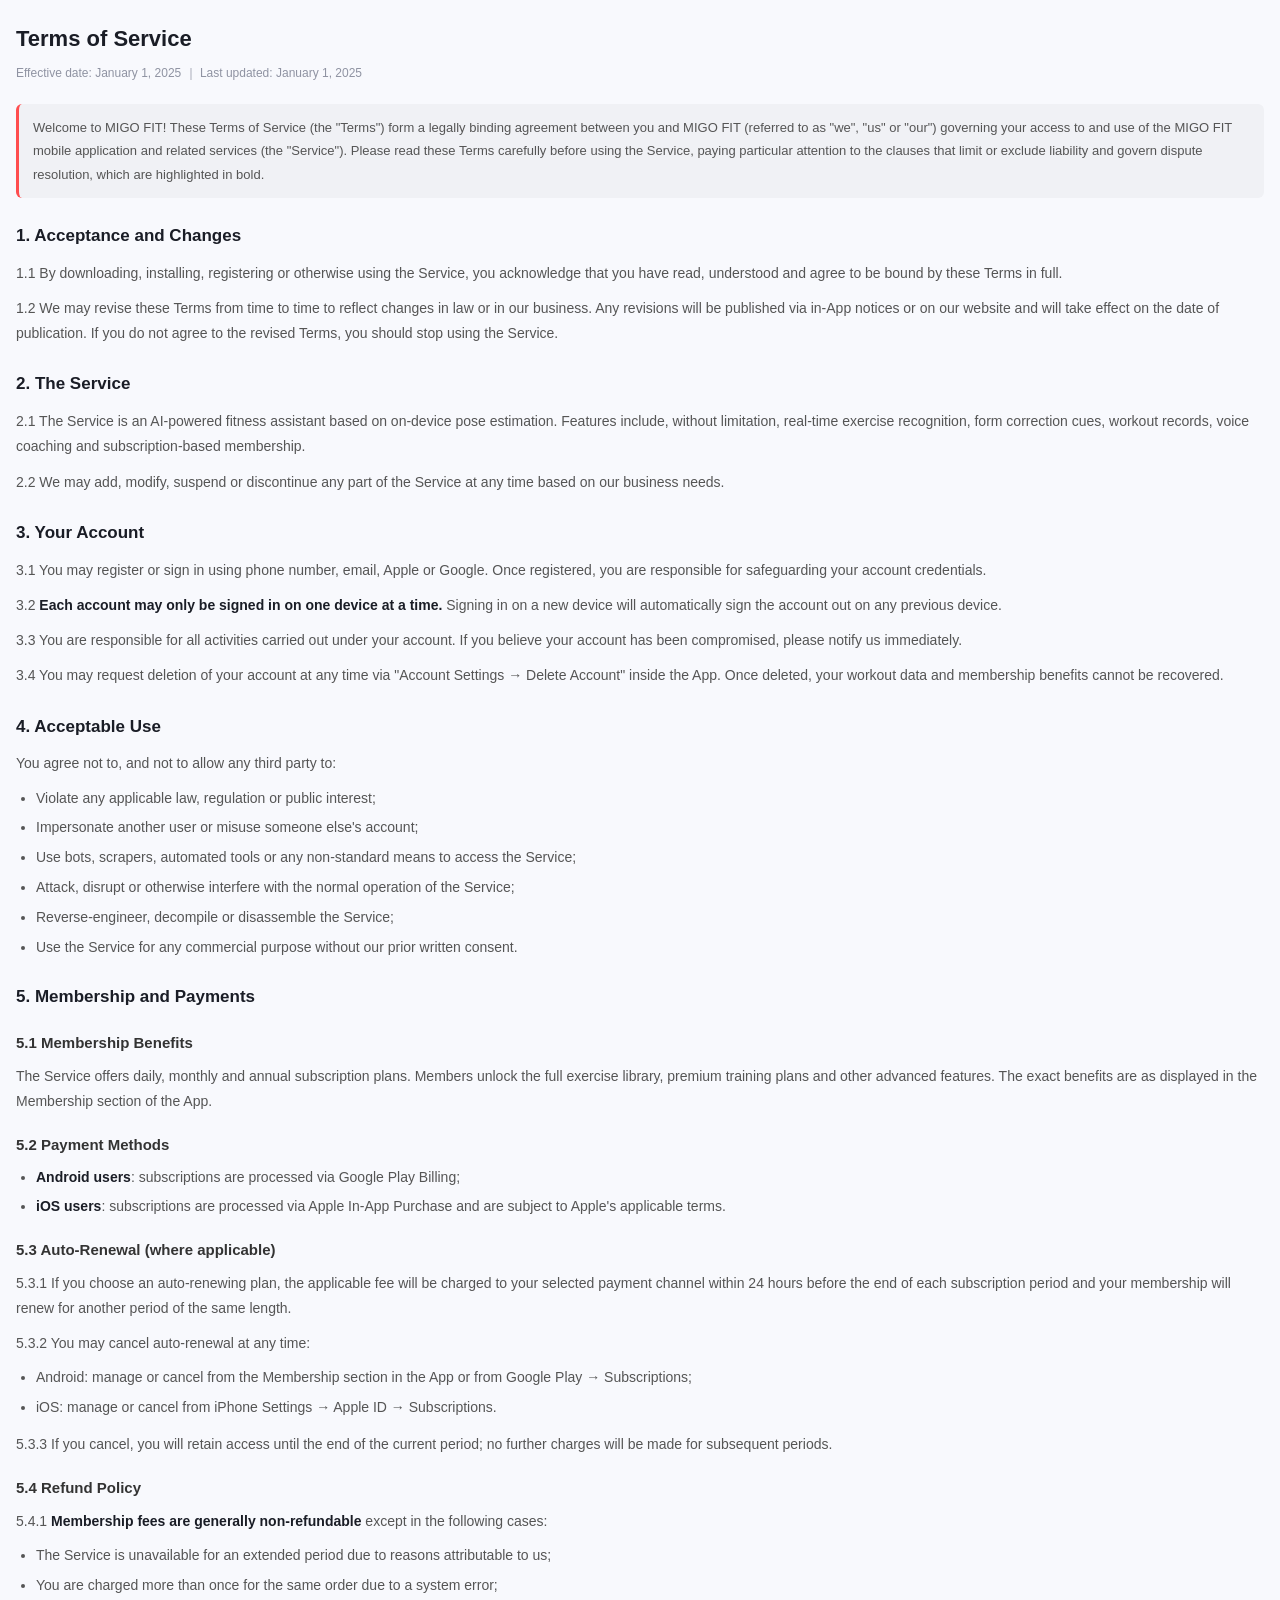
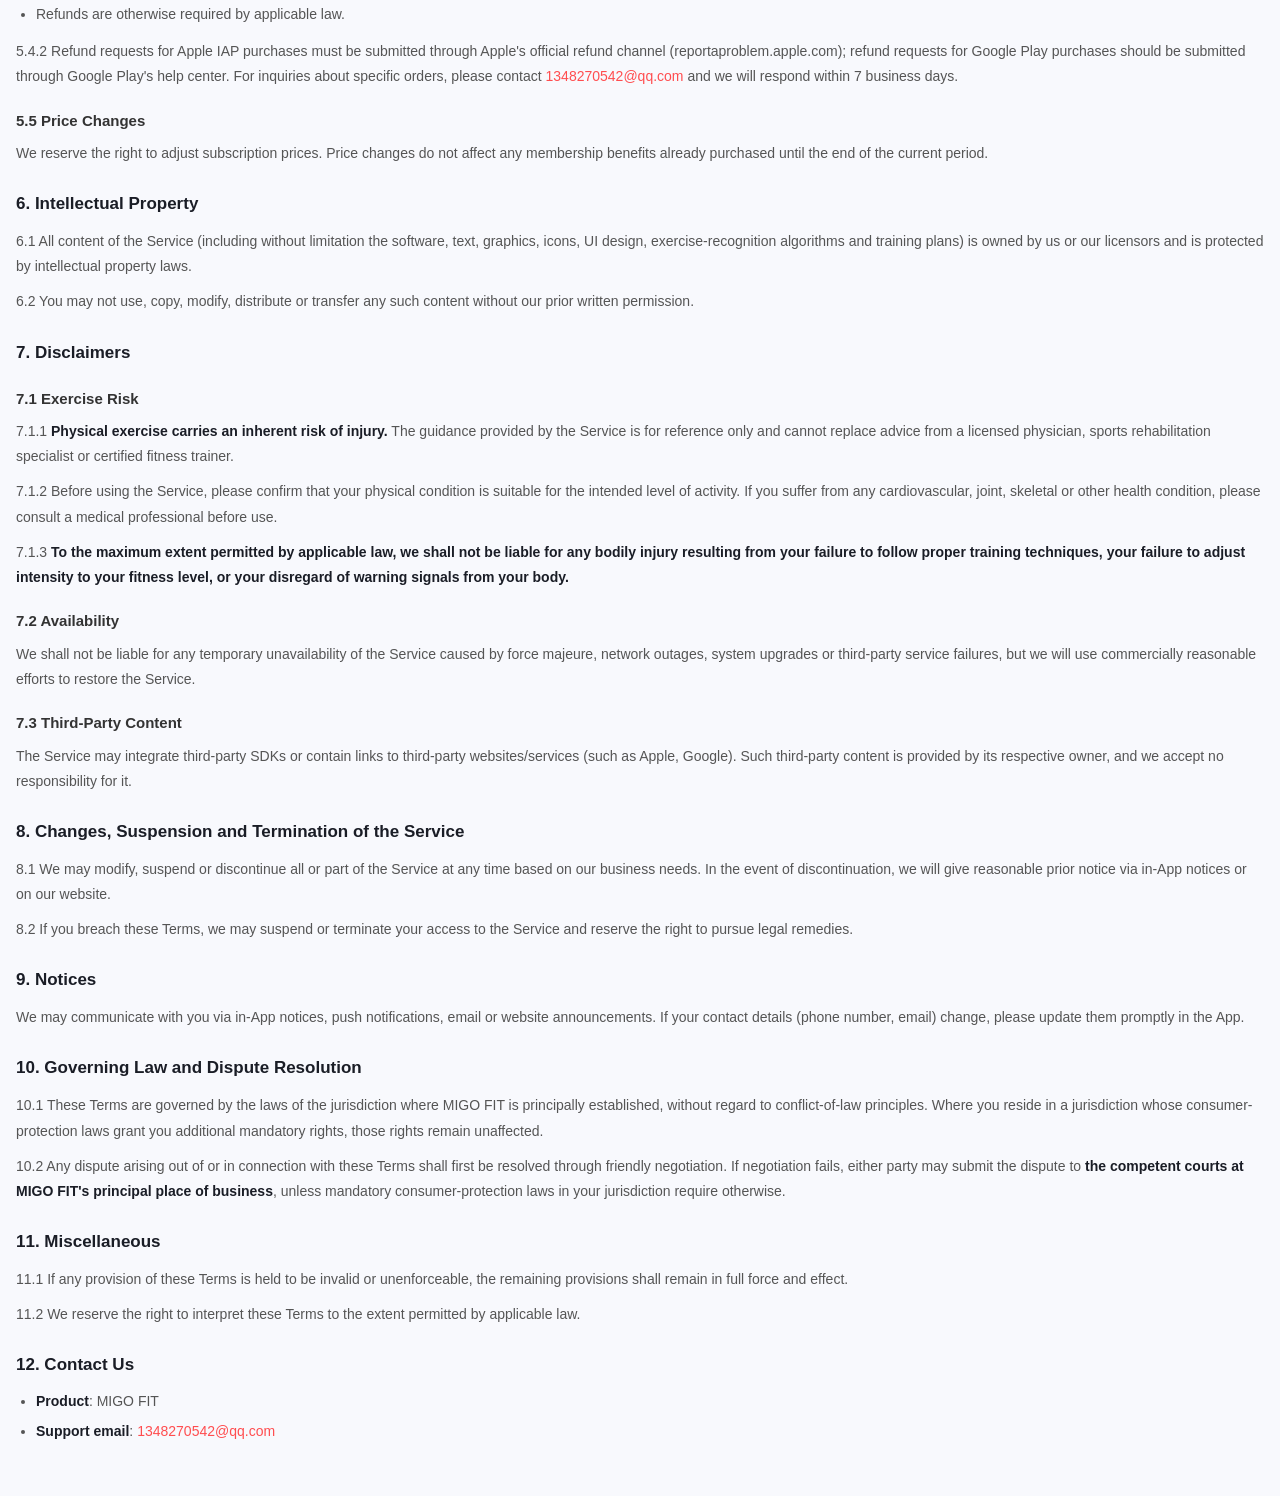
<file: legal/user-agreement-en.html>
<!DOCTYPE html>
<html lang="en">
<head>
  <meta charset="UTF-8" />
  <meta name="viewport" content="width=device-width, initial-scale=1.0, maximum-scale=1.0, user-scalable=no" />
  <title>Terms of Service — MIGO FIT</title>
  <style>
    /* App WebView-specific styles: content only, no site navigation */
    * { margin: 0; padding: 0; box-sizing: border-box; }
    body {
      font-family: -apple-system, BlinkMacSystemFont, "Helvetica Neue", "Segoe UI", Roboto, sans-serif;
      color: #1a1d26;
      background: #f8f9fd;
      line-height: 1.7;
      padding: 20px 16px 40px;
      -webkit-text-size-adjust: 100%;
    }
    h1 {
      font-size: 22px;
      font-weight: 800;
      margin-bottom: 6px;
    }
    .doc-meta {
      color: #8f93a2;
      font-size: 12px;
      margin-bottom: 20px;
    }
    blockquote {
      background: #f0f1f5;
      border-left: 3px solid #FF4D4F;
      padding: 12px 14px;
      margin-bottom: 20px;
      border-radius: 6px;
      font-size: 13px;
      color: #555;
      line-height: 1.8;
    }
    h2 {
      font-size: 17px;
      font-weight: 700;
      margin-top: 24px;
      margin-bottom: 10px;
      color: #1a1d26;
    }
    h3 {
      font-size: 15px;
      font-weight: 600;
      margin-top: 18px;
      margin-bottom: 8px;
      color: #333;
    }
    p {
      font-size: 14px;
      color: #555;
      margin-bottom: 10px;
      line-height: 1.8;
    }
    ul {
      padding-left: 20px;
      margin-bottom: 12px;
    }
    li {
      font-size: 14px;
      color: #555;
      margin-bottom: 6px;
      line-height: 1.7;
    }
    strong { color: #1a1d26; }
    a { color: #FF4D4F; text-decoration: none; }
    a:active { opacity: 0.7; }
  </style>
</head>
<body>

  <h1>Terms of Service</h1>
  <div class="doc-meta">
    Effective date: January 1, 2025 ｜ Last updated: January 1, 2025
  </div>

  <blockquote>
    Welcome to MIGO FIT! These Terms of Service (the "Terms") form a legally binding agreement between you and MIGO FIT (referred to as "we", "us" or "our") governing your access to and use of the MIGO FIT mobile application and related services (the "Service"). Please read these Terms carefully before using the Service, paying particular attention to the clauses that limit or exclude liability and govern dispute resolution, which are highlighted in bold.
  </blockquote>

  <h2>1. Acceptance and Changes</h2>
  <p>1.1 By downloading, installing, registering or otherwise using the Service, you acknowledge that you have read, understood and agree to be bound by these Terms in full.</p>
  <p>1.2 We may revise these Terms from time to time to reflect changes in law or in our business. Any revisions will be published via in-App notices or on our website and will take effect on the date of publication. If you do not agree to the revised Terms, you should stop using the Service.</p>

  <h2>2. The Service</h2>
  <p>2.1 The Service is an AI-powered fitness assistant based on on-device pose estimation. Features include, without limitation, real-time exercise recognition, form correction cues, workout records, voice coaching and subscription-based membership.</p>
  <p>2.2 We may add, modify, suspend or discontinue any part of the Service at any time based on our business needs.</p>

  <h2>3. Your Account</h2>
  <p>3.1 You may register or sign in using phone number, email, Apple or Google. Once registered, you are responsible for safeguarding your account credentials.</p>
  <p>3.2 <strong>Each account may only be signed in on one device at a time.</strong> Signing in on a new device will automatically sign the account out on any previous device.</p>
  <p>3.3 You are responsible for all activities carried out under your account. If you believe your account has been compromised, please notify us immediately.</p>
  <p>3.4 You may request deletion of your account at any time via "Account Settings → Delete Account" inside the App. Once deleted, your workout data and membership benefits cannot be recovered.</p>

  <h2>4. Acceptable Use</h2>
  <p>You agree not to, and not to allow any third party to:</p>
  <ul>
    <li>Violate any applicable law, regulation or public interest;</li>
    <li>Impersonate another user or misuse someone else's account;</li>
    <li>Use bots, scrapers, automated tools or any non-standard means to access the Service;</li>
    <li>Attack, disrupt or otherwise interfere with the normal operation of the Service;</li>
    <li>Reverse-engineer, decompile or disassemble the Service;</li>
    <li>Use the Service for any commercial purpose without our prior written consent.</li>
  </ul>

  <h2>5. Membership and Payments</h2>

  <h3>5.1 Membership Benefits</h3>
  <p>The Service offers daily, monthly and annual subscription plans. Members unlock the full exercise library, premium training plans and other advanced features. The exact benefits are as displayed in the Membership section of the App.</p>

  <h3>5.2 Payment Methods</h3>
  <ul>
    <li><strong>Android users</strong>: subscriptions are processed via Google Play Billing;</li>
    <li><strong>iOS users</strong>: subscriptions are processed via Apple In-App Purchase and are subject to Apple's applicable terms.</li>
  </ul>

  <h3>5.3 Auto-Renewal (where applicable)</h3>
  <p>5.3.1 If you choose an auto-renewing plan, the applicable fee will be charged to your selected payment channel within 24 hours before the end of each subscription period and your membership will renew for another period of the same length.</p>
  <p>5.3.2 You may cancel auto-renewal at any time:</p>
  <ul>
    <li>Android: manage or cancel from the Membership section in the App or from Google Play → Subscriptions;</li>
    <li>iOS: manage or cancel from iPhone Settings → Apple ID → Subscriptions.</li>
  </ul>
  <p>5.3.3 If you cancel, you will retain access until the end of the current period; no further charges will be made for subsequent periods.</p>

  <h3>5.4 Refund Policy</h3>
  <p>5.4.1 <strong>Membership fees are generally non-refundable</strong> except in the following cases:</p>
  <ul>
    <li>The Service is unavailable for an extended period due to reasons attributable to us;</li>
    <li>You are charged more than once for the same order due to a system error;</li>
    <li>Refunds are otherwise required by applicable law.</li>
  </ul>
  <p>5.4.2 Refund requests for Apple IAP purchases must be submitted through Apple's official refund channel (reportaproblem.apple.com); refund requests for Google Play purchases should be submitted through Google Play's help center. For inquiries about specific orders, please contact <a href="mailto:1348270542@qq.com">1348270542@qq.com</a> and we will respond within 7 business days.</p>

  <h3>5.5 Price Changes</h3>
  <p>We reserve the right to adjust subscription prices. Price changes do not affect any membership benefits already purchased until the end of the current period.</p>

  <h2>6. Intellectual Property</h2>
  <p>6.1 All content of the Service (including without limitation the software, text, graphics, icons, UI design, exercise-recognition algorithms and training plans) is owned by us or our licensors and is protected by intellectual property laws.</p>
  <p>6.2 You may not use, copy, modify, distribute or transfer any such content without our prior written permission.</p>

  <h2>7. Disclaimers</h2>

  <h3>7.1 Exercise Risk</h3>
  <p>7.1.1 <strong>Physical exercise carries an inherent risk of injury.</strong> The guidance provided by the Service is for reference only and cannot replace advice from a licensed physician, sports rehabilitation specialist or certified fitness trainer.</p>
  <p>7.1.2 Before using the Service, please confirm that your physical condition is suitable for the intended level of activity. If you suffer from any cardiovascular, joint, skeletal or other health condition, please consult a medical professional before use.</p>
  <p>7.1.3 <strong>To the maximum extent permitted by applicable law, we shall not be liable for any bodily injury resulting from your failure to follow proper training techniques, your failure to adjust intensity to your fitness level, or your disregard of warning signals from your body.</strong></p>

  <h3>7.2 Availability</h3>
  <p>We shall not be liable for any temporary unavailability of the Service caused by force majeure, network outages, system upgrades or third-party service failures, but we will use commercially reasonable efforts to restore the Service.</p>

  <h3>7.3 Third-Party Content</h3>
  <p>The Service may integrate third-party SDKs or contain links to third-party websites/services (such as Apple, Google). Such third-party content is provided by its respective owner, and we accept no responsibility for it.</p>

  <h2>8. Changes, Suspension and Termination of the Service</h2>
  <p>8.1 We may modify, suspend or discontinue all or part of the Service at any time based on our business needs. In the event of discontinuation, we will give reasonable prior notice via in-App notices or on our website.</p>
  <p>8.2 If you breach these Terms, we may suspend or terminate your access to the Service and reserve the right to pursue legal remedies.</p>

  <h2>9. Notices</h2>
  <p>We may communicate with you via in-App notices, push notifications, email or website announcements. If your contact details (phone number, email) change, please update them promptly in the App.</p>

  <h2>10. Governing Law and Dispute Resolution</h2>
  <p>10.1 These Terms are governed by the laws of the jurisdiction where MIGO FIT is principally established, without regard to conflict-of-law principles. Where you reside in a jurisdiction whose consumer-protection laws grant you additional mandatory rights, those rights remain unaffected.</p>
  <p>10.2 Any dispute arising out of or in connection with these Terms shall first be resolved through friendly negotiation. If negotiation fails, either party may submit the dispute to <strong>the competent courts at MIGO FIT's principal place of business</strong>, unless mandatory consumer-protection laws in your jurisdiction require otherwise.</p>

  <h2>11. Miscellaneous</h2>
  <p>11.1 If any provision of these Terms is held to be invalid or unenforceable, the remaining provisions shall remain in full force and effect.</p>
  <p>11.2 We reserve the right to interpret these Terms to the extent permitted by applicable law.</p>

  <h2>12. Contact Us</h2>
  <ul>
    <li><strong>Product</strong>: MIGO FIT</li>
    <li><strong>Support email</strong>: <a href="mailto:1348270542@qq.com">1348270542@qq.com</a></li>
  </ul>

</body>
</html>
</file>
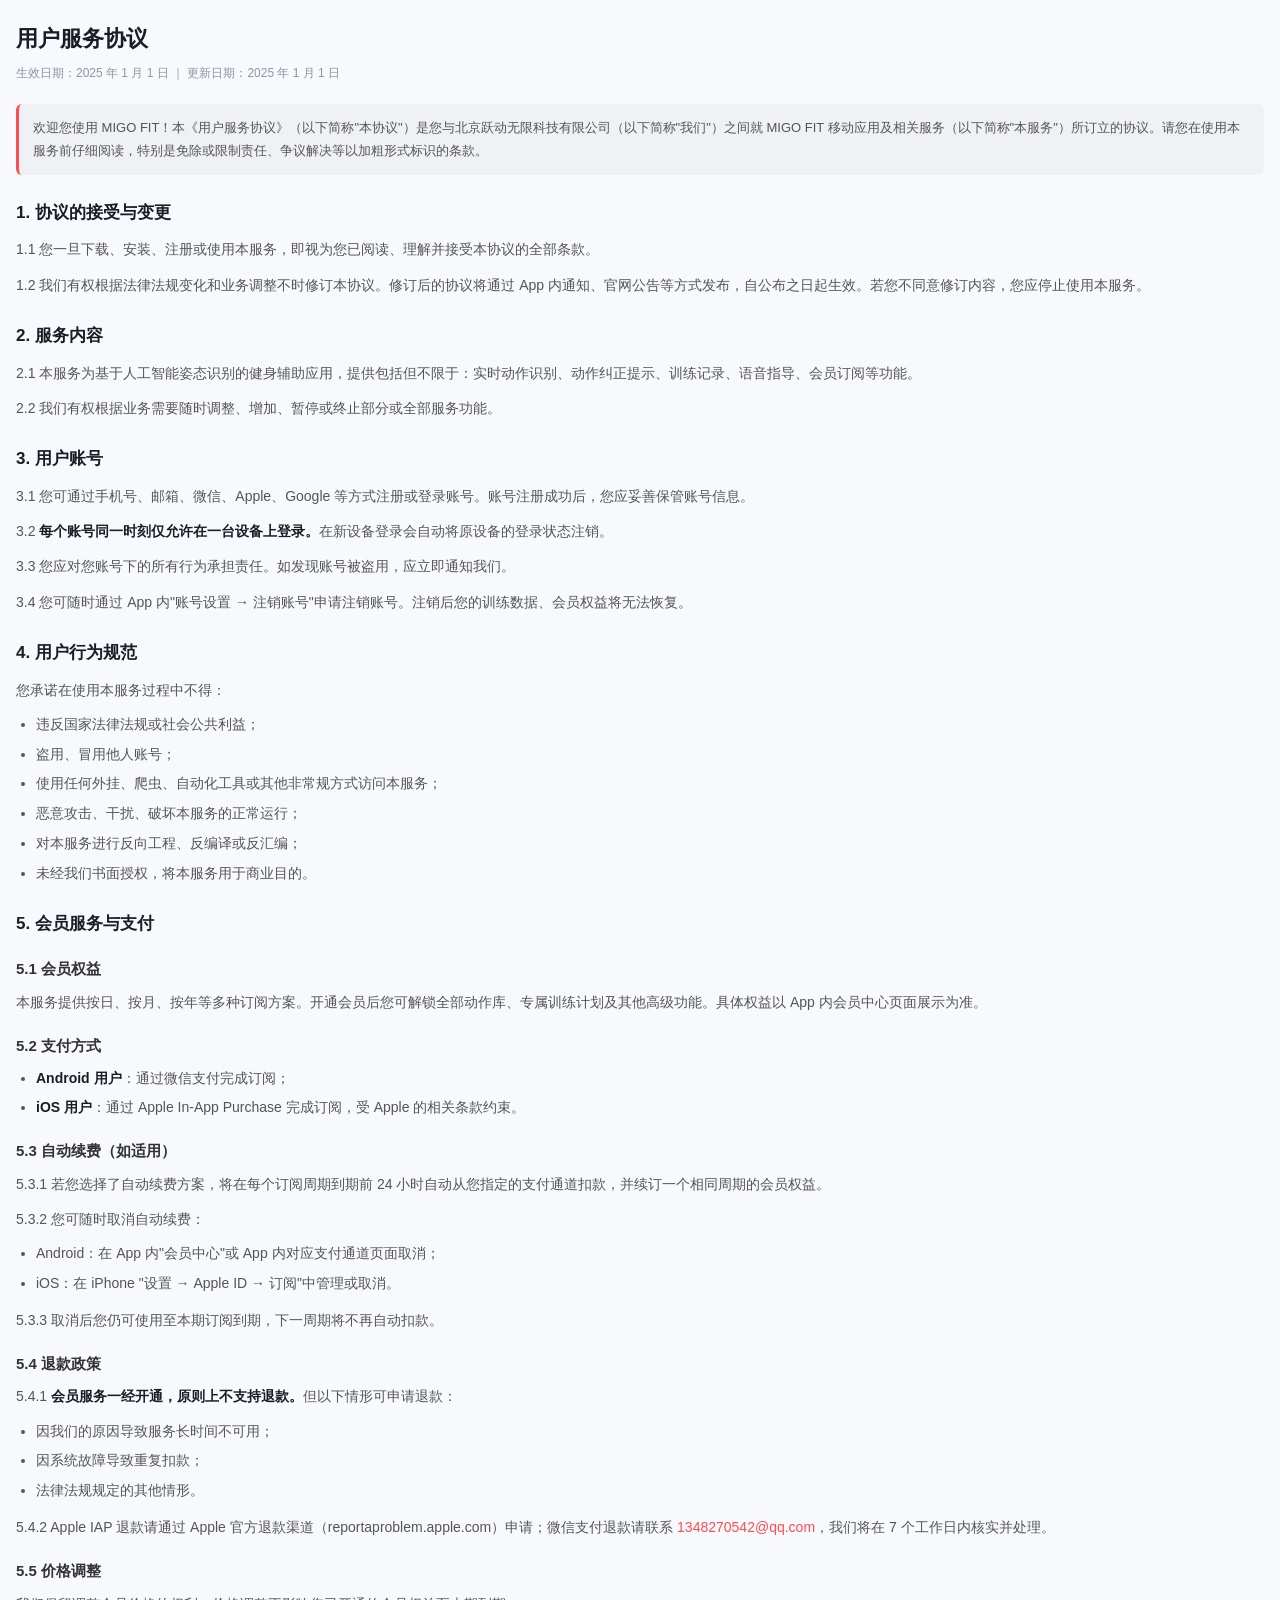
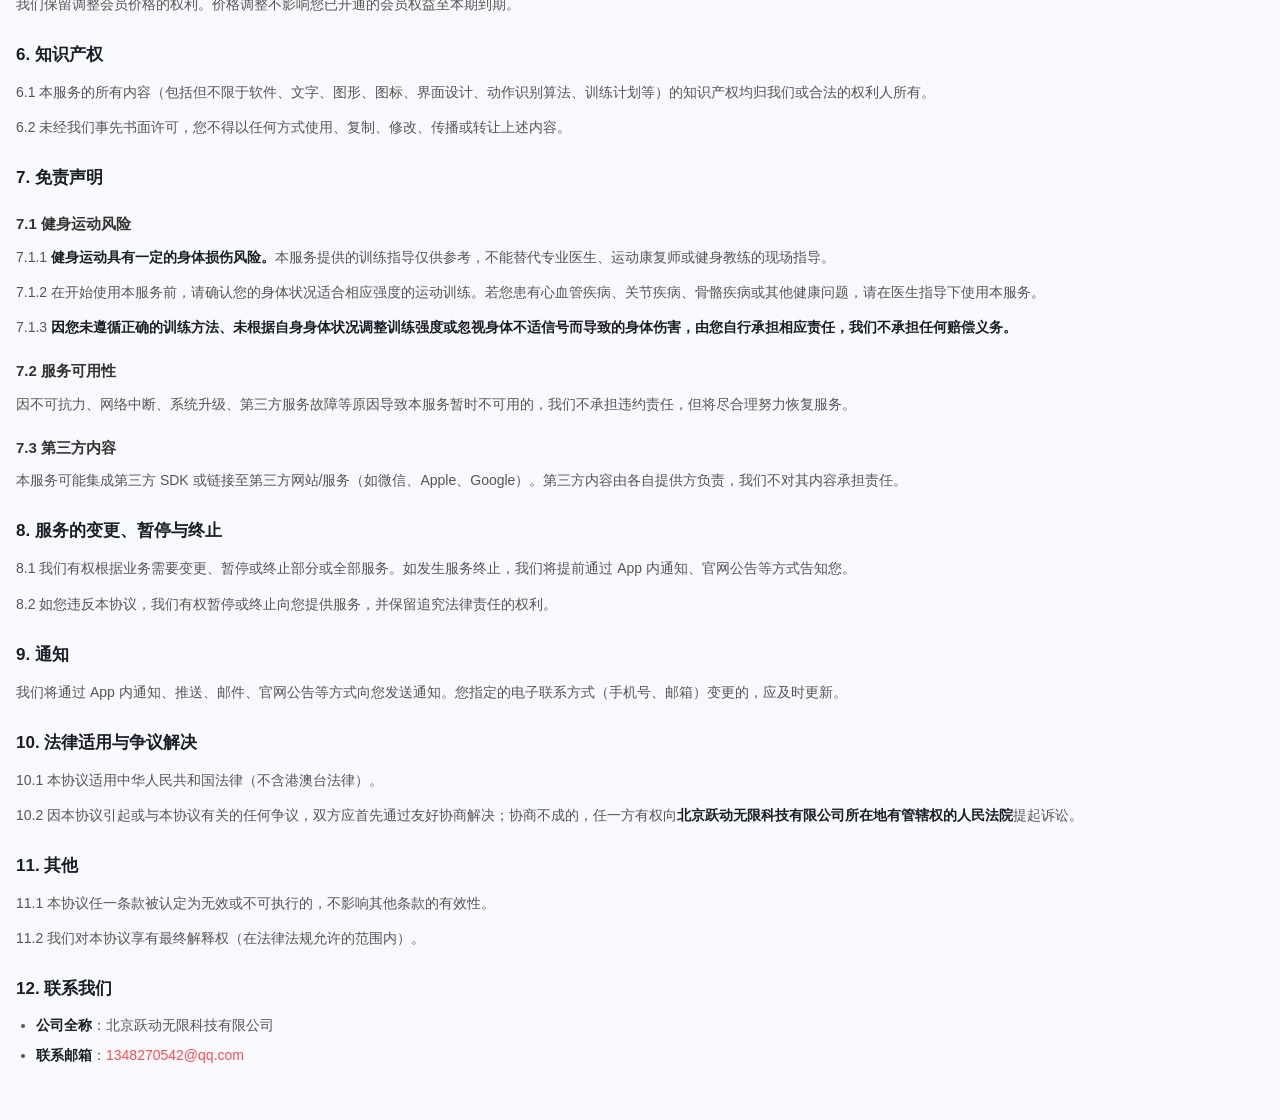
<file: legal/user-agreement.html>
<!DOCTYPE html>
<html lang="zh-CN">
<head>
  <meta charset="UTF-8" />
  <meta name="viewport" content="width=device-width, initial-scale=1.0, maximum-scale=1.0, user-scalable=no" />
  <title>用户服务协议 — MIGO FIT</title>
  <style>
    /* App WebView 专用样式：纯内容，无站点导航 */
    * { margin: 0; padding: 0; box-sizing: border-box; }
    body {
      font-family: -apple-system, BlinkMacSystemFont, "PingFang SC", "Helvetica Neue", "Microsoft YaHei", sans-serif;
      color: #1a1d26;
      background: #f8f9fd;
      line-height: 1.7;
      padding: 20px 16px 40px;
      -webkit-text-size-adjust: 100%;
    }
    h1 {
      font-size: 22px;
      font-weight: 800;
      margin-bottom: 6px;
    }
    .doc-meta {
      color: #8f93a2;
      font-size: 12px;
      margin-bottom: 20px;
    }
    blockquote {
      background: #f0f1f5;
      border-left: 3px solid #FF4D4F;
      padding: 12px 14px;
      margin-bottom: 20px;
      border-radius: 6px;
      font-size: 13px;
      color: #555;
      line-height: 1.8;
    }
    h2 {
      font-size: 17px;
      font-weight: 700;
      margin-top: 24px;
      margin-bottom: 10px;
      color: #1a1d26;
    }
    h3 {
      font-size: 15px;
      font-weight: 600;
      margin-top: 18px;
      margin-bottom: 8px;
      color: #333;
    }
    p {
      font-size: 14px;
      color: #555;
      margin-bottom: 10px;
      line-height: 1.8;
    }
    ul {
      padding-left: 20px;
      margin-bottom: 12px;
    }
    li {
      font-size: 14px;
      color: #555;
      margin-bottom: 6px;
      line-height: 1.7;
    }
    strong { color: #1a1d26; }
    a { color: #FF4D4F; text-decoration: none; }
    a:active { opacity: 0.7; }
  </style>
</head>
<body>

  <h1>用户服务协议</h1>
  <div class="doc-meta">
    生效日期：2025 年 1 月 1 日 ｜ 更新日期：2025 年 1 月 1 日
  </div>

  <blockquote>
    欢迎您使用 MIGO FIT！本《用户服务协议》（以下简称"本协议"）是您与北京跃动无限科技有限公司（以下简称"我们"）之间就 MIGO FIT 移动应用及相关服务（以下简称"本服务"）所订立的协议。请您在使用本服务前仔细阅读，特别是免除或限制责任、争议解决等以加粗形式标识的条款。
  </blockquote>

  <h2>1. 协议的接受与变更</h2>
  <p>1.1 您一旦下载、安装、注册或使用本服务，即视为您已阅读、理解并接受本协议的全部条款。</p>
  <p>1.2 我们有权根据法律法规变化和业务调整不时修订本协议。修订后的协议将通过 App 内通知、官网公告等方式发布，自公布之日起生效。若您不同意修订内容，您应停止使用本服务。</p>

  <h2>2. 服务内容</h2>
  <p>2.1 本服务为基于人工智能姿态识别的健身辅助应用，提供包括但不限于：实时动作识别、动作纠正提示、训练记录、语音指导、会员订阅等功能。</p>
  <p>2.2 我们有权根据业务需要随时调整、增加、暂停或终止部分或全部服务功能。</p>

  <h2>3. 用户账号</h2>
  <p>3.1 您可通过手机号、邮箱、微信、Apple、Google 等方式注册或登录账号。账号注册成功后，您应妥善保管账号信息。</p>
  <p>3.2 <strong>每个账号同一时刻仅允许在一台设备上登录。</strong>在新设备登录会自动将原设备的登录状态注销。</p>
  <p>3.3 您应对您账号下的所有行为承担责任。如发现账号被盗用，应立即通知我们。</p>
  <p>3.4 您可随时通过 App 内"账号设置 → 注销账号"申请注销账号。注销后您的训练数据、会员权益将无法恢复。</p>

  <h2>4. 用户行为规范</h2>
  <p>您承诺在使用本服务过程中不得：</p>
  <ul>
    <li>违反国家法律法规或社会公共利益；</li>
    <li>盗用、冒用他人账号；</li>
    <li>使用任何外挂、爬虫、自动化工具或其他非常规方式访问本服务；</li>
    <li>恶意攻击、干扰、破坏本服务的正常运行；</li>
    <li>对本服务进行反向工程、反编译或反汇编；</li>
    <li>未经我们书面授权，将本服务用于商业目的。</li>
  </ul>

  <h2>5. 会员服务与支付</h2>

  <h3>5.1 会员权益</h3>
  <p>本服务提供按日、按月、按年等多种订阅方案。开通会员后您可解锁全部动作库、专属训练计划及其他高级功能。具体权益以 App 内会员中心页面展示为准。</p>

  <h3>5.2 支付方式</h3>
  <ul>
    <li><strong>Android 用户</strong>：通过微信支付完成订阅；</li>
    <li><strong>iOS 用户</strong>：通过 Apple In-App Purchase 完成订阅，受 Apple 的相关条款约束。</li>
  </ul>

  <h3>5.3 自动续费（如适用）</h3>
  <p>5.3.1 若您选择了自动续费方案，将在每个订阅周期到期前 24 小时自动从您指定的支付通道扣款，并续订一个相同周期的会员权益。</p>
  <p>5.3.2 您可随时取消自动续费：</p>
  <ul>
    <li>Android：在 App 内"会员中心"或 App 内对应支付通道页面取消；</li>
    <li>iOS：在 iPhone "设置 → Apple ID → 订阅"中管理或取消。</li>
  </ul>
  <p>5.3.3 取消后您仍可使用至本期订阅到期，下一周期将不再自动扣款。</p>

  <h3>5.4 退款政策</h3>
  <p>5.4.1 <strong>会员服务一经开通，原则上不支持退款。</strong>但以下情形可申请退款：</p>
  <ul>
    <li>因我们的原因导致服务长时间不可用；</li>
    <li>因系统故障导致重复扣款；</li>
    <li>法律法规规定的其他情形。</li>
  </ul>
  <p>5.4.2 Apple IAP 退款请通过 Apple 官方退款渠道（reportaproblem.apple.com）申请；微信支付退款请联系 <a href="mailto:1348270542@qq.com">1348270542@qq.com</a>，我们将在 7 个工作日内核实并处理。</p>

  <h3>5.5 价格调整</h3>
  <p>我们保留调整会员价格的权利。价格调整不影响您已开通的会员权益至本期到期。</p>

  <h2>6. 知识产权</h2>
  <p>6.1 本服务的所有内容（包括但不限于软件、文字、图形、图标、界面设计、动作识别算法、训练计划等）的知识产权均归我们或合法的权利人所有。</p>
  <p>6.2 未经我们事先书面许可，您不得以任何方式使用、复制、修改、传播或转让上述内容。</p>

  <h2>7. 免责声明</h2>

  <h3>7.1 健身运动风险</h3>
  <p>7.1.1 <strong>健身运动具有一定的身体损伤风险。</strong>本服务提供的训练指导仅供参考，不能替代专业医生、运动康复师或健身教练的现场指导。</p>
  <p>7.1.2 在开始使用本服务前，请确认您的身体状况适合相应强度的运动训练。若您患有心血管疾病、关节疾病、骨骼疾病或其他健康问题，请在医生指导下使用本服务。</p>
  <p>7.1.3 <strong>因您未遵循正确的训练方法、未根据自身身体状况调整训练强度或忽视身体不适信号而导致的身体伤害，由您自行承担相应责任，我们不承担任何赔偿义务。</strong></p>

  <h3>7.2 服务可用性</h3>
  <p>因不可抗力、网络中断、系统升级、第三方服务故障等原因导致本服务暂时不可用的，我们不承担违约责任，但将尽合理努力恢复服务。</p>

  <h3>7.3 第三方内容</h3>
  <p>本服务可能集成第三方 SDK 或链接至第三方网站/服务（如微信、Apple、Google）。第三方内容由各自提供方负责，我们不对其内容承担责任。</p>

  <h2>8. 服务的变更、暂停与终止</h2>
  <p>8.1 我们有权根据业务需要变更、暂停或终止部分或全部服务。如发生服务终止，我们将提前通过 App 内通知、官网公告等方式告知您。</p>
  <p>8.2 如您违反本协议，我们有权暂停或终止向您提供服务，并保留追究法律责任的权利。</p>

  <h2>9. 通知</h2>
  <p>我们将通过 App 内通知、推送、邮件、官网公告等方式向您发送通知。您指定的电子联系方式（手机号、邮箱）变更的，应及时更新。</p>

  <h2>10. 法律适用与争议解决</h2>
  <p>10.1 本协议适用中华人民共和国法律（不含港澳台法律）。</p>
  <p>10.2 因本协议引起或与本协议有关的任何争议，双方应首先通过友好协商解决；协商不成的，任一方有权向<strong>北京跃动无限科技有限公司所在地有管辖权的人民法院</strong>提起诉讼。</p>

  <h2>11. 其他</h2>
  <p>11.1 本协议任一条款被认定为无效或不可执行的，不影响其他条款的有效性。</p>
  <p>11.2 我们对本协议享有最终解释权（在法律法规允许的范围内）。</p>

  <h2>12. 联系我们</h2>
  <ul>
    <li><strong>公司全称</strong>：北京跃动无限科技有限公司</li>
    <li><strong>联系邮箱</strong>：<a href="mailto:1348270542@qq.com">1348270542@qq.com</a></li>
  </ul>

</body>
</html>
</file>
<file: assets/style.css>
/* ===== MIGO FIT Official Website Styles ===== */
/* Brand: MIGO FIT — Your AI Workout MIGO */
/* Design tokens — 与品牌 VI 文档 BRAND.md 对齐 */
:root {
  /* 品牌主渐变: #FF4D4F → #FFA940 (温暖红橙) */
  --color-primary: #FF4D4F;
  --color-primary-dark: #D9363E;
  --color-accent: #FFA940;
  --color-text: #1F1F1F;
  --color-text-secondary: #595959;
  --color-text-tertiary: #8C8C8C;
  --color-bg: #FFFFFF;
  --color-bg-soft: #FAFAFA;
  --color-bg-section: #F5F5F7;
  --color-border: #EAEAEA;
  --gradient-hero: linear-gradient(135deg, #FF4D4F 0%, #FFA940 100%);
  --shadow-card: 0 4px 16px rgba(0, 0, 0, 0.06);
  --shadow-card-hover: 0 8px 24px rgba(0, 0, 0, 0.1);
  --radius-card: 12px;
  --radius-button: 8px;
  --max-width: 1100px;
}

* {
  margin: 0;
  padding: 0;
  box-sizing: border-box;
}

html {
  scroll-behavior: smooth;
}

body {
  font-family: -apple-system, BlinkMacSystemFont, "PingFang SC", "Helvetica Neue",
    Helvetica, "Microsoft YaHei", Arial, sans-serif;
  font-size: 16px;
  line-height: 1.7;
  color: var(--color-text);
  background: var(--color-bg);
  -webkit-font-smoothing: antialiased;
  -moz-osx-font-smoothing: grayscale;
}

a {
  color: var(--color-primary);
  text-decoration: none;
  transition: color 0.2s ease;
}

a:hover {
  color: var(--color-primary-dark);
}

img {
  max-width: 100%;
  height: auto;
}

/* ===== Header / Navigation ===== */
.site-header {
  position: sticky;
  top: 0;
  background: rgba(255, 255, 255, 0.95);
  backdrop-filter: saturate(180%) blur(20px);
  -webkit-backdrop-filter: saturate(180%) blur(20px);
  border-bottom: 1px solid var(--color-border);
  z-index: 100;
}

.nav {
  max-width: var(--max-width);
  margin: 0 auto;
  padding: 0 24px;
  height: 64px;
  display: flex;
  align-items: center;
  justify-content: space-between;
}

.nav-brand {
  display: flex;
  align-items: center;
  gap: 10px;
  font-weight: 700;
  font-size: 20px;
  color: var(--color-text);
}

.nav-brand .logo-svg {
  width: 32px;
  height: 32px;
  display: inline-block;
  vertical-align: middle;
  /* 微弱阴影，让 logo 在浅色 header 上更立体 */
  filter: drop-shadow(0 2px 4px rgba(255, 77, 79, 0.20));
}

.nav-links {
  display: flex;
  gap: 28px;
  list-style: none;
}

.nav-links a {
  color: var(--color-text-secondary);
  font-weight: 500;
  font-size: 15px;
}

.nav-links a:hover {
  color: var(--color-primary);
}

/* ===== Hero ===== */
.hero {
  background: var(--gradient-hero);
  color: #fff;
  padding: 96px 24px 120px;
  text-align: center;
  position: relative;
  overflow: hidden;
}

.hero::before {
  content: "";
  position: absolute;
  inset: 0;
  background: radial-gradient(circle at 20% 30%, rgba(255, 255, 255, 0.15) 0%, transparent 50%),
    radial-gradient(circle at 80% 70%, rgba(255, 255, 255, 0.12) 0%, transparent 50%);
  pointer-events: none;
}

.hero-inner {
  position: relative;
  max-width: 820px;
  margin: 0 auto;
}

.hero h1 {
  font-size: 56px;
  line-height: 1.15;
  font-weight: 800;
  letter-spacing: -1px;
  margin-bottom: 24px;
}

.hero p {
  font-size: 20px;
  opacity: 0.95;
  line-height: 1.6;
  margin-bottom: 40px;
  max-width: 640px;
  margin-left: auto;
  margin-right: auto;
}

.hero-cta {
  display: flex;
  justify-content: center;
  gap: 16px;
  flex-wrap: wrap;
}

.btn {
  display: inline-block;
  padding: 14px 32px;
  border-radius: var(--radius-button);
  font-size: 16px;
  font-weight: 600;
  transition: transform 0.2s ease, box-shadow 0.2s ease;
  cursor: pointer;
  border: none;
}

.btn-primary {
  background: #fff;
  color: var(--color-primary);
}

.btn-primary:hover {
  transform: translateY(-2px);
  box-shadow: 0 8px 24px rgba(0, 0, 0, 0.18);
  color: var(--color-primary-dark);
}

.btn-outline {
  background: transparent;
  color: #fff;
  border: 2px solid rgba(255, 255, 255, 0.6);
}

.btn-outline:hover {
  transform: translateY(-2px);
  border-color: #fff;
  color: #fff;
}

/* ===== Section ===== */
.section {
  padding: 96px 24px;
}

.section-inner {
  max-width: var(--max-width);
  margin: 0 auto;
}

.section-soft {
  background: var(--color-bg-soft);
}

.section-section {
  background: var(--color-bg-section);
}

.section-title {
  text-align: center;
  margin-bottom: 56px;
}

.section-title h2 {
  font-size: 38px;
  font-weight: 800;
  letter-spacing: -0.5px;
  margin-bottom: 12px;
}

.section-title p {
  color: var(--color-text-secondary);
  font-size: 17px;
}

/* ===== Features Grid ===== */
.features-grid {
  display: grid;
  grid-template-columns: repeat(auto-fit, minmax(280px, 1fr));
  gap: 24px;
}

.feature-card {
  background: #fff;
  padding: 32px 28px;
  border-radius: var(--radius-card);
  box-shadow: var(--shadow-card);
  border: 1px solid var(--color-border);
  transition: box-shadow 0.2s ease, transform 0.2s ease;
}

.feature-card:hover {
  box-shadow: var(--shadow-card-hover);
  transform: translateY(-4px);
}

.feature-icon {
  width: 48px;
  height: 48px;
  border-radius: 12px;
  background: linear-gradient(135deg, #FFE0E0 0%, #FFE9D6 100%);
  display: inline-flex;
  align-items: center;
  justify-content: center;
  font-size: 24px;
  margin-bottom: 20px;
}

.feature-card h3 {
  font-size: 19px;
  font-weight: 700;
  margin-bottom: 10px;
}

.feature-card p {
  color: var(--color-text-secondary);
  font-size: 15px;
  line-height: 1.7;
}

/* ===== About / Stats ===== */
.about-grid {
  display: grid;
  grid-template-columns: repeat(auto-fit, minmax(200px, 1fr));
  gap: 32px;
  text-align: center;
}

.stat {
  padding: 24px 16px;
}

.stat-num {
  font-size: 44px;
  font-weight: 800;
  background: var(--gradient-hero);
  -webkit-background-clip: text;
  background-clip: text;
  -webkit-text-fill-color: transparent;
  margin-bottom: 8px;
  display: block;
}

.stat-label {
  color: var(--color-text-secondary);
  font-size: 15px;
}

/* ===== Footer ===== */
.site-footer {
  background: #1F1F1F;
  color: #BFBFBF;
  padding: 64px 24px 32px;
}

.footer-inner {
  max-width: var(--max-width);
  margin: 0 auto;
}

.footer-grid {
  display: grid;
  grid-template-columns: 2fr 1fr 1fr 1fr;
  gap: 48px;
  margin-bottom: 48px;
}

.footer-brand h3 {
  color: #fff;
  font-size: 18px;
  font-weight: 700;
  margin-bottom: 12px;
}

.footer-brand p {
  font-size: 14px;
  line-height: 1.7;
  max-width: 280px;
}

.footer-col h4 {
  color: #fff;
  font-size: 14px;
  font-weight: 600;
  text-transform: uppercase;
  letter-spacing: 1px;
  margin-bottom: 18px;
}

.footer-col ul {
  list-style: none;
}

.footer-col li {
  margin-bottom: 10px;
}

.footer-col a {
  color: #BFBFBF;
  font-size: 14px;
}

.footer-col a:hover {
  color: #fff;
}

.footer-bottom {
  border-top: 1px solid #2A2A2A;
  padding-top: 24px;
  text-align: center;
  font-size: 13px;
  color: #8C8C8C;
  line-height: 1.8;
}

.footer-bottom a {
  color: #BFBFBF;
}

/* ICP 备案号占位（备案完成后去掉 .icp-placeholder class 并填入真号即可） */
.icp-placeholder {
  color: #595959;
  font-style: italic;
  opacity: 0.7;
}

/* ===== Document Page (privacy / terms) ===== */
.doc-page {
  max-width: 820px;
  margin: 0 auto;
  padding: 64px 24px 96px;
}

.doc-page h1 {
  font-size: 36px;
  font-weight: 800;
  margin-bottom: 12px;
  letter-spacing: -0.5px;
}

.doc-meta {
  color: var(--color-text-tertiary);
  font-size: 14px;
  margin-bottom: 40px;
  padding-bottom: 24px;
  border-bottom: 1px solid var(--color-border);
}

.doc-page h2 {
  font-size: 22px;
  font-weight: 700;
  margin-top: 40px;
  margin-bottom: 16px;
  color: var(--color-text);
}

.doc-page h3 {
  font-size: 17px;
  font-weight: 600;
  margin-top: 24px;
  margin-bottom: 12px;
  color: var(--color-text);
}

.doc-page p,
.doc-page li {
  font-size: 15px;
  line-height: 1.85;
  color: var(--color-text-secondary);
  margin-bottom: 12px;
}

.doc-page ul,
.doc-page ol {
  padding-left: 24px;
  margin-bottom: 16px;
}

.doc-page strong {
  color: var(--color-text);
}

.doc-page blockquote {
  border-left: 4px solid var(--color-primary);
  padding: 12px 20px;
  margin: 20px 0;
  background: var(--color-bg-soft);
  color: var(--color-text-secondary);
  font-size: 15px;
  border-radius: 0 8px 8px 0;
}

.doc-page table {
  width: 100%;
  border-collapse: collapse;
  margin: 20px 0;
  font-size: 14px;
}

.doc-page th,
.doc-page td {
  padding: 12px 16px;
  border: 1px solid var(--color-border);
  text-align: left;
}

.doc-page th {
  background: var(--color-bg-soft);
  font-weight: 600;
  color: var(--color-text);
}

/* ===== Contact Page ===== */
.contact-grid {
  display: grid;
  grid-template-columns: repeat(auto-fit, minmax(280px, 1fr));
  gap: 24px;
  margin-top: 40px;
}

.contact-card {
  background: #fff;
  padding: 32px;
  border-radius: var(--radius-card);
  border: 1px solid var(--color-border);
  box-shadow: var(--shadow-card);
}

.contact-card h3 {
  font-size: 17px;
  font-weight: 700;
  margin-bottom: 16px;
  color: var(--color-text);
}

.contact-card p {
  color: var(--color-text-secondary);
  font-size: 15px;
  line-height: 1.8;
  margin-bottom: 8px;
}

.contact-card .contact-value {
  color: var(--color-primary);
  font-weight: 600;
  font-size: 17px;
}

/* ===== How It Works ===== */
.steps-grid {
  display: grid;
  grid-template-columns: repeat(auto-fit, minmax(220px, 1fr));
  gap: 32px;
  counter-reset: step-counter;
}

.step-card {
  text-align: center;
  padding: 32px 20px;
  position: relative;
}

.step-num {
  display: inline-flex;
  align-items: center;
  justify-content: center;
  width: 48px;
  height: 48px;
  border-radius: 50%;
  background: var(--gradient-hero);
  color: #fff;
  font-size: 20px;
  font-weight: 800;
  margin-bottom: 20px;
}

.step-card h3 {
  font-size: 18px;
  font-weight: 700;
  margin-bottom: 10px;
}

.step-card p {
  color: var(--color-text-secondary);
  font-size: 15px;
  line-height: 1.7;
}

/* 步骤之间的箭头连接线（仅桌面端显示） */
.step-arrow {
  display: none;
}

@media (min-width: 769px) {
  .steps-grid {
    grid-template-columns: repeat(4, 1fr);
    align-items: start;
  }
  .step-arrow {
    display: flex;
    align-items: center;
    justify-content: center;
    font-size: 24px;
    color: var(--color-text-tertiary);
    padding-top: 40px;
  }
}

/* ===== Download CTA ===== */
.download-section {
  background: var(--gradient-hero);
  color: #fff;
  text-align: center;
  padding: 80px 24px;
}

.download-section h2 {
  font-size: 36px;
  font-weight: 800;
  margin-bottom: 16px;
}

.download-section p {
  font-size: 18px;
  opacity: 0.92;
  margin-bottom: 36px;
  max-width: 560px;
  margin-left: auto;
  margin-right: auto;
}

.download-badges {
  display: flex;
  justify-content: center;
  gap: 16px;
  flex-wrap: wrap;
}

.badge-btn {
  display: inline-flex;
  align-items: center;
  gap: 10px;
  background: rgba(255, 255, 255, 0.18);
  border: 2px solid rgba(255, 255, 255, 0.5);
  color: #fff;
  padding: 14px 28px;
  border-radius: var(--radius-button);
  font-size: 16px;
  font-weight: 600;
  transition: background 0.2s ease, transform 0.2s ease;
  cursor: pointer;
  text-decoration: none;
}

.badge-btn:hover {
  background: rgba(255, 255, 255, 0.28);
  transform: translateY(-2px);
  color: #fff;
}

.badge-btn .badge-icon {
  font-size: 22px;
}

.badge-btn .badge-label {
  text-align: left;
  line-height: 1.2;
}

.badge-btn .badge-small {
  font-size: 11px;
  font-weight: 400;
  opacity: 0.85;
  display: block;
}

/* ===== Mobile Nav (Pure CSS hamburger — checkbox hack) ===== */
.nav-toggle {
  display: none; /* 隐藏 checkbox */
}

.nav-hamburger {
  display: none; /* 桌面端隐藏汉堡按钮 */
}

/* ===== Responsive ===== */
@media (max-width: 768px) {
  /* 汉堡菜单按钮 */
  .nav-hamburger {
    display: flex;
    flex-direction: column;
    justify-content: center;
    gap: 5px;
    width: 32px;
    height: 32px;
    cursor: pointer;
    z-index: 110;
    padding: 4px;
  }
  .nav-hamburger span {
    display: block;
    width: 100%;
    height: 2px;
    background: var(--color-text);
    border-radius: 2px;
    transition: transform 0.3s ease, opacity 0.3s ease;
  }
  /* 打开时：第1条旋转45度，第2条隐藏，第3条旋转-45度 → X 形 */
  .nav-toggle:checked ~ .nav-hamburger span:nth-child(1) {
    transform: translateY(7px) rotate(45deg);
  }
  .nav-toggle:checked ~ .nav-hamburger span:nth-child(2) {
    opacity: 0;
  }
  .nav-toggle:checked ~ .nav-hamburger span:nth-child(3) {
    transform: translateY(-7px) rotate(-45deg);
  }

  /* 移动端下拉菜单 */
  .nav-links {
    display: flex;
    flex-direction: column;
    position: absolute;
    top: 64px;
    left: 0;
    right: 0;
    background: rgba(255, 255, 255, 0.98);
    backdrop-filter: saturate(180%) blur(20px);
    -webkit-backdrop-filter: saturate(180%) blur(20px);
    border-bottom: 1px solid var(--color-border);
    padding: 16px 24px;
    gap: 0;
    box-shadow: 0 8px 24px rgba(0, 0, 0, 0.08);
    /* 默认隐藏 */
    max-height: 0;
    overflow: hidden;
    padding: 0 24px;
    opacity: 0;
    transition: max-height 0.35s ease, opacity 0.3s ease, padding 0.35s ease;
  }
  .nav-links li {
    border-bottom: 1px solid var(--color-border);
  }
  .nav-links li:last-child {
    border-bottom: none;
  }
  .nav-links a {
    display: block;
    padding: 14px 0;
    font-size: 16px;
  }

  /* checkbox 选中时展开菜单 */
  .nav-toggle:checked ~ .nav-links {
    max-height: 400px;
    padding: 8px 24px;
    opacity: 1;
  }

  .hero {
    padding: 64px 24px 80px;
  }
  .hero h1 {
    font-size: 36px;
  }
  .hero p {
    font-size: 17px;
  }
  .section {
    padding: 64px 24px;
  }
  .section-title h2 {
    font-size: 28px;
  }
  .footer-grid {
    grid-template-columns: 1fr;
    gap: 32px;
  }
  .doc-page h1 {
    font-size: 28px;
  }
  .download-section h2 {
    font-size: 28px;
  }
  .download-section p {
    font-size: 16px;
  }
}
</file>
